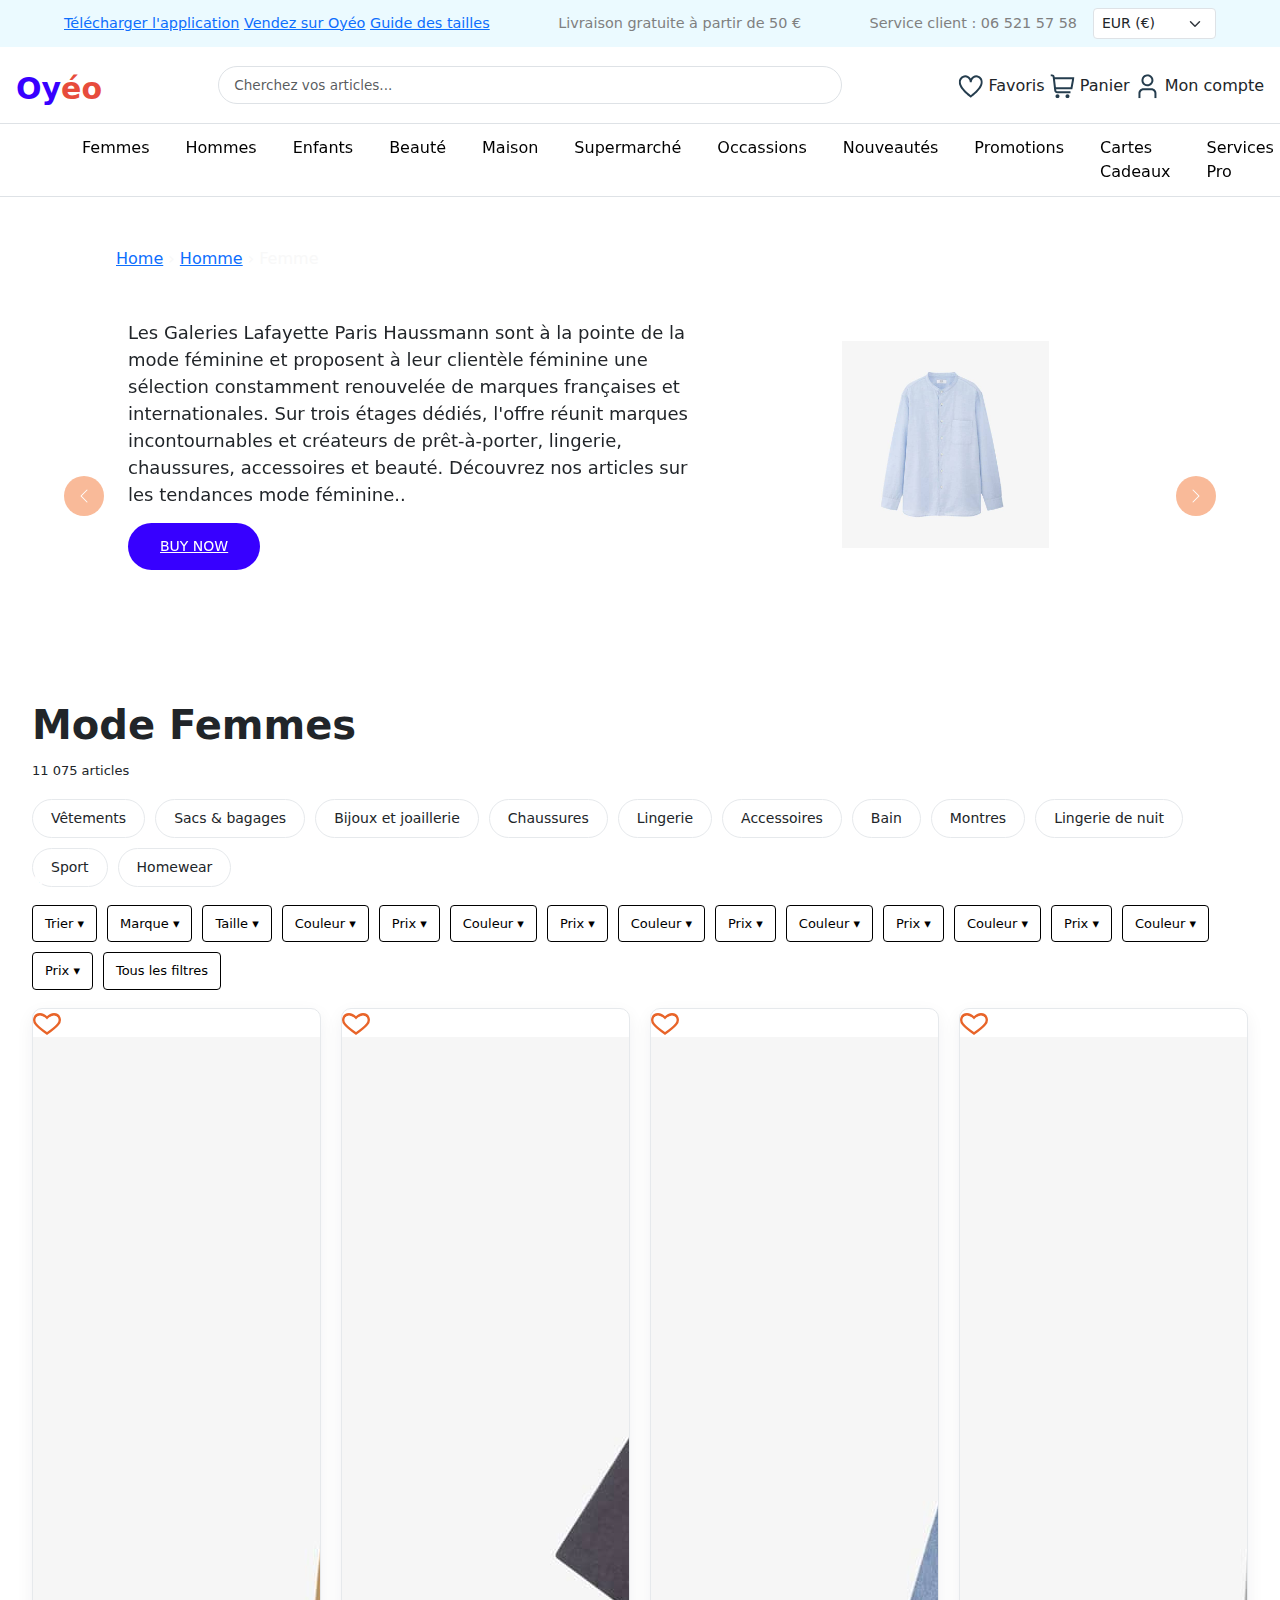
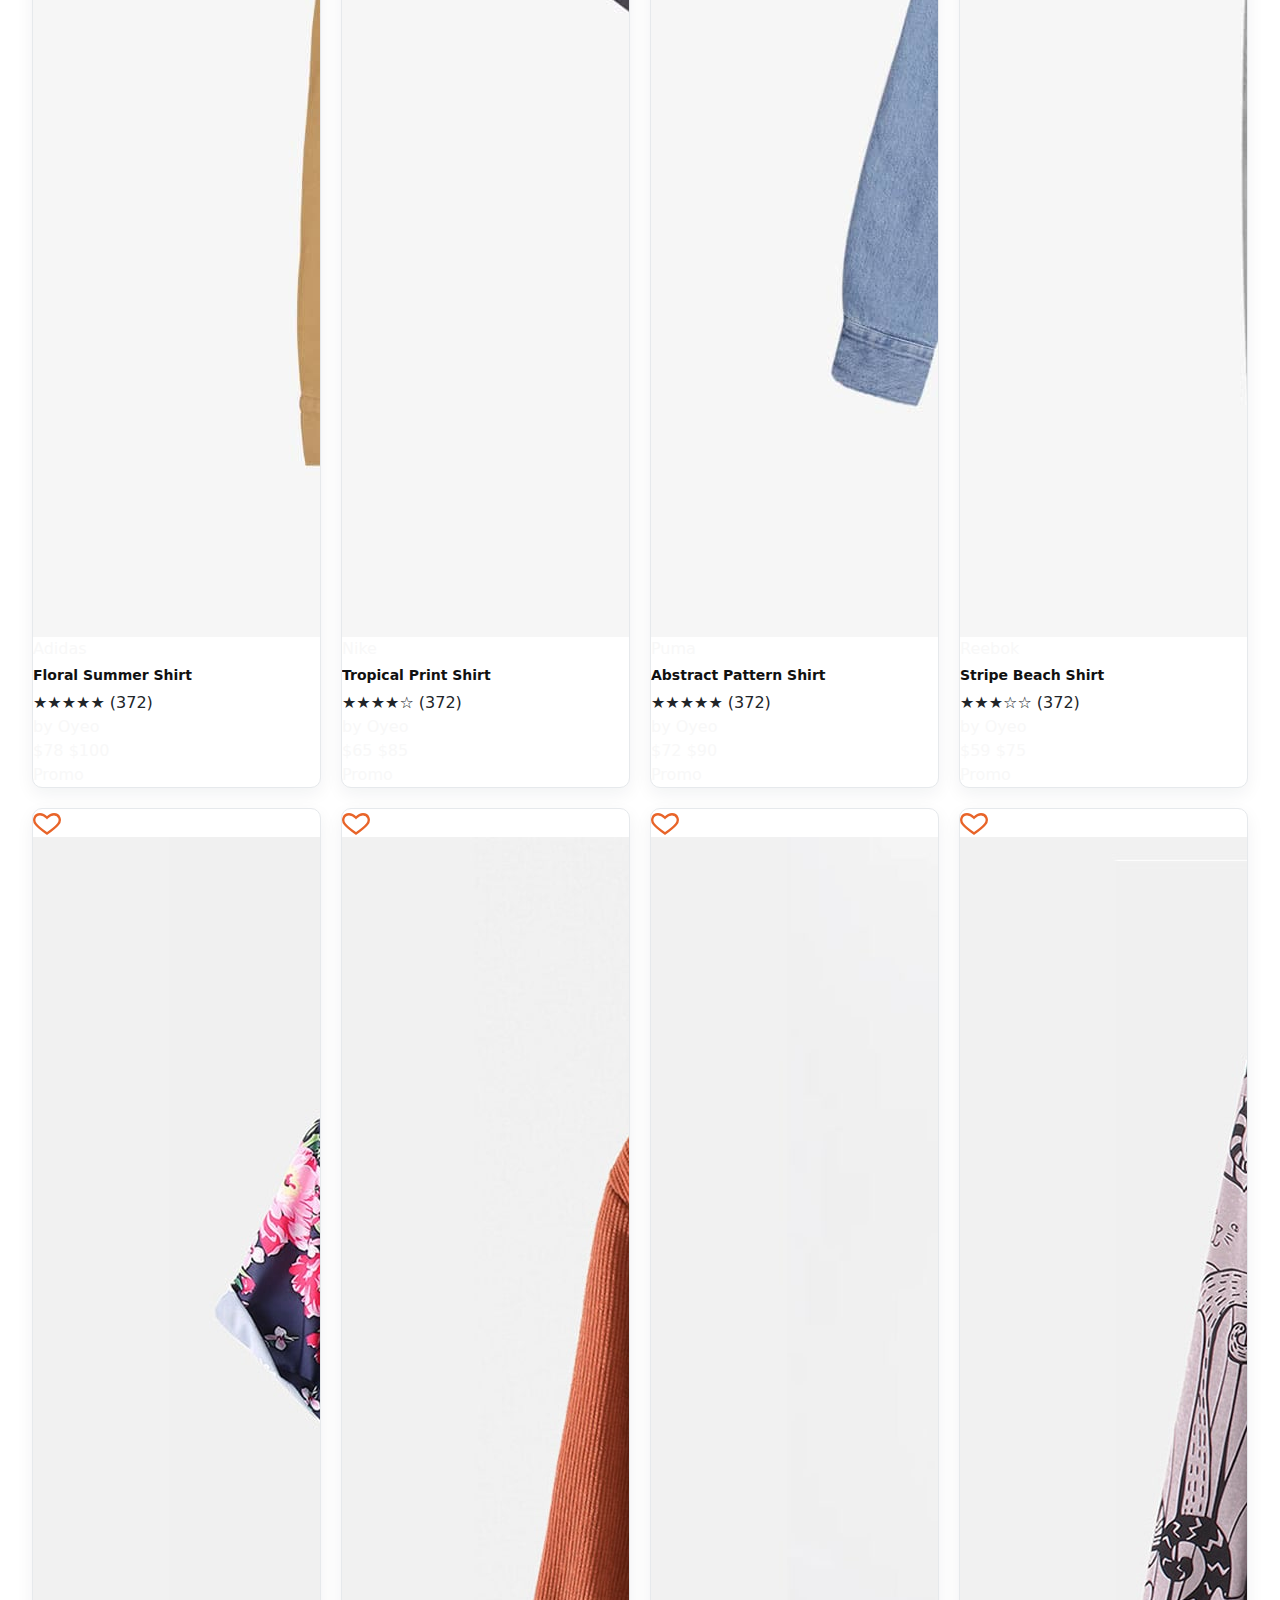
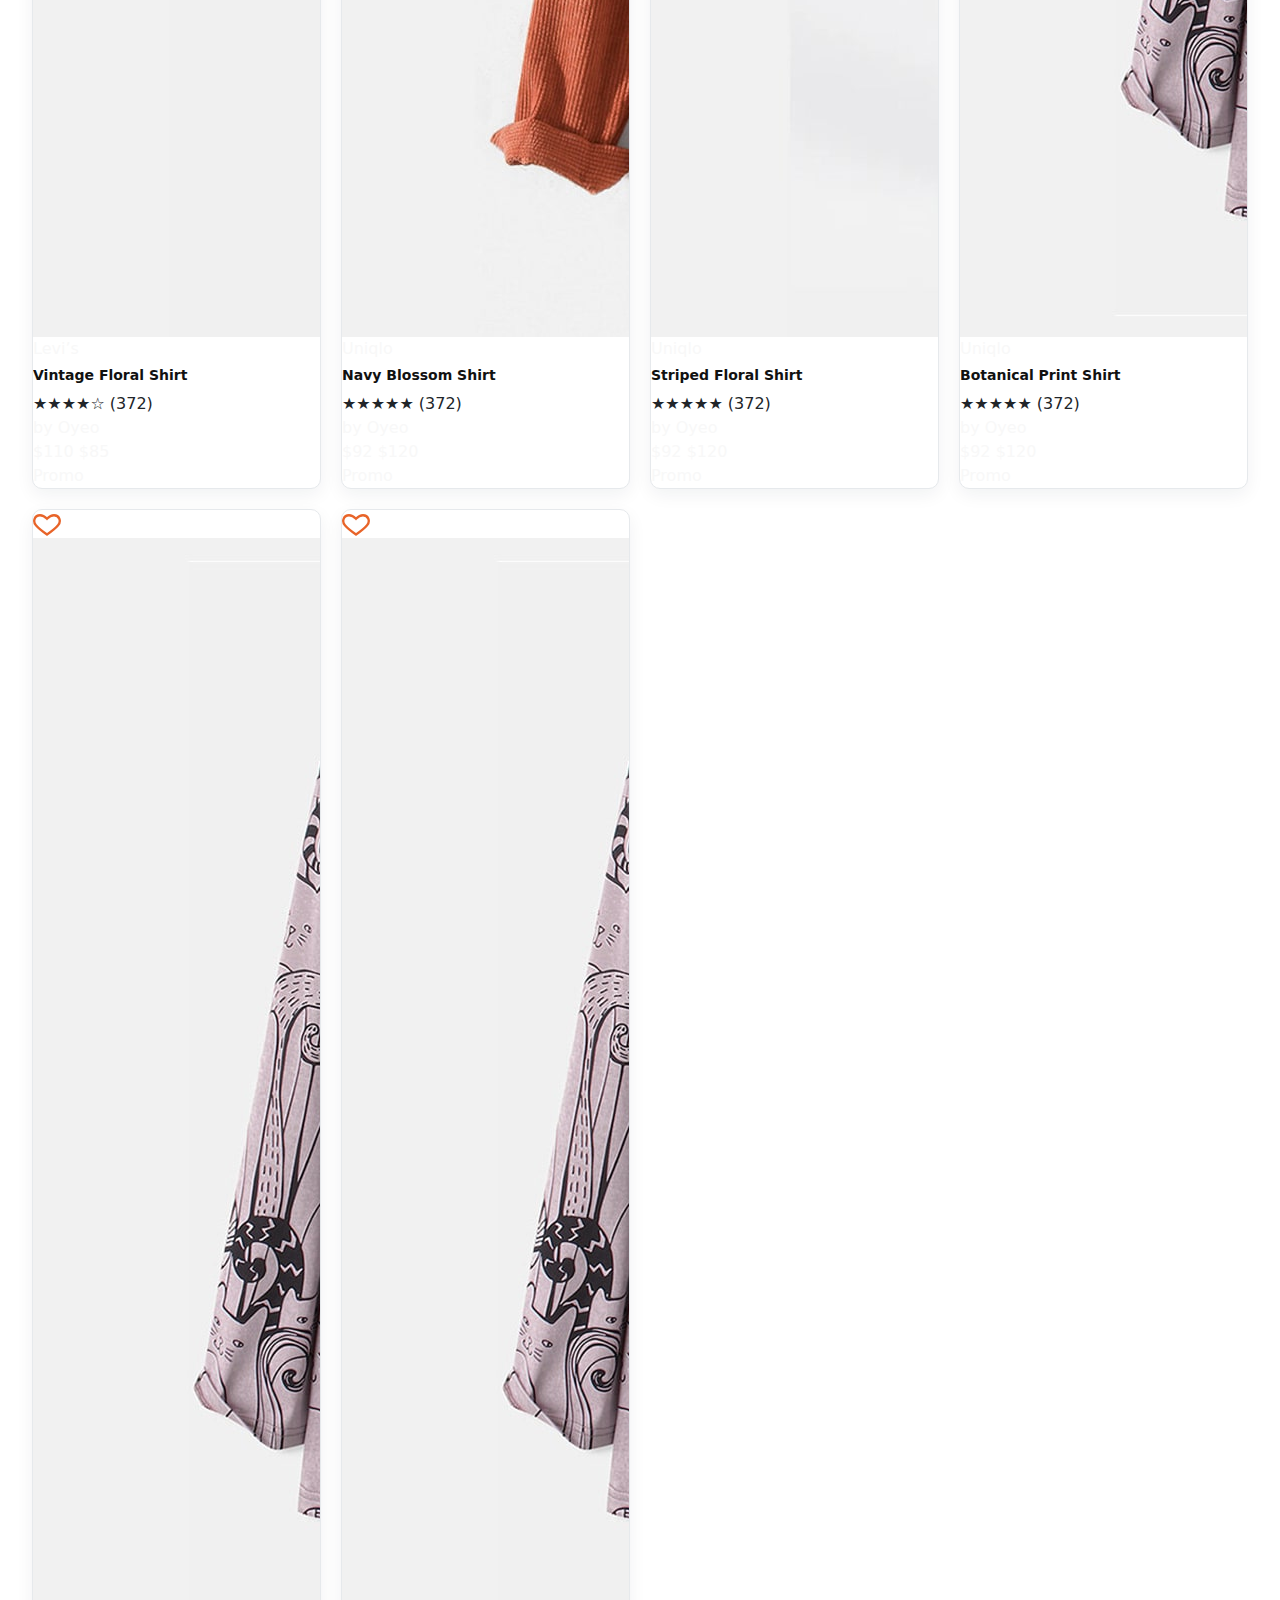
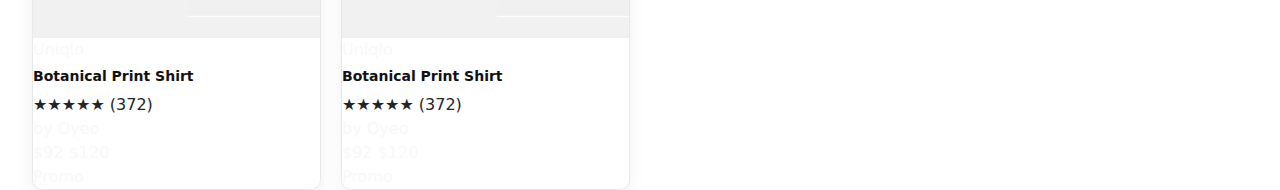
<file: categorie.html>
<!DOCTYPE html>
<html lang="en">

<head>
    <meta charset="UTF-8">
    <meta name="viewport" content="width=device-width, initial-scale=1.0">
    <title>Oyeo - home</title>
    <!-- CDN -->

    <link rel="stylesheet" href="https://cdnjs.cloudflare.com/ajax/libs/font-awesome/6.5.0/css/all.min.css">
    <link href="https://cdn.jsdelivr.net/npm/bootstrap@5.3.3/dist/css/bootstrap.min.css" rel="stylesheet">
    <script src="https://cdn.jsdelivr.net/npm/bootstrap@5.3.3/dist/js/bootstrap.bundle.min.js"></script>
    <script src="//cdnjs.cloudflare.com/ajax/libs/jquery/3.2.1/jquery.min.js"></script>

    <link href="https://raw.githubusercontent.com/daneden/animate.css/master/animate.css" rel="stylesheet">

    <!-- own css -->
     <link rel="stylesheet" href="assets1/dwn/bootstrap/bootstrap.min.css">
    <link rel="stylesheet" href="./assets1/own/custom_color.css">
    <link rel="stylesheet" href="./assets1/own/custom_font.css">
    <link rel="stylesheet" href="./assets1/own/custom_navigation.css">
    <link rel="stylesheet" href="./assets1/own/custom_categorie.css">
    <link rel="stylesheet" href="me.css">
    <link rel="stylesheet" href="style_cat.css">
</head>

<body>
    <!-- Top thin promo bar -->
<div class="topbar">
  <div class="bloc_container_1 d-flex justify-content-between align-items-center py-2">
    <!-- Liens gauche -->
    <div class="lienshaut">
      <a href="#">Télécharger l'application</a>
      <a href="#">Vendez sur Oyéo</a>
      <a href="#">Guide des tailles</a>
    </div>

    <!-- Bloc central : livraison -->
    <div id="livraison-bloc" class="livraison-bloc">
      Livraison gratuite à partir de 50 €</span>
    </div>

    <!-- Bloc droit : service client, langue, devise -->
    <div class="d-flex align-items-center gap-3">
      <div class="service-client">Service client : 06 521 57 58</div>

      <!-- Devise -->
      <div class="devise-choix d-flex align-items-center">
        <select id="select-devise" class="form-select form-select-sm">
          <option value="EUR">EUR (€)</option>
          <option value="USD">USD ($)</option>
          <option value="XAF">XAF (FCFA)</option>
        </select>
      </div>
    </div>
  </div>
</div>


  <!-- ☰ Menu Header with logo, search and actions -->
  <header class="container mainHeader  ">
    <div class="mainHeader-inner d-flex justify-content-between align-items-center py-2">
      <div class="logo " aria-label="logo">
        <span class="dot" style="font-size: 30px;">Oy</span><span style="color: #e74c3c; font-size: 30px;">éo</span>
      </div>

      <div class="blocsearch  ">
        <!-- simple search input -->
        <!-- <i class="fi-rs-search"></i> -->
        <input type="search" class="form-control w-100" placeholder="Cherchez vos articles..." id="searchInput" />

      </div>

      <div class="actions" aria-hidden="false">
        <div class="icon"><span class="icon_file"><img src="./assets/imgs/icons/icon-heart.svg" alt=""></span> Favoris</div>
        <div class="icon"><span class="icon_file"><img src="./assets/imgs/icons/icon-cart.svg" alt=""></span> Panier</div>
        <div class="icon"><span class="icon_file"><img src="./assets/imgs/icons/icon-user.svg" alt=""></span> Mon compte</div>
      </div>
    </div>
  </header>

  <div class="w-100 border-bottom border-top " style="position: sticky; top:0; z-index:16; background-color: white;">
    <div class="maNavigation">
      <div class="menu-bar">
        <ul>
          <li>
            <a href="./categorie.html">Femmes</a>
            <div class="sub-menu-1">
              <ul>
                <li>
                  <a href="">Vêtements </a>
                  <div class="sub-menu-2">
                    <div class="row">
                      <div class="col-sm-3">
                        <h6 class="enGras py-2">Tout voir</h6>
                        <a href="#">Robes</a>
                        <a href="#">Pantalons</a>
                        <a href="#">Jupes</a>
                        <a href="#">Chemisiers</a>
                        <a href="#">Blazers</a>
                        <a href="#">T-shirts</a>
                        <a href="#">Jeans</a>
                        <a href="#">Combinaisons</a>
                        <a href="#">Manteaux</a>
                        <a href="#">Vestes</a>

                      </div>
                      <div class="col-sm-3">
                        <h6 class="enGras py-2">Inspections</h6>
                        <a href="#">Nouveautés</a>
                        <a href="#">Tops & Chemisiers</a>
                        <a href="#">Combinaisons</a>
                        <a href="#">Tailleurs & Ensembles</a>
                        <a href="#">Pulls & Gilets</a>
                        <a href="#">Tenues de soirée</a>
                        <a href="#">Tenues décontractées</a>
                        <a href="#">Sacs & Accessoires</a>
                        <a href="#">Sport & Fitness</a>
                        <a href="#">Mode musulmane</a>
                        <a href="#">Grande taille</a>
                        <a href="#">Promotions</a>

                      </div>
                      <div class="col-sm-3">
                        <h6 class="enGras py-2">Marques a l'honneur</h6>
                        <a href="#">Zara</a>
                        <a href="#">H&M</a>
                        <a href="#">Mango</a>
                        <a href="#">Shein</a>
                        <a href="#">PrettyLittleThing</a>
                        <a href="#">Boohoo</a>
                        <a href="#">Dior</a>
                        <a href="#">Chanel</a>
                        <a href="#">Gucci</a>
                        <a href="#">Balmain</a>

                      </div>
                      <div class="col-sm-3">
                        <h6 class="enGras py-2">A la une</h6>
                        <div class=" row d-flex justify-content-between">
                          <div class="col-5">
                            <div class="image_navbar shadow-sm"
                              style="background-image: url('assets/img/articles/card-large-item7.jpg');">

                            </div>

                            <a href="#" class="enGras mt-2">Balmain sur mesure</a>

                          </div>
                          <div class="col-5">
                            <div class="image_navbar shadow-sm "
                              style="background-image: url('assets/img/articles/m1\ \(1\).jpg');">

                            </div>

                            <a href="#" class="enGras mt-2">Crème anti-soleil</a>

                          </div>
                          <div class="col-5">
                            <div class="image_navbar shadow-sm"
                              style="background-image: url('assets/img/articles/card-large-item2.jpg');">

                            </div>

                            <a href="#" class="enGras mt-2">Jupe veste</a>

                          </div>
                          <div class="col-5">
                            <div class="image_navbar shadow-sm"
                              style="background-image: url('assets/img/articles/card-image3.jpg');">

                            </div>

                            <a href="#" class="enGras mt-2">balerien de taille</a>

                          </div>
                        </div>
                      </div>
                    </div>
                  </div>
                </li>

                <li>
                  <a href="">Chaussures</a>
                  <div class="sub-menu-2">
                    <div class="row">
                      <div class="col-sm-3">
                        <h6 class="enGras py-2">Prêt à porter</h6>
                        <a href="#">Escarpins</a>
                        <a href="#">Sandales</a>
                        <a href="#">Bottes</a>
                        <a href="#">Bottines</a>
                        <a href="#">Mocassins</a>
                        <a href="#">Ballerines</a>
                        <a href="#">Sneakers</a>
                        <a href="#">Compensées</a>
                        <a href="#">Tongs</a>
                        <a href="#">Chaussures à talons</a>


                      </div>
                      <div class="col-sm-3">
                        <h6 class="enGras py-2">Inspections</h6>
                        <a href="#">Nouveautés</a>
                        <a href="#">Tops & Chemisiers</a>
                        <a href="#">Combinaisons</a>
                        <a href="#">Tailleurs & Ensembles</a>
                        <a href="#">Pulls & Gilets</a>
                        <a href="#">Tenues de soirée</a>
                        <a href="#">Tenues décontractées</a>
                        <a href="#">Sacs & Accessoires</a>
                        <a href="#">Sport & Fitness</a>
                        <a href="#">Mode musulmane</a>
                        <a href="#">Grande taille</a>
                        <a href="#">Promotions</a>

                      </div>
                      <div class="col-sm-3">
                        <h6 class="enGras py-2">Marques a l'honneur</h6>
                        <a href="#">Zara</a>
                        <a href="#">H&M</a>
                        <a href="#">Mango</a>
                        <a href="#">Shein</a>
                        <a href="#">PrettyLittleThing</a>
                        <a href="#">Boohoo</a>
                        <a href="#">Dior</a>
                        <a href="#">Chanel</a>
                        <a href="#">Gucci</a>
                        <a href="#">Balmain</a>

                      </div>
                      <div class="col-sm-3">
                        <h6 class="enGras py-2">A la une</h6>
                        <div class=" row d-flex justify-content-between">
                          <div class="col-5">
                            <div class="image_navbar shadow-sm"
                              style="background-image: url('assets/img/articles/card-large-item7.jpg');">

                            </div>

                            <a href="#" class="enGras mt-2">Balmain sur mesure</a>

                          </div>
                          <div class="col-5">
                            <div class="image_navbar shadow-sm "
                              style="background-image: url('assets/img/articles/m1\ \(1\).jpg');">

                            </div>

                            <a href="#" class="enGras mt-2">Crème anti-soleil</a>

                          </div>
                          <div class="col-5">
                            <div class="image_navbar shadow-sm"
                              style="background-image: url('assets/img/articles/card-large-item2.jpg');">

                            </div>

                            <a href="#" class="enGras mt-2">Jupe veste</a>

                          </div>
                          <div class="col-5">
                            <div class="image_navbar shadow-sm"
                              style="background-image: url('assets/img/articles/card-image3.jpg');">

                            </div>

                            <a href="#" class="enGras mt-2">balerien de taille</a>

                          </div>
                        </div>
                      </div>
                    </div>
                  </div>
                </li>
                <li>
                  <a href="">Sacs</a>
                  <div class="sub-menu-2">
                    <div class="row">
                      <div class="col-sm-3">
                        <h6 class="enGras py-2">Prêt à porter</h6>
                        <a href="#">Escarpins</a>
                        <a href="#">Sandales</a>
                        <a href="#">Tongs</a>
                        <a href="#">Chaussures à talons</a>


                      </div>
                      <div class="col-sm-3">
                        <h6 class="enGras py-2">Inspections</h6>
                        <a href="#">Nouveautés</a>
                        <a href="#">Tops & Chemisiers</a>
                        <a href="#">Combinaisons</a>
                        <a href="#">Tailleurs & Ensembles</a>
                        <a href="#">Grande taille</a>
                        <a href="#">Promotions</a>

                      </div>
                      <div class="col-sm-3">
                        <h6 class="enGras py-2">Marques a l'honneur</h6>
                        <a href="#">Zara</a>
                        <a href="#">H&M</a>
                        <a href="#">Mango</a>
                        <a href="#">Shein</a>
                        <a href="#">PrettyLittleThing</a>
                        <a href="#">Boohoo</a>
                        <a href="#">Dior</a>
                        <a href="#">Chanel</a>
                        <a href="#">Gucci</a>
                        <a href="#">Balmain</a>

                      </div>
                      <div class="col-sm-3">
                        <h6 class="enGras py-2">A la une</h6>
                        <div class=" row d-flex justify-content-between">
                          <div class="col-5">
                            <div class="image_navbar shadow-sm"
                              style="background-image: url('assets/img/articles/n4.jpg');">

                            </div>

                            <a href="#" class="enGras mt-2">Balmain sur mesure</a>

                          </div>
                          <div class="col-5">
                            <div class="image_navbar shadow-sm "
                              style="background-image: url('assets/img/articles/about-8.png');">

                            </div>

                            <a href="#" class="enGras mt-2">Crème anti-soleil</a>

                          </div>
                          <div class="col-5">
                            <div class="image_navbar shadow-sm"
                              style="background-image: url('assets/img/articles/card-large-item2.jpg');">

                            </div>

                            <a href="#" class="enGras mt-2">Jupe veste</a>

                          </div>
                          <div class="col-5">
                            <div class="image_navbar shadow-sm"
                              style="background-image: url('assets/img/articles/card-image3.jpg');">

                            </div>

                            <a href="#" class="enGras mt-2">balerien de taille</a>

                          </div>
                        </div>
                      </div>
                    </div>
                  </div>
                </li>
                <li>
                  <a href="">lingerie</a>
                  <div class="sub-menu-2">
                    <div class="row">
                      <div class="col-sm-3">
                        <h6 class="enGras py-2">Prêt à porter</h6>
                        <a href="#">Soutiens-gorge</a>
                        <a href="#">Culottes</a>
                        <a href="#">Shortys</a>
                        <a href="#">Strings</a>
                        <a href="#">Bodies</a>
                        <a href="#">Nuisettes</a>
                        <a href="#">Guêpières</a>
                        <a href="#">Bustiers</a>
                        <a href="#">Bas et collants</a>
                        <a href="#">Lingerie de nuit</a>



                      </div>
                      <div class="col-sm-3">
                        <h6 class="enGras py-2">Inspections</h6>
                        <a href="#">Nouveautés</a>
                        <a href="#">Tops & Chemisiers</a>
                        <a href="#">Combinaisons</a>
                        <a href="#">Mode musulmane</a>
                        <a href="#">Grande taille</a>
                        <a href="#">Promotions</a>

                      </div>
                      <div class="col-sm-3">
                        <h6 class="enGras py-2">Marques a l'honneur</h6>
                        <a href="#">Victoria's Secret</a>
                        <a href="#">Calvin Klein</a>
                        <a href="#">La Perla</a>
                        <a href="#">Intimissimi</a>
                        <a href="#">Etam</a>
                        <a href="#">Triumph</a>
                        <a href="#">Hunkemöller</a>
                        <a href="#">Aubade</a>
                        <a href="#">Simone Pérèle</a>
                        <a href="#">Agent Provocateur</a>


                      </div>
                      <div class="col-sm-3">
                        <h6 class="enGras py-2">A la une</h6>
                        <div class=" row d-flex justify-content-between">
                          <div class="col-5">
                            <div class="image_navbar shadow-sm"
                              style="background-image: url('assets/img/articles/card-image6.jpg');">

                            </div>

                            <a href="#" class="enGras mt-2">Balmain sur mesure</a>

                          </div>
                          <div class="col-5">
                            <div class="image_navbar shadow-sm "
                              style="background-image: url('assets/img/articles/m1\ \(1\).jpg');">

                            </div>

                            <a href="#" class="enGras mt-2">Crème anti-soleil</a>

                          </div>
                          <div class="col-5">
                            <div class="image_navbar shadow-sm"
                              style="background-image: url('assets/img/articles/card-item5.jpg');">

                            </div>

                            <a href="#" class="enGras mt-2">Jupe veste</a>

                          </div>
                          <div class="col-5">
                            <div class="image_navbar shadow-sm"
                              style="background-image: url('assets/img/articles/card-item3.jpg');">

                            </div>

                            <a href="#" class="enGras mt-2">balerien de taille</a>

                          </div>
                        </div>
                      </div>
                    </div>
                  </div>
                </li>
                <li><a href="">accessoire</a></li>
                <li><a href="">bijoux et joullerie</a></li>
                <li><a href="">idées cadeux</a></li>
                <li><a href="">tout l'univers femme</a></li>
              </ul>
            </div>
          </li>

          <li>
            <a href="">Hommes</a>
            <div class="sub-menu-1">
              <ul>
                <li>
                  <a href="">Vêtements </a>
                  <div class="sub-menu-2">
                    <div class="row">
                      <div class="col-sm-3">
                        <h6 class="enGras py-2">Prêt à porter</h6>
                        <a href="#">Chemises</a>
                        <a href="#">T-shirts</a>
                        <a href="#">Pantalons</a>
                        <a href="#">Jeans</a>
                        <a href="#">Costumes</a>
                        <a href="#">Blazers</a>
                        <a href="#">Pulls</a>
                        <a href="#">Shorts</a>
                        <a href="#">Vestes</a>
                        <a href="#">Polos</a>


                      </div>
                      <div class="col-sm-3">
                        <h6 class="enGras py-2">Inspections</h6>
                        <a href="#">Nouveautés</a>
                        <a href="#">Chemises</a>
                        <a href="#">T-shirts</a>
                        <a href="#">Pantalons</a>
                        <a href="#">Jeans</a>
                        <a href="#">Costumes & Blazers</a>
                        <a href="#">Pulls & Gilets</a>
                        <a href="#">Shorts</a>
                        <a href="#">Manteaux & Vestes</a>
                        <a href="#">Chaussures & Accessoires</a>


                      </div>
                      <div class="col-sm-3">
                        <h6 class="enGras py-2">Marques a l'honneur</h6>
                        <a href="#">Zara Man</a>
                        <a href="#">H&M</a>
                        <a href="#">Uniqlo</a>
                        <a href="#">Levi's</a>
                        <a href="#">Tommy Hilfiger</a>
                        <a href="#">Ralph Lauren</a>
                        <a href="#">Nike</a>
                        <a href="#">Adidas</a>
                        <a href="#">Polo</a>
                        <a href="#">Gucci</a>


                      </div>
                      <div class="col-sm-3">
                        <h6 class="enGras py-2">A la une</h6>
                        <div class=" row d-flex justify-content-between">
                          <div class="col-5">
                            <div class="image_navbar shadow-sm"
                              style="background-image: url('assets/img/articles/f8.jpg');">

                            </div>

                            <a href="#" class="enGras mt-2">nappe</a>

                          </div>
                          <div class="col-5">
                            <div class="image_navbar shadow-sm "
                              style="background-image: url('assets/img/articles/f7.jpg');">

                            </div>

                            <a href="#" class="enGras mt-2">Askitt</a>

                          </div>
                          <div class="col-5">
                            <div class="image_navbar shadow-sm"
                              style="background-image: url('assets/img/articles/b2.jpg');">

                            </div>

                            <a href="#" class="enGras mt-2">Jupe veste</a>

                          </div>
                          <div class="col-5">
                            <div class="image_navbar shadow-sm"
                              style="background-image: url('assets/img/articles/card-image3.jpg');">

                            </div>

                            <a href="#" class="enGras mt-2">balerien de taille</a>

                          </div>
                        </div>
                      </div>
                    </div>
                  </div>
                </li>

                <li>
                  <a href="">Chaussures</a>
                  <div class="sub-menu-2">
                    <div class="row">
                      <div class="col-sm-3">
                        <h6 class="enGras py-2">Prêt à porter</h6>
                        <a href="#">Escarpins</a>
                        <a href="#">Sandales</a>
                        <a href="#">Bottes</a>
                        <a href="#">Bottines</a>
                        <a href="#">Mocassins</a>
                        <a href="#">Ballerines</a>
                        <a href="#">Sneakers</a>
                        <a href="#">Compensées</a>
                        <a href="#">Tongs</a>
                        <a href="#">Chaussures à talons</a>


                      </div>
                      <div class="col-sm-3">
                        <h6 class="enGras py-2">Inspections</h6>
                        <a href="#">Nouveautés</a>
                        <a href="#">Tops & Chemisiers</a>
                        <a href="#">Combinaisons</a>
                        <a href="#">Tailleurs & Ensembles</a>
                        <a href="#">Pulls & Gilets</a>
                        <a href="#">Tenues de soirée</a>
                        <a href="#">Tenues décontractées</a>
                        <a href="#">Sacs & Accessoires</a>
                        <a href="#">Sport & Fitness</a>
                        <a href="#">Mode musulmane</a>
                        <a href="#">Grande taille</a>
                        <a href="#">Promotions</a>

                      </div>
                      <div class="col-sm-3">
                        <h6 class="enGras py-2">Marques a l'honneur</h6>
                        <a href="#">Zara</a>
                        <a href="#">H&M</a>
                        <a href="#">Mango</a>
                        <a href="#">Shein</a>
                        <a href="#">PrettyLittleThing</a>
                        <a href="#">Boohoo</a>
                        <a href="#">Dior</a>
                        <a href="#">Chanel</a>
                        <a href="#">Gucci</a>
                        <a href="#">Balmain</a>

                      </div>
                      <div class="col-sm-3">
                        <h6 class="enGras py-2">A la une</h6>
                        <div class=" row d-flex justify-content-between">
                          <div class="col-5">
                            <div class="image_navbar shadow-sm"
                              style="background-image: url('assets/img/articles/card-large-item7.jpg');">

                            </div>

                            <a href="#" class="enGras mt-2">Balmain sur mesure</a>

                          </div>
                          <div class="col-5">
                            <div class="image_navbar shadow-sm "
                              style="background-image: url('assets/img/articles/m1\ \(1\).jpg');">

                            </div>

                            <a href="#" class="enGras mt-2">Crème anti-soleil</a>

                          </div>
                          <div class="col-5">
                            <div class="image_navbar shadow-sm"
                              style="background-image: url('assets/img/articles/card-large-item2.jpg');">

                            </div>

                            <a href="#" class="enGras mt-2">Jupe veste</a>

                          </div>
                          <div class="col-5">
                            <div class="image_navbar shadow-sm"
                              style="background-image: url('assets/img/articles/card-image3.jpg');">

                            </div>

                            <a href="#" class="enGras mt-2">balerien de taille</a>

                          </div>
                        </div>
                      </div>
                    </div>
                  </div>
                </li>
                <li>
                  <a href="">Sacs</a>
                  <div class="sub-menu-2">
                    <div class="row">
                      <div class="col-sm-3">
                        <h6 class="enGras py-2">Prêt à porter</h6>
                        <a href="#">Escarpins</a>
                        <a href="#">Sandales</a>
                        <a href="#">Tongs</a>
                        <a href="#">Chaussures à talons</a>


                      </div>
                      <div class="col-sm-3">
                        <h6 class="enGras py-2">Inspections</h6>
                        <a href="#">Nouveautés</a>
                        <a href="#">Tops & Chemisiers</a>
                        <a href="#">Combinaisons</a>
                        <a href="#">Tailleurs & Ensembles</a>
                        <a href="#">Grande taille</a>
                        <a href="#">Promotions</a>

                      </div>
                      <div class="col-sm-3">
                        <h6 class="enGras py-2">Marques a l'honneur</h6>
                        <a href="#">Zara</a>
                        <a href="#">H&M</a>
                        <a href="#">Mango</a>
                        <a href="#">Shein</a>
                        <a href="#">PrettyLittleThing</a>
                        <a href="#">Boohoo</a>
                        <a href="#">Dior</a>
                        <a href="#">Chanel</a>
                        <a href="#">Gucci</a>
                        <a href="#">Balmain</a>

                      </div>
                      <div class="col-sm-3">
                        <h6 class="enGras py-2">A la une</h6>
                        <div class=" row d-flex justify-content-between">
                          <div class="col-5">
                            <div class="image_navbar shadow-sm"
                              style="background-image: url('assets/img/articles/n4.jpg');">

                            </div>

                            <a href="#" class="enGras mt-2">Balmain sur mesure</a>

                          </div>
                          <div class="col-5">
                            <div class="image_navbar shadow-sm "
                              style="background-image: url('assets/img/articles/about-8.png');">

                            </div>

                            <a href="#" class="enGras mt-2">Crème anti-soleil</a>

                          </div>
                          <div class="col-5">
                            <div class="image_navbar shadow-sm"
                              style="background-image: url('assets/img/articles/card-large-item2.jpg');">

                            </div>

                            <a href="#" class="enGras mt-2">Jupe veste</a>

                          </div>
                          <div class="col-5">
                            <div class="image_navbar shadow-sm"
                              style="background-image: url('assets/img/articles/card-image3.jpg');">

                            </div>

                            <a href="#" class="enGras mt-2">balerien de taille</a>

                          </div>
                        </div>
                      </div>
                    </div>
                  </div>
                </li>
                <li>
                  <a href="">lingerie</a>
                  <div class="sub-menu-2">
                    <div class="row">
                      <div class="col-sm-3">
                        <h6 class="enGras py-2">Prêt à porter</h6>
                        <a href="#">Soutiens-gorge</a>
                        <a href="#">Culottes</a>
                        <a href="#">Shortys</a>
                        <a href="#">Strings</a>
                        <a href="#">Bodies</a>
                        <a href="#">Nuisettes</a>
                        <a href="#">Guêpières</a>
                        <a href="#">Bustiers</a>
                        <a href="#">Bas et collants</a>
                        <a href="#">Lingerie de nuit</a>



                      </div>
                      <div class="col-sm-3">
                        <h6 class="enGras py-2">Inspections</h6>
                        <a href="#">Nouveautés</a>
                        <a href="#">Tops & Chemisiers</a>
                        <a href="#">Combinaisons</a>
                        <a href="#">Mode musulmane</a>
                        <a href="#">Grande taille</a>
                        <a href="#">Promotions</a>

                      </div>
                      <div class="col-sm-3">
                        <h6 class="enGras py-2">Marques a l'honneur</h6>
                        <a href="#">Victoria's Secret</a>
                        <a href="#">Calvin Klein</a>
                        <a href="#">La Perla</a>
                        <a href="#">Intimissimi</a>
                        <a href="#">Etam</a>
                        <a href="#">Triumph</a>
                        <a href="#">Hunkemöller</a>
                        <a href="#">Aubade</a>
                        <a href="#">Simone Pérèle</a>
                        <a href="#">Agent Provocateur</a>


                      </div>
                      <div class="col-sm-3">
                        <h6 class="enGras py-2">A la une</h6>
                        <div class=" row d-flex justify-content-between">
                          <div class="col-5">
                            <div class="image_navbar shadow-sm"
                              style="background-image: url('assets/img/articles/card-image6.jpg');">

                            </div>

                            <a href="#" class="enGras mt-2">Balmain sur mesure</a>

                          </div>
                          <div class="col-5">
                            <div class="image_navbar shadow-sm "
                              style="background-image: url('assets/img/articles/m1\ \(1\).jpg');">

                            </div>

                            <a href="#" class="enGras mt-2">Crème anti-soleil</a>

                          </div>
                          <div class="col-5">
                            <div class="image_navbar shadow-sm"
                              style="background-image: url('assets/img/articles/card-item5.jpg');">

                            </div>

                            <a href="#" class="enGras mt-2">Jupe veste</a>

                          </div>
                          <div class="col-5">
                            <div class="image_navbar shadow-sm"
                              style="background-image: url('assets/img/articles/card-item3.jpg');">

                            </div>

                            <a href="#" class="enGras mt-2">balerien de taille</a>

                          </div>
                        </div>
                      </div>
                    </div>
                  </div>
                </li>
                <li><a href="">accessoire</a></li>
                <li><a href="">bijoux et joullerie</a></li>
                <li><a href="">idées cadeux</a></li>
                <li><a href="">tout l'univers femme</a></li>
              </ul>
            </div>
          </li>

          <li><a href="">Enfants</a></li>
          <li><a href="">Beauté</a></li>
          <li><a href="">maison</a></li>
          <li><a href="">supermarché</a></li>
          <li><a href="">occassions</a></li>
          <li><a href="">nouveautés</a></li>
          <li><a href="">promotions</a></li>
          <li><a href="">cartes cadeaux</a></li>
          <li><a href="">services pro</a></li>
          <li><a href="">Diaspora</a></li>
          <!-- <li><a href="">Bonne année</a></li> -->

        </ul>
      </div>
    </div>

  </div>


<section class="breadcrumb-option" style="margin-left: 100px; margin-top: 50px;">
    <div class="container">
        <div class="row">
            <div class="col-lg-12">
                <div class="breadcrumb__text">
                    <div class="breadcrumb__links styled-breadcrumb">
                        <a href="index.html">Home</a>
                        <span class="separator">›</span>
                        <a href="categorie.html">Homme</a>
                        <span class="separator">›</span>
                        <span class="current">Femme</span>
                    </div>
                </div>
            </div>
        </div>
    </div>
</section>

    <!-- --------- barre de publicite  data-bs-ride="false"---------- -->

    <div class="bloc_container_1">
        <div id="myCarousel" class=" carousel slide carousel-fade p-5" data-bs-ride="carousel">
            <div class="carousel-inner">

                <div class="carousel-item active">
                    <div class="mask flex-center">
                        <div class="container">
                            <div class="row align-items-center">
                                <div class="col-md-7 col-12 order-md-1 order-2">
                                  
                                    <p> Les Galeries Lafayette Paris Haussmann sont à la pointe de la mode féminine et
                                        proposent à leur clientèle féminine une sélection constamment renouvelée de
                                        marques françaises et internationales. Sur trois étages dédiés, l'offre réunit
                                        marques incontournables et créateurs de prêt-à-porter,
                                        lingerie, chaussures, accessoires et beauté. Découvrez nos articles sur les
                                        tendances mode féminine..</p>
                                    <a href="#">BUY NOW</a>
                                </div>
                                <div class="col-md-5 col-12 order-md-2 order-1">
                                    <img src="./assets1/img/articles/n1.jpg" class="mx-auto d-block w-50" alt="slide">
                                </div>
                            </div>
                        </div>
                    </div>
                </div>

                <div class="carousel-item">
                    <div class="mask flex-center">
                        <div class="container">
                            <div class="row align-items-center">
                                <div class="col-md-7 col-12 order-md-1 order-2">
                                    
                                    <p> Les Galeries Lafayette Paris Haussmann sont à la pointe de la mode féminine et
                                        proposent à leur clientèle féminine une sélection constamment renouvelée de
                                        marques françaises et internationales. Sur trois étages dédiés, l'offre réunit
                                        marques incontournables et créateurs de prêt-à-porter,
                                        lingerie, chaussures, accessoires et beauté. Découvrez nos articles sur les
                                        tendances mode féminine..</p>
                                    <a href="#">BUY NOW</a>
                                </div>
                                <div class="col-md-5 col-12 order-md-2 order-1">
                                    <img src="./assets/imgs/articles/n2.jpg" class="mx-auto d-block w-50" alt="slide">
                                </div>
                            </div>
                        </div>
                    </div>
                </div>

                <div class="carousel-item">
                    <div class="mask flex-center">
                        <div class="container">
                            <div class="row align-items-center">
                                <div class="col-md-7 col-12 order-md-1 order-2">
                                    
                                    <p> Les Galeries Lafayette Paris Haussmann sont à la pointe de la mode féminine et
                                        proposent à leur clientèle féminine une sélection constamment renouvelée de
                                        marques françaises et internationales. Sur trois étages dédiés, l'offre réunit
                                        marques incontournables et créateurs de prêt-à-porter,
                                        lingerie, chaussures, accessoires et beauté. Découvrez nos articles sur les
                                        tendances mode féminine..</p>
                                    <a href="#">BUY NOW</a>
                                </div>
                                <div class="col-md-5 col-12 order-md-2 order-1">
                                    <img src="./assets/imgs/articles/n5.jpg" class="mx-auto d-block w-50" alt="slide">
                                </div>
                            </div>
                        </div>
                    </div>
                </div>

            </div>


            <button class="carousel-control-prev" type="button" data-bs-target="#myCarousel" data-bs-slide="prev">
                <span class="carousel-control-prev-icon" aria-hidden="true"></span>
                <span class="visually-hidden">Previous</span>
            </button>

            <button class="carousel-control-next" type="button" data-bs-target="#myCarousel" data-bs-slide="next">
                <span class="carousel-control-next-icon" aria-hidden="true"></span>
                <span class="visually-hidden">Next</span>
            </button>
        </div>
    </div>

    </div>

<!-- SECTION DES PRODUITS -->
    <section class="content" style="margin-top: -20px;">
       <h1 class="page-title" style="font-size: 40px; font-weight: bold;">Mode Femmes</h1>
             <div style="color:var(--muted-text); font-size:13px; margin-bottom:8px">11 075 articles</div>
      <!-- Barre de pastilles (catégories rapides) -->
      <div class="category-pills" aria-label="Catégories rapides">
        <button class="pill">Vêtements</button>
        <button class="pill">Sacs & bagages</button>
        <button class="pill">Bijoux et joaillerie</button>
        <button class="pill">Chaussures</button>
        <button class="pill">Lingerie</button>
        <button class="pill">Accessoires</button>
        <button class="pill">Bain</button>
        <button class="pill">Montres</button>
        <button class="pill">Lingerie de nuit</button>
        <button class="pill">Sport</button>
        <button class="pill">Homewear</button>
      </div>

      <!-- En-tête contenu: titre + filtres -->
      <div class="content-header">

        <div class="filters" role="toolbar" aria-label="Filtres">
          <button class="filter-btn">Trier ▾</button>
          <button class="filter-btn">Marque ▾</button>
          <button class="filter-btn">Taille ▾</button>
          <button class="filter-btn">Couleur ▾</button>
          <button class="filter-btn">Prix ▾</button>
          <button class="filter-btn">Couleur ▾</button>
          <button class="filter-btn">Prix ▾</button>
          <button class="filter-btn">Couleur ▾</button>
          <button class="filter-btn">Prix ▾</button>
          <button class="filter-btn">Couleur ▾</button>
          <button class="filter-btn">Prix ▾</button>
          <button class="filter-btn">Couleur ▾</button>
          <button class="filter-btn">Prix ▾</button>
          <button class="filter-btn">Couleur ▾</button>
          <button class="filter-btn">Prix ▾</button>
          <button class="filter-btn">Tous les filtres</button>
        </div>
      </div>
      <div class="product-carousel-wrapper" style="margin-top: 10px;">
        <!-- Flèche gauche -->

        <!-- Conteneur scrollable des cartes -->
        <div class="product-grid scroll-container">
          <!-- Carte produit 1 -->
          <div class="product-card">
            <span class="badge">Vegetable</span>
            <svg class="fav-icon" viewBox="0 0 24 24" width="28" height="28">
              <path
                d="M12 21s-6.5-4.35-9.5-7.88C-0.5 9.5 1.5 4.5 6 4.5c2 0 4 1 6 3 2-2 4-3 6-3 4.5 0 6.5 5 3.5 8.62C18.5 16.65 12 21 12 21z"
                stroke="#e86429" fill="transparent" stroke-width="2" />
            </svg>
            <div class="img-wrap">
              <img src="assets/imgs/habit/n7.jpg" alt="Floral Summer Shirt">
            </div>
            <div class="card-body">
              <span class="brand">Adidas</span>
              <h3 class="product-title">Floral Summer Shirt</h3>
              <div class="rating">★★★★★ (372)</div>
              <div class="by-text">
                <span class="by">by</span>
                <span class="oye">Oyeo</span>
              </div>
              <div class="product-footer">
                <div class="price-group">
                  <span class="price">$78</span>
                  <span class="original-price">$100</span>
                </div>
                <span class="promo-label">Promo</span>
              </div>
            </div>
          </div>

          <!-- Carte produit 2 -->
          <div class="product-card">
            <span class="badge">Vegetable</span>
            <svg class="fav-icon" viewBox="0 0 24 24" width="28" height="28">
              <path
                d="M12 21s-6.5-4.35-9.5-7.88C-0.5 9.5 1.5 4.5 6 4.5c2 0 4 1 6 3 2-2 4-3 6-3 4.5 0 6.5 5 3.5 8.62C18.5 16.65 12 21 12 21z"
                stroke="#e86429" fill="transparent" stroke-width="2" />
            </svg>
            <div class="img-wrap">
              <img src="assets/imgs/habit/n8.jpg" alt="Tropical Print Shirt">
            </div>
            <div class="card-body">
              <span class="brand">Nike</span>
              <h3 class="product-title">Tropical Print Shirt</h3>
              <div class="rating">★★★★☆ (372)</div>
              <div class="by-text">
                <span class="by">by</span>
                <span class="oye">Oyeo</span>
              </div>
              <div class="product-footer">
                <div class="price-group">
                  <span class="price">$65</span>
                  <span class="original-price">$85</span>
                </div>
                <span class="promo-label">Promo</span>
              </div>
            </div>
          </div>

          <!-- Carte produit 3 -->
          <div class="product-card">
            <span class="badge">Vegetable</span>
            <svg class="fav-icon" viewBox="0 0 24 24" width="28" height="28">
              <path
                d="M12 21s-6.5-4.35-9.5-7.88C-0.5 9.5 1.5 4.5 6 4.5c2 0 4 1 6 3 2-2 4-3 6-3 4.5 0 6.5 5 3.5 8.62C18.5 16.65 12 21 12 21z"
                stroke="#e86429" fill="transparent" stroke-width="2" />
            </svg>
            <div class="img-wrap">
              <img src="assets/imgs/habit/n5.jpg" alt="Abstract Pattern Shirt">
            </div>
            <div class="card-body">
              <span class="brand">Puma</span>
              <h3 class="product-title">Abstract Pattern Shirt</h3>
              <div class="rating">★★★★★ (372)</div>
              <div class="by-text">
                <span class="by">by</span>
                <span class="oye">Oyeo</span>
              </div>
              <div class="product-footer">
                <div class="price-group">
                  <span class="price">$72</span>
                  <span class="original-price">$90</span>
                </div>
                <span class="promo-label">Promo</span>
              </div>
            </div>
          </div>

          <!-- Carte produit 4 -->
          <div class="product-card">
            <span class="badge">Vegetable</span>
            <svg class="fav-icon" viewBox="0 0 24 24" width="28" height="28">
              <path
                d="M12 21s-6.5-4.35-9.5-7.88C-0.5 9.5 1.5 4.5 6 4.5c2 0 4 1 6 3 2-2 4-3 6-3 4.5 0 6.5 5 3.5 8.62C18.5 16.65 12 21 12 21z"
                stroke="#e86429" fill="transparent" stroke-width="2" />
            </svg>
            <div class="img-wrap">
              <img src="assets/imgs/habit/n6.jpg" alt="Stripe Beach Shirt">
            </div>
            <div class="card-body">
              <span class="brand">Reebok</span>
              <h3 class="product-title">Stripe Beach Shirt</h3>
              <div class="rating">★★★☆☆ (372)</div>
              <div class="by-text">
                <span class="by">by</span>
                <span class="oye">Oyeo</span>
              </div>
              <div class="product-footer">
                <div class="price-group">
                  <span class="price">$59</span>
                  <span class="original-price">$75</span>
                </div>
                <span class="promo-label">Promo</span>
              </div>
            </div>
          </div>

          <!-- Carte produit 5 -->
          <div class="product-card">
            <span class="badge">Vegetable</span>
            <svg class="fav-icon" viewBox="0 0 24 24" width="28" height="28">
              <path
                d="M12 21s-6.5-4.35-9.5-7.88C-0.5 9.5 1.5 4.5 6 4.5c2 0 4 1 6 3 2-2 4-3 6-3 4.5 0 6.5 5 3.5 8.62C18.5 16.65 12 21 12 21z"
                stroke="#e86429" fill="transparent" stroke-width="2" />
            </svg>
            <div class="img-wrap">
              <img src="assets/imgs/habit/f5.jpg" alt="Vintage Floral Shirt">
            </div>
            <div class="card-body">
              <span class="brand">Levi’s</span>
              <h3 class="product-title">Vintage Floral Shirt</h3>
              <div class="rating">★★★★☆ (372)</div>
              <div class="by-text">
                <span class="by">by</span>
                <span class="oye">Oyeo</span>
              </div>
              <div class="product-footer">
                <div class="price-group">
                  <span class="price">$110</span>
                  <span class="original-price">$85</span>
                </div>
                <span class="promo-label">Promo</span>
              </div>
            </div>
          </div>

          <!-- Carte produit 6 -->
          <div class="product-card">
            <span class="badge">Vegetable</span>
            <svg class="fav-icon" viewBox="0 0 24 24" width="28" height="28">
              <path
                d="M12 21s-6.5-4.35-9.5-7.88C-0.5 9.5 1.5 4.5 6 4.5c2 0 4 1 6 3 2-2 4-3 6-3 4.5 0 6.5 5 3.5 8.62C18.5 16.65 12 21 12 21z"
                stroke="#e86429" fill="transparent" stroke-width="2" />
            </svg>
            <div class="img-wrap">
              <img src="assets/imgs/habit/f6.jpg" alt="Navy Blossom Shirt">
            </div>
            <div class="card-body">
              <span class="brand">Uniqlo</span>
              <h3 class="product-title">Navy Blossom Shirt</h3>
              <div class="rating">★★★★★ (372)</div>
              <div class="by-text">
                <span class="by">by</span>
                <span class="oye">Oyeo</span>
              </div>
              <div class="product-footer">
                <div class="price-group">
                  <span class="price">$92</span>
                  <span class="original-price">$120</span>
                </div>
                <span class="promo-label">Promo</span>
              </div>
            </div>
          </div>

          <!-- Carte produit 7 -->
          <div class="product-card">
            <span class="badge">Vegetable</span>
            <svg class="fav-icon" viewBox="0 0 24 24" width="28" height="28">
              <path
                d="M12 21s-6.5-4.35-9.5-7.88C-0.5 9.5 1.5 4.5 6 4.5c2 0 4 1 6 3 2-2 4-3 6-3 4.5 0 6.5 5 3.5 8.62C18.5 16.65 12 21 12 21z"
                stroke="#e86429" fill="transparent" stroke-width="2" />
            </svg>
            <div class="img-wrap">
              <img src="assets/imgs/habit/f7.jpg" alt="Striped Floral Shirt">
            </div>
            <div class="card-body">
              <span class="brand">Uniqlo</span>
              <h3 class="product-title">Striped Floral Shirt</h3>
              <div class="rating">★★★★★ (372)</div>
              <div class="by-text">
                <span class="by">by</span>
                <span class="oye">Oyeo</span>
              </div>
              <div class="product-footer">
                <div class="price-group">
                  <span class="price">$92</span>
                  <span class="original-price">$120</span>
                </div>
                <span class="promo-label">Promo</span>
              </div>
            </div>
          </div>

          <!-- Carte produit 8 -->
          <div class="product-card">
            <span class="badge">Vegetable</span>
            <svg class="fav-icon" viewBox="0 0 24 24" width="28" height="28">
              <path
                d="M12 21s-6.5-4.35-9.5-7.88C-0.5 9.5 1.5 4.5 6 4.5c2 0 4 1 6 3 2-2 4-3 6-3 4.5 0 6.5 5 3.5 8.62C18.5 16.65 12 21 12 21z"
                stroke="#e86429" fill="transparent" stroke-width="2" />
            </svg>
            <div class="img-wrap">
              <img src="assets/imgs/habit/f8.jpg" alt="Botanical Print Shirt">
            </div>
            <div class="card-body">
              <span class="brand">Uniqlo</span>
              <h3 class="product-title">Botanical Print Shirt</h3>
              <div class="rating">★★★★★ (372)</div>
              <div class="by-text">
                <span class="by">by</span>
                <span class="oye">Oyeo</span>
              </div>
              <div class="product-footer">
                <div class="price-group">
                  <span class="price">$92</span>
                  <span class="original-price">$120</span>
                </div>
                <span class="promo-label">Promo</span>
              </div>
            </div>
          </div>
          <div class="product-card">
            <span class="badge">Vegetable</span>
            <svg class="fav-icon" viewBox="0 0 24 24" width="28" height="28">
              <path
                d="M12 21s-6.5-4.35-9.5-7.88C-0.5 9.5 1.5 4.5 6 4.5c2 0 4 1 6 3 2-2 4-3 6-3 4.5 0 6.5 5 3.5 8.62C18.5 16.65 12 21 12 21z"
                stroke="#e86429" fill="transparent" stroke-width="2" />
            </svg>
            <div class="img-wrap">
              <img src="assets/imgs/habit/f8.jpg" alt="Botanical Print Shirt">
            </div>
            <div class="card-body">
              <span class="brand">Uniqlo</span>
              <h3 class="product-title">Botanical Print Shirt</h3>
              <div class="rating">★★★★★ (372)</div>
              <div class="by-text">
                <span class="by">by</span>
                <span class="oye">Oyeo</span>
              </div>
              <div class="product-footer">
                <div class="price-group">
                  <span class="price">$92</span>
                  <span class="original-price">$120</span>
                </div>
                <span class="promo-label">Promo</span>
              </div>
            </div>
          </div>
          <div class="product-card">
            <span class="badge">Vegetable</span>
            <svg class="fav-icon" viewBox="0 0 24 24" width="28" height="28">
              <path
                d="M12 21s-6.5-4.35-9.5-7.88C-0.5 9.5 1.5 4.5 6 4.5c2 0 4 1 6 3 2-2 4-3 6-3 4.5 0 6.5 5 3.5 8.62C18.5 16.65 12 21 12 21z"
                stroke="#e86429" fill="transparent" stroke-width="2" />
            </svg>
            <div class="img-wrap">
              <img src="assets/imgs/habit/f8.jpg" alt="Botanical Print Shirt">
            </div>
            <div class="card-body">
              <span class="brand">Uniqlo</span>
              <h3 class="product-title">Botanical Print Shirt</h3>
              <div class="rating">★★★★★ (372)</div>
              <div class="by-text">
                <span class="by">by</span>
                <span class="oye">Oyeo</span>
              </div>
              <div class="product-footer">
                <div class="price-group">
                  <span class="price">$92</span>
                  <span class="original-price">$120</span>
                </div>
                <span class="promo-label">Promo</span>
              </div>
            </div>
          </div>
        </div>

        <!-- Flèche droite -->
      </div>

    </section>



    <script>
        const myCarousel = document.querySelector('#myCarousel');
        const carousel = new bootstrap.Carousel(myCarousel, {
            interval: 3000, // 3 secondes
            ride: 'carousel'
        });
    </script>

    <!--  <script src="../_assets/___dwn/bootstrap/bootstrap.bundle.min.js"></script> -->
    <!-- 
        <script src="https://cdn.jsdelivr.net/npm/bootstrap@5.3.3/dist/js/bootstrap.bundle.min.js"></script>
    -->

</body>

</html>
</file>
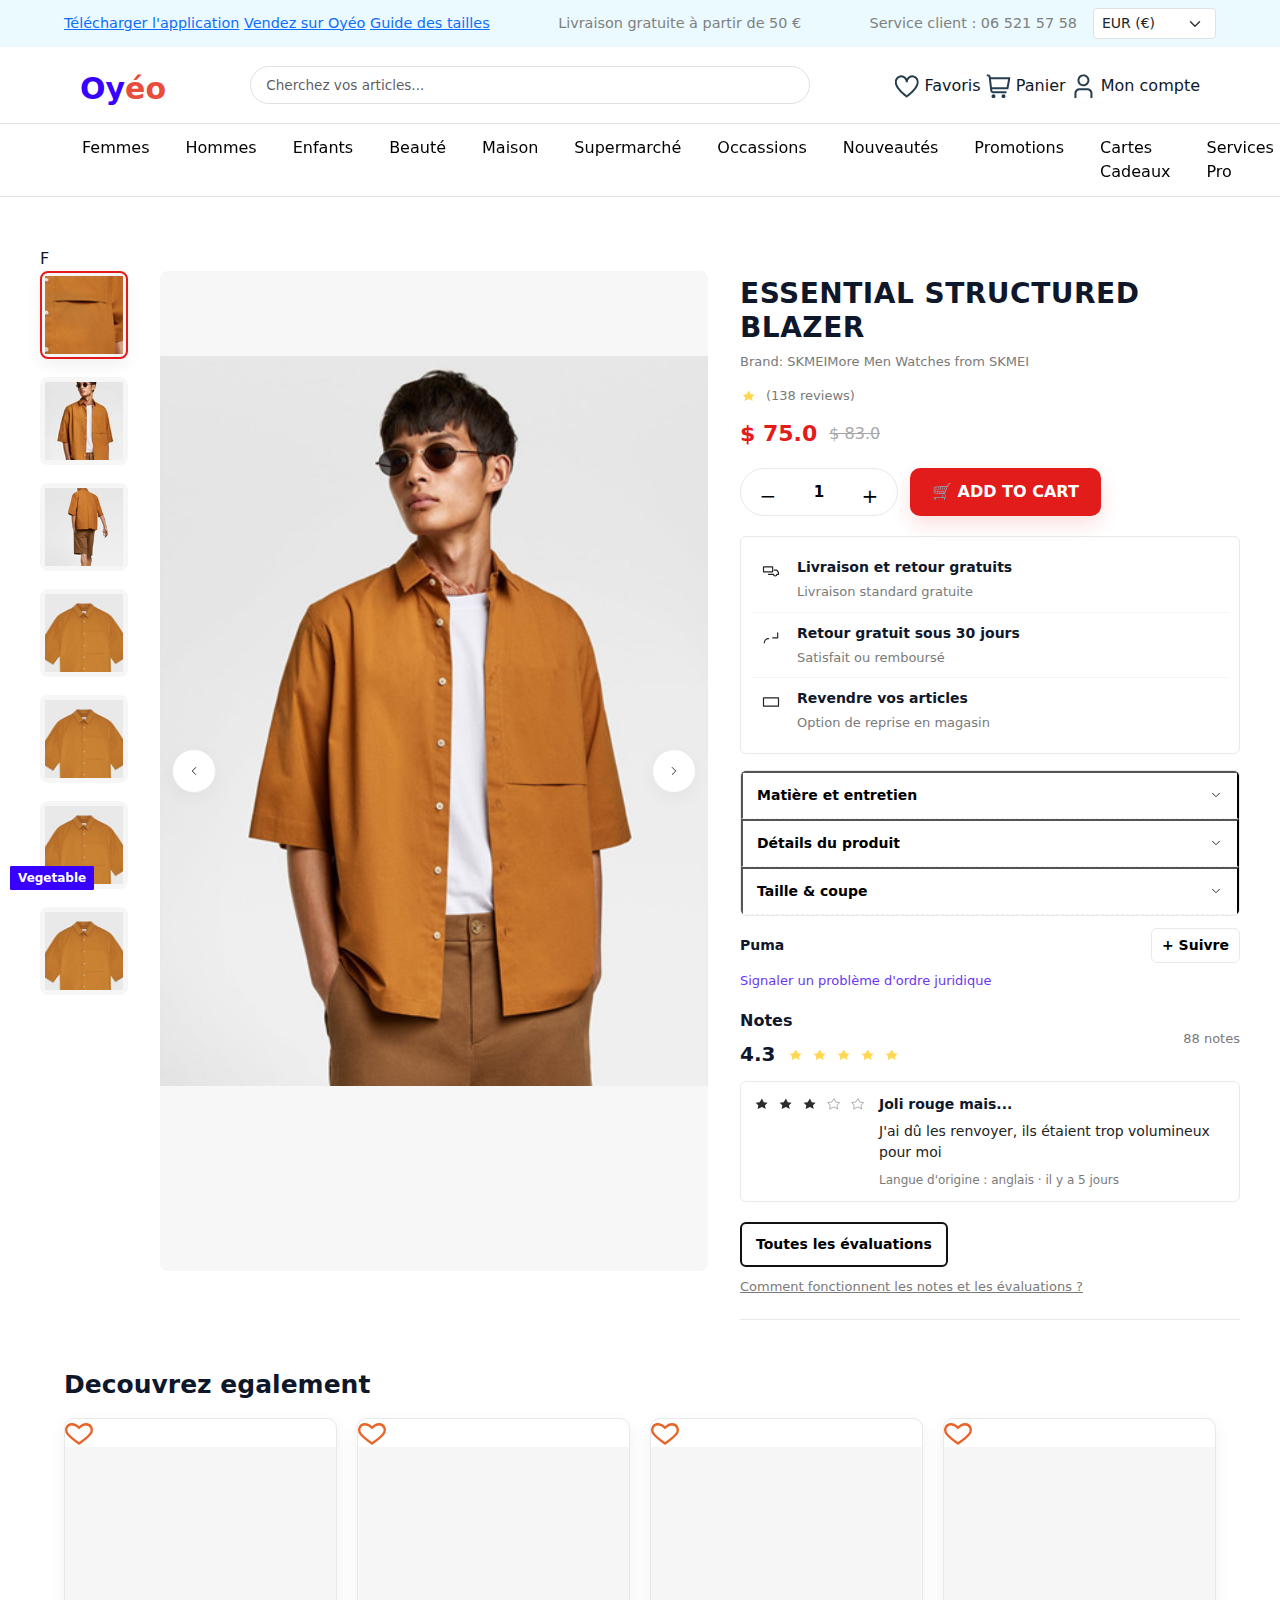
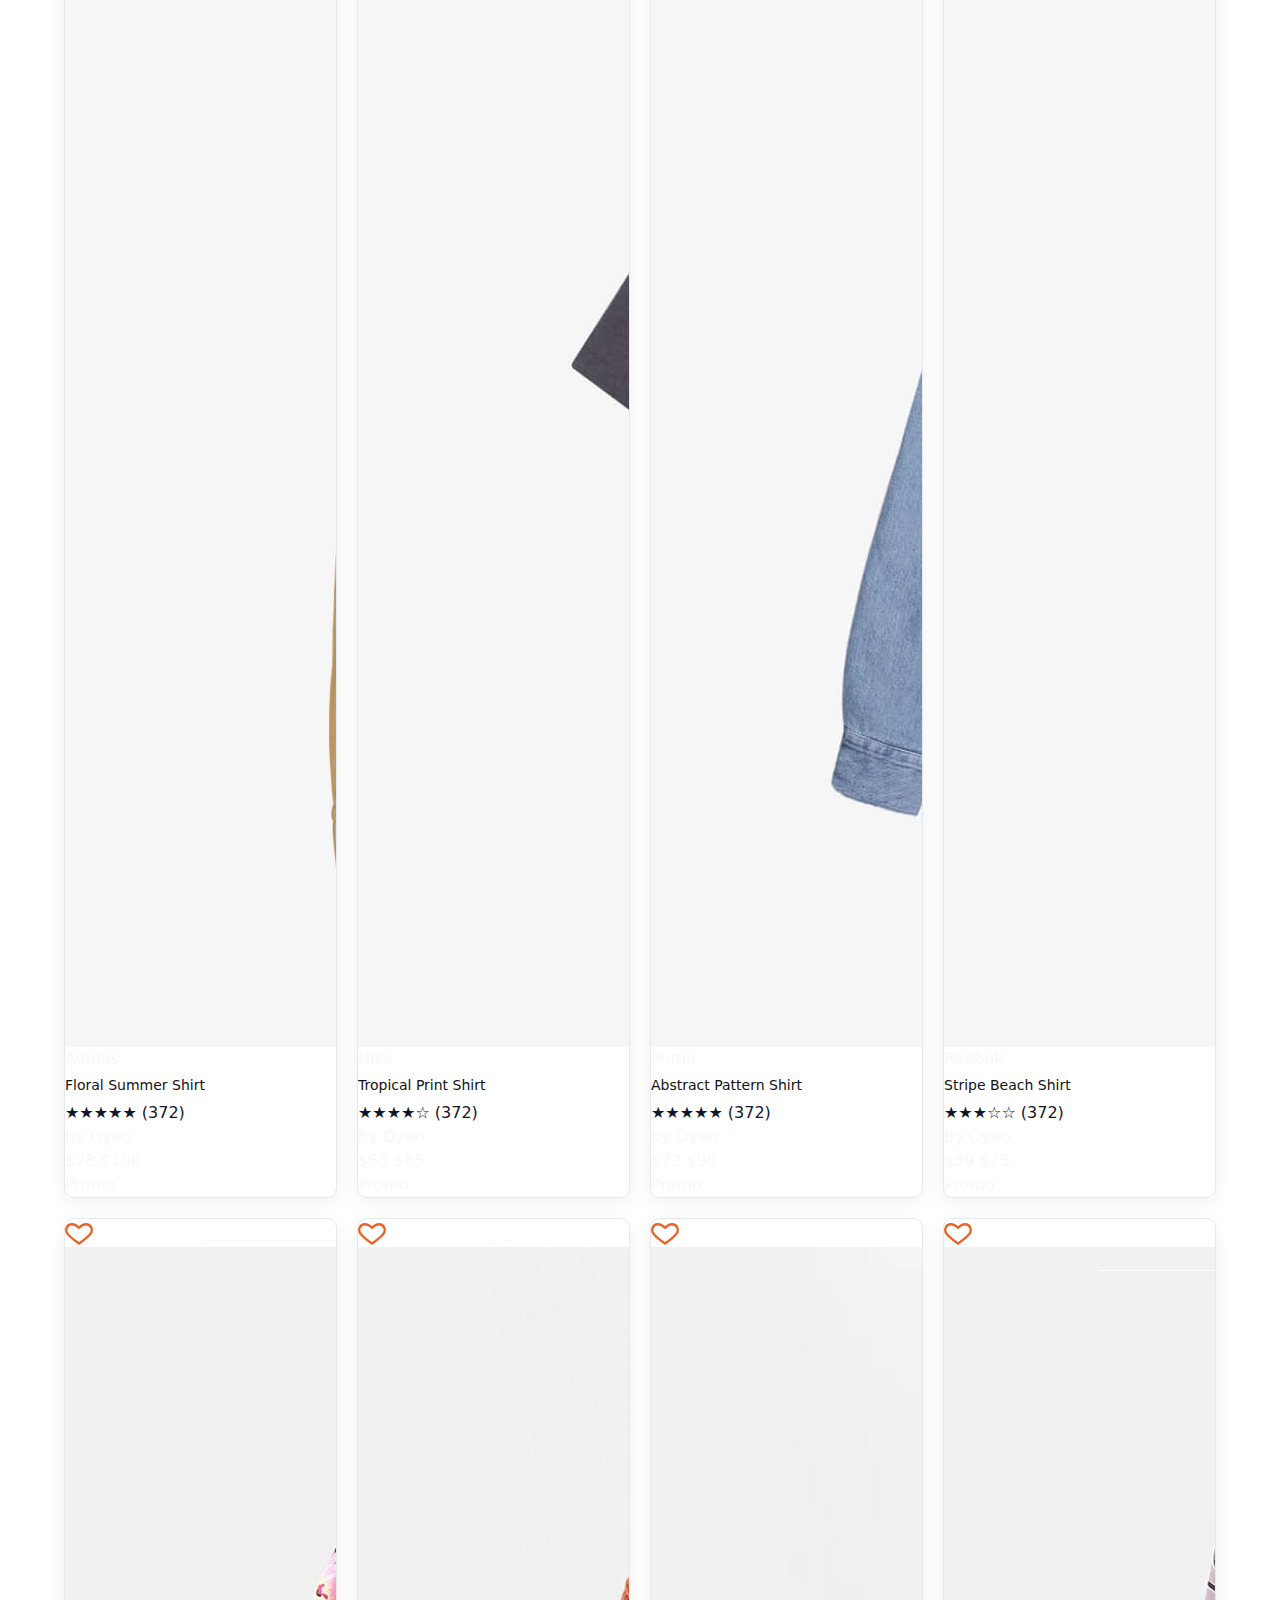
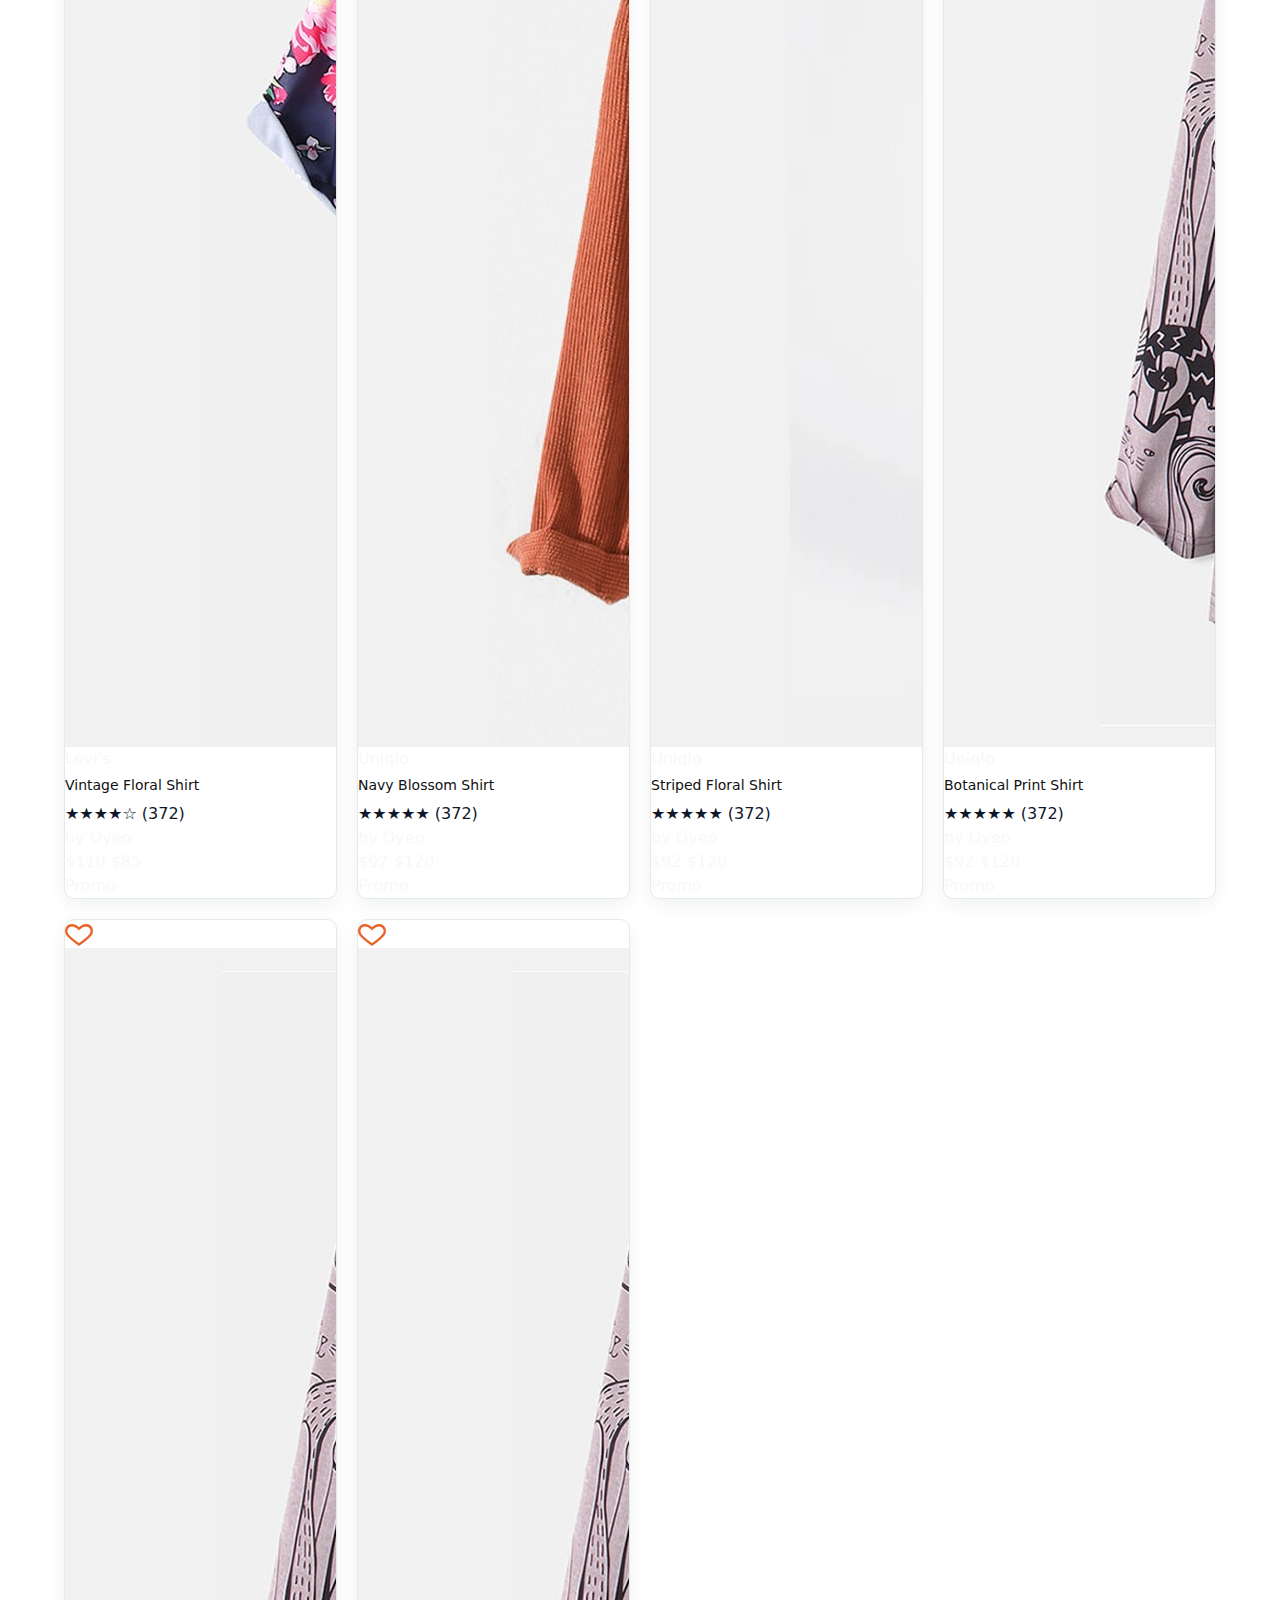
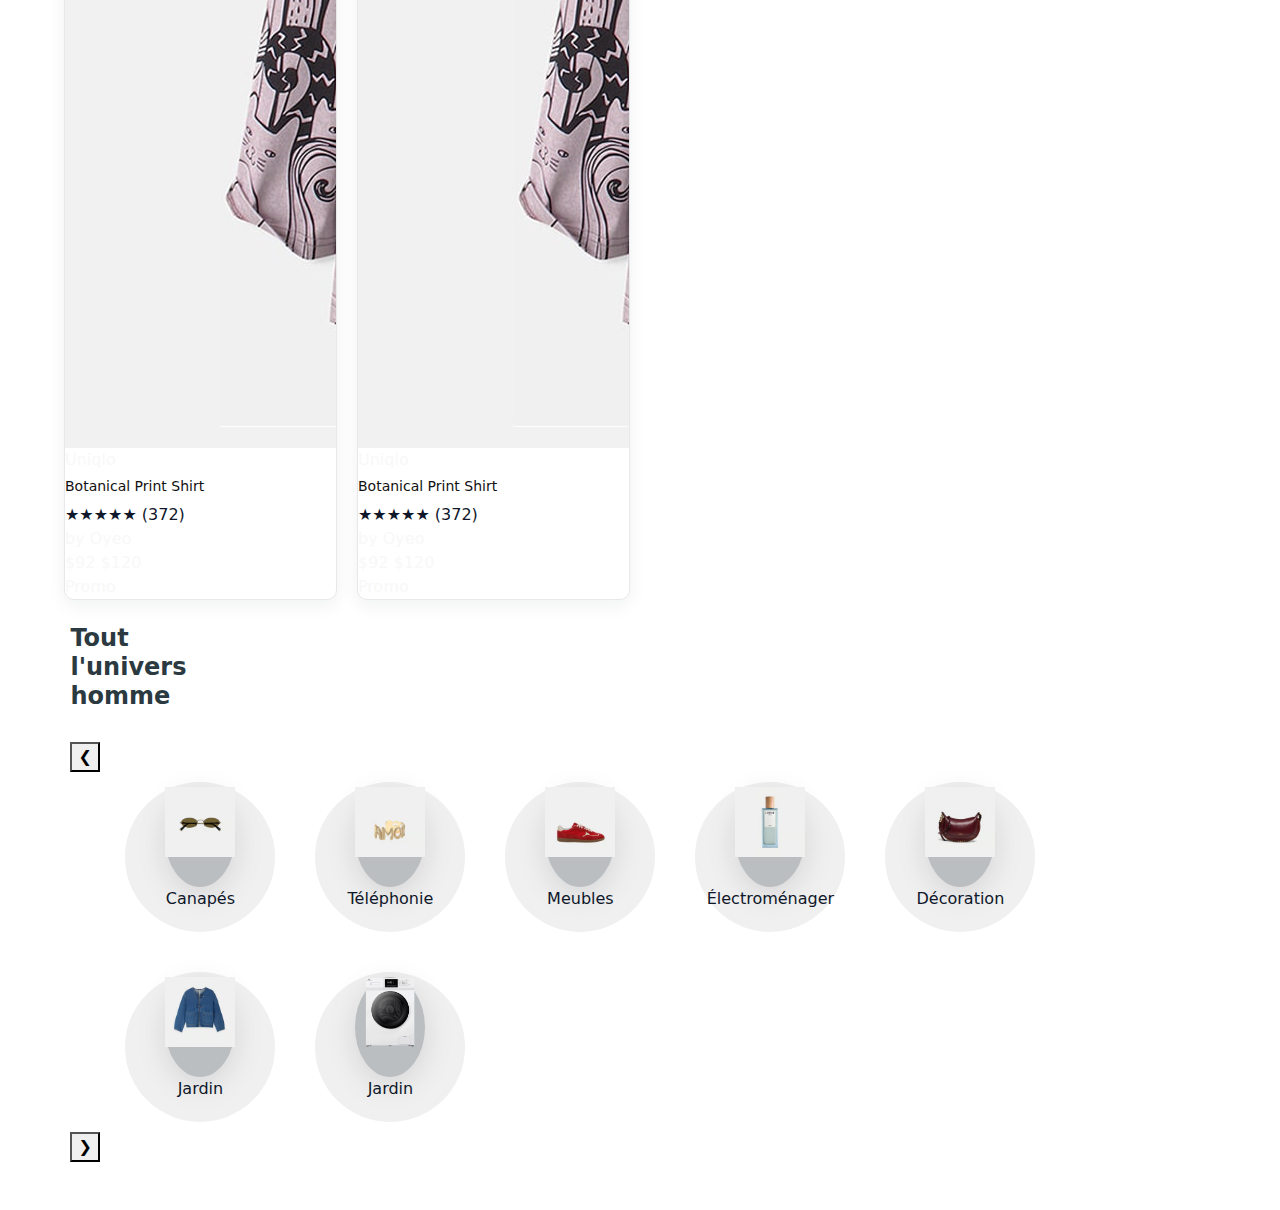
<file: product-details.html>
<!doctype html>
<html lang="fr">
<head>
  <meta charset="utf-8" />
  <meta name="viewport" content="width=device-width,initial-scale=1" />
  <title>Produit - Section (avec tes images)</title>
   <link rel="stylesheet" href="assets1/dwn/bootstrap/bootstrap.min.css">
  <link rel="stylesheet" href="style-product-details.css">
    <link rel="stylesheet" href="assets1/own/custom_color.css">
  <link rel="stylesheet" href="assets1/own/custom_font.css">
  <link rel="stylesheet" href="assets1/own/custom_home.css">
  <link rel="stylesheet" href="me.css">
</head>
<body>

<style>
  /* Sur la section tout sur l'univers d'homme */
  /* SECTION DES CATEGORIES DE DEFILEMENT */

.categorie-defile {
  width: 89%;
  margin: auto;
  position: relative;
}

.titre-categorie-defile {
  font-size: 1.5em;
  font-weight: bold;
  /* text-align: center; */
  color: #2b3940;
  margin-right: 1100px;
}

.defile-wrapper {
  position: relative;
  overflow: hidden;
}

.container-categorie-defile {
  display: flex;
  gap: 40px;
  overflow-x: auto;
  scroll-behavior: smooth;
  padding: 10px 0;
  margin-left: 55px;
}

.container-categorie-defile::-webkit-scrollbar {
  display: none; /* Cache la barre de défilement */
}

.container-img-texte {
  flex: 0 0 auto;
  border-radius: 50%;
  height: 150px;
  width: 150px;
  background-color: #f0f0f0;
  box-shadow: none;
  display: flex;
  flex-direction: column;
  align-items: center;
  justify-content: center;
  cursor: pointer;
  transition: 0.5s;
}

.container-img-texte:hover {
  transform: translateY(-6px);
  /* box-shadow: 0 18px 40px rgba(16, 24, 40, 0.08); */
}

.img-categorie {
  width: 70px;
  height: 70px;
}

</style>

<div class="topbar">
  <div class="bloc_container_1 d-flex justify-content-between align-items-center py-2">
    <!-- Liens gauche -->
    <div class="lienshaut">
      <a href="#">Télécharger l'application</a>
      <a href="#">Vendez sur Oyéo</a>
      <a href="#">Guide des tailles</a>
    </div>

    <!-- Bloc central : livraison -->
    <div id="livraison-bloc" class="livraison-bloc">
      Livraison gratuite à partir de 50 €</span>
    </div>

    <!-- Bloc droit : service client, langue, devise -->
    <div class="d-flex align-items-center gap-3">
      <div class="service-client">Service client : 06 521 57 58</div>

      <!-- Devise -->
      <div class="devise-choix d-flex align-items-center">
        <select id="select-devise" class="form-select form-select-sm">
          <option value="EUR">EUR (€)</option>
          <option value="USD">USD ($)</option>
          <option value="XAF">XAF (FCFA)</option>
        </select>
      </div>
    </div>
  </div>
</div>


  <!-- ☰ Menu Header with logo, search and actions -->
  <header class="container mainHeader  ">
    <div class="mainHeader-inner d-flex justify-content-between align-items-center py-2">
      <div class="logo " aria-label="logo">
        <span class="dot" style="font-size: 30px;">Oy</span><span style="color: #e74c3c; font-size: 30px;">éo</span>
      </div>

      <div class="blocsearch  ">
        <!-- simple search input -->
        <!-- <i class="fi-rs-search"></i> -->
        <input type="search" class="form-control w-100" placeholder="Cherchez vos articles..." id="searchInput" />

      </div>

      <div class="actions" aria-hidden="false">
        <div class="icon"><span class="icon_file"><img src="./assets/imgs/icons/icon-heart.svg" alt=""></span> Favoris</div>
        <div class="icon"><span class="icon_file"><img src="./assets/imgs/icons/icon-cart.svg" alt=""></span> Panier</div>
        <div class="icon"><span class="icon_file"><img src="./assets/imgs/icons/icon-user.svg" alt=""></span> Mon compte</div>
      </div>
    </div>
  </header>

  <div class="w-100 border-bottom border-top " style="position: sticky; top:0; z-index:16; background-color: white;">
    <div class="maNavigation">
      <div class="menu-bar">
        <ul>
          <li>
            <a href="./categorie.html">Femmes</a>
            <div class="sub-menu-1">
              <ul>
                <li>
                  <a href="">Vêtements </a>
                  <div class="sub-menu-2">
                    <div class="row">
                      <div class="col-sm-3">
                        <h6 class="enGras py-2">Tout voir</h6>
                        <a href="#">Robes</a>
                        <a href="#">Pantalons</a>
                        <a href="#">Jupes</a>
                        <a href="#">Chemisiers</a>
                        <a href="#">Blazers</a>
                        <a href="#">T-shirts</a>
                        <a href="#">Jeans</a>
                        <a href="#">Combinaisons</a>
                        <a href="#">Manteaux</a>
                        <a href="#">Vestes</a>

                      </div>
                      <div class="col-sm-3">
                        <h6 class="enGras py-2">Inspections</h6>
                        <a href="#">Nouveautés</a>
                        <a href="#">Tops & Chemisiers</a>
                        <a href="#">Combinaisons</a>
                        <a href="#">Tailleurs & Ensembles</a>
                        <a href="#">Pulls & Gilets</a>
                        <a href="#">Tenues de soirée</a>
                        <a href="#">Tenues décontractées</a>
                        <a href="#">Sacs & Accessoires</a>
                        <a href="#">Sport & Fitness</a>
                        <a href="#">Mode musulmane</a>
                        <a href="#">Grande taille</a>
                        <a href="#">Promotions</a>

                      </div>
                      <div class="col-sm-3">
                        <h6 class="enGras py-2">Marques a l'honneur</h6>
                        <a href="#">Zara</a>
                        <a href="#">H&M</a>
                        <a href="#">Mango</a>
                        <a href="#">Shein</a>
                        <a href="#">PrettyLittleThing</a>
                        <a href="#">Boohoo</a>
                        <a href="#">Dior</a>
                        <a href="#">Chanel</a>
                        <a href="#">Gucci</a>
                        <a href="#">Balmain</a>

                      </div>
                      <div class="col-sm-3">
                        <h6 class="enGras py-2">A la une</h6>
                        <div class=" row d-flex justify-content-between">
                          <div class="col-5">
                            <div class="image_navbar shadow-sm"
                              style="background-image: url('assets/img/articles/card-large-item7.jpg');">

                            </div>

                            <a href="#" class="enGras mt-2">Balmain sur mesure</a>

                          </div>
                          <div class="col-5">
                            <div class="image_navbar shadow-sm "
                              style="background-image: url('assets/img/articles/m1\ \(1\).jpg');">

                            </div>

                            <a href="#" class="enGras mt-2">Crème anti-soleil</a>

                          </div>
                          <div class="col-5">
                            <div class="image_navbar shadow-sm"
                              style="background-image: url('assets/img/articles/card-large-item2.jpg');">

                            </div>

                            <a href="#" class="enGras mt-2">Jupe veste</a>

                          </div>
                          <div class="col-5">
                            <div class="image_navbar shadow-sm"
                              style="background-image: url('assets/img/articles/card-image3.jpg');">

                            </div>

                            <a href="#" class="enGras mt-2">balerien de taille</a>

                          </div>
                        </div>
                      </div>
                    </div>
                  </div>
                </li>

                <li>
                  <a href="">Chaussures</a>
                  <div class="sub-menu-2">
                    <div class="row">
                      <div class="col-sm-3">
                        <h6 class="enGras py-2">Prêt à porter</h6>
                        <a href="#">Escarpins</a>
                        <a href="#">Sandales</a>
                        <a href="#">Bottes</a>
                        <a href="#">Bottines</a>
                        <a href="#">Mocassins</a>
                        <a href="#">Ballerines</a>
                        <a href="#">Sneakers</a>
                        <a href="#">Compensées</a>
                        <a href="#">Tongs</a>
                        <a href="#">Chaussures à talons</a>


                      </div>
                      <div class="col-sm-3">
                        <h6 class="enGras py-2">Inspections</h6>
                        <a href="#">Nouveautés</a>
                        <a href="#">Tops & Chemisiers</a>
                        <a href="#">Combinaisons</a>
                        <a href="#">Tailleurs & Ensembles</a>
                        <a href="#">Pulls & Gilets</a>
                        <a href="#">Tenues de soirée</a>
                        <a href="#">Tenues décontractées</a>
                        <a href="#">Sacs & Accessoires</a>
                        <a href="#">Sport & Fitness</a>
                        <a href="#">Mode musulmane</a>
                        <a href="#">Grande taille</a>
                        <a href="#">Promotions</a>

                      </div>
                      <div class="col-sm-3">
                        <h6 class="enGras py-2">Marques a l'honneur</h6>
                        <a href="#">Zara</a>
                        <a href="#">H&M</a>
                        <a href="#">Mango</a>
                        <a href="#">Shein</a>
                        <a href="#">PrettyLittleThing</a>
                        <a href="#">Boohoo</a>
                        <a href="#">Dior</a>
                        <a href="#">Chanel</a>
                        <a href="#">Gucci</a>
                        <a href="#">Balmain</a>

                      </div>
                      <div class="col-sm-3">
                        <h6 class="enGras py-2">A la une</h6>
                        <div class=" row d-flex justify-content-between">
                          <div class="col-5">
                            <div class="image_navbar shadow-sm"
                              style="background-image: url('assets/img/articles/card-large-item7.jpg');">

                            </div>

                            <a href="#" class="enGras mt-2">Balmain sur mesure</a>

                          </div>
                          <div class="col-5">
                            <div class="image_navbar shadow-sm "
                              style="background-image: url('assets/img/articles/m1\ \(1\).jpg');">

                            </div>

                            <a href="#" class="enGras mt-2">Crème anti-soleil</a>

                          </div>
                          <div class="col-5">
                            <div class="image_navbar shadow-sm"
                              style="background-image: url('assets/img/articles/card-large-item2.jpg');">

                            </div>

                            <a href="#" class="enGras mt-2">Jupe veste</a>

                          </div>
                          <div class="col-5">
                            <div class="image_navbar shadow-sm"
                              style="background-image: url('assets/img/articles/card-image3.jpg');">

                            </div>

                            <a href="#" class="enGras mt-2">balerien de taille</a>

                          </div>
                        </div>
                      </div>
                    </div>
                  </div>
                </li>
                <li>
                  <a href="">Sacs</a>
                  <div class="sub-menu-2">
                    <div class="row">
                      <div class="col-sm-3">
                        <h6 class="enGras py-2">Prêt à porter</h6>
                        <a href="#">Escarpins</a>
                        <a href="#">Sandales</a>
                        <a href="#">Tongs</a>
                        <a href="#">Chaussures à talons</a>


                      </div>
                      <div class="col-sm-3">
                        <h6 class="enGras py-2">Inspections</h6>
                        <a href="#">Nouveautés</a>
                        <a href="#">Tops & Chemisiers</a>
                        <a href="#">Combinaisons</a>
                        <a href="#">Tailleurs & Ensembles</a>
                        <a href="#">Grande taille</a>
                        <a href="#">Promotions</a>

                      </div>
                      <div class="col-sm-3">
                        <h6 class="enGras py-2">Marques a l'honneur</h6>
                        <a href="#">Zara</a>
                        <a href="#">H&M</a>
                        <a href="#">Mango</a>
                        <a href="#">Shein</a>
                        <a href="#">PrettyLittleThing</a>
                        <a href="#">Boohoo</a>
                        <a href="#">Dior</a>
                        <a href="#">Chanel</a>
                        <a href="#">Gucci</a>
                        <a href="#">Balmain</a>

                      </div>
                      <div class="col-sm-3">
                        <h6 class="enGras py-2">A la une</h6>
                        <div class=" row d-flex justify-content-between">
                          <div class="col-5">
                            <div class="image_navbar shadow-sm"
                              style="background-image: url('assets/img/articles/n4.jpg');">

                            </div>

                            <a href="#" class="enGras mt-2">Balmain sur mesure</a>

                          </div>
                          <div class="col-5">
                            <div class="image_navbar shadow-sm "
                              style="background-image: url('assets/img/articles/about-8.png');">

                            </div>

                            <a href="#" class="enGras mt-2">Crème anti-soleil</a>

                          </div>
                          <div class="col-5">
                            <div class="image_navbar shadow-sm"
                              style="background-image: url('assets/img/articles/card-large-item2.jpg');">

                            </div>

                            <a href="#" class="enGras mt-2">Jupe veste</a>

                          </div>
                          <div class="col-5">
                            <div class="image_navbar shadow-sm"
                              style="background-image: url('assets/img/articles/card-image3.jpg');">

                            </div>

                            <a href="#" class="enGras mt-2">balerien de taille</a>

                          </div>
                        </div>
                      </div>
                    </div>
                  </div>
                </li>
                <li>
                  <a href="">lingerie</a>
                  <div class="sub-menu-2">
                    <div class="row">
                      <div class="col-sm-3">
                        <h6 class="enGras py-2">Prêt à porter</h6>
                        <a href="#">Soutiens-gorge</a>
                        <a href="#">Culottes</a>
                        <a href="#">Shortys</a>
                        <a href="#">Strings</a>
                        <a href="#">Bodies</a>
                        <a href="#">Nuisettes</a>
                        <a href="#">Guêpières</a>
                        <a href="#">Bustiers</a>
                        <a href="#">Bas et collants</a>
                        <a href="#">Lingerie de nuit</a>



                      </div>
                      <div class="col-sm-3">
                        <h6 class="enGras py-2">Inspections</h6>
                        <a href="#">Nouveautés</a>
                        <a href="#">Tops & Chemisiers</a>
                        <a href="#">Combinaisons</a>
                        <a href="#">Mode musulmane</a>
                        <a href="#">Grande taille</a>
                        <a href="#">Promotions</a>

                      </div>
                      <div class="col-sm-3">
                        <h6 class="enGras py-2">Marques a l'honneur</h6>
                        <a href="#">Victoria's Secret</a>
                        <a href="#">Calvin Klein</a>
                        <a href="#">La Perla</a>
                        <a href="#">Intimissimi</a>
                        <a href="#">Etam</a>
                        <a href="#">Triumph</a>
                        <a href="#">Hunkemöller</a>
                        <a href="#">Aubade</a>
                        <a href="#">Simone Pérèle</a>
                        <a href="#">Agent Provocateur</a>


                      </div>
                      <div class="col-sm-3">
                        <h6 class="enGras py-2">A la une</h6>
                        <div class=" row d-flex justify-content-between">
                          <div class="col-5">
                            <div class="image_navbar shadow-sm"
                              style="background-image: url('assets/img/articles/card-image6.jpg');">

                            </div>

                            <a href="#" class="enGras mt-2">Balmain sur mesure</a>

                          </div>
                          <div class="col-5">
                            <div class="image_navbar shadow-sm "
                              style="background-image: url('assets/img/articles/m1\ \(1\).jpg');">

                            </div>

                            <a href="#" class="enGras mt-2">Crème anti-soleil</a>

                          </div>
                          <div class="col-5">
                            <div class="image_navbar shadow-sm"
                              style="background-image: url('assets/img/articles/card-item5.jpg');">

                            </div>

                            <a href="#" class="enGras mt-2">Jupe veste</a>

                          </div>
                          <div class="col-5">
                            <div class="image_navbar shadow-sm"
                              style="background-image: url('assets/img/articles/card-item3.jpg');">

                            </div>

                            <a href="#" class="enGras mt-2">balerien de taille</a>

                          </div>
                        </div>
                      </div>
                    </div>
                  </div>
                </li>
                <li><a href="">accessoire</a></li>
                <li><a href="">bijoux et joullerie</a></li>
                <li><a href="">idées cadeux</a></li>
                <li><a href="">tout l'univers femme</a></li>
              </ul>
            </div>
          </li>

          <li>
            <a href="">Hommes</a>
            <div class="sub-menu-1">
              <ul>
                <li>
                  <a href="">Vêtements </a>
                  <div class="sub-menu-2">
                    <div class="row">
                      <div class="col-sm-3">
                        <h6 class="enGras py-2">Prêt à porter</h6>
                        <a href="#">Chemises</a>
                        <a href="#">T-shirts</a>
                        <a href="#">Pantalons</a>
                        <a href="#">Jeans</a>
                        <a href="#">Costumes</a>
                        <a href="#">Blazers</a>
                        <a href="#">Pulls</a>
                        <a href="#">Shorts</a>
                        <a href="#">Vestes</a>
                        <a href="#">Polos</a>


                      </div>
                      <div class="col-sm-3">
                        <h6 class="enGras py-2">Inspections</h6>
                        <a href="#">Nouveautés</a>
                        <a href="#">Chemises</a>
                        <a href="#">T-shirts</a>
                        <a href="#">Pantalons</a>
                        <a href="#">Jeans</a>
                        <a href="#">Costumes & Blazers</a>
                        <a href="#">Pulls & Gilets</a>
                        <a href="#">Shorts</a>
                        <a href="#">Manteaux & Vestes</a>
                        <a href="#">Chaussures & Accessoires</a>


                      </div>
                      <div class="col-sm-3">
                        <h6 class="enGras py-2">Marques a l'honneur</h6>
                        <a href="#">Zara Man</a>
                        <a href="#">H&M</a>
                        <a href="#">Uniqlo</a>
                        <a href="#">Levi's</a>
                        <a href="#">Tommy Hilfiger</a>
                        <a href="#">Ralph Lauren</a>
                        <a href="#">Nike</a>
                        <a href="#">Adidas</a>
                        <a href="#">Polo</a>
                        <a href="#">Gucci</a>


                      </div>
                      <div class="col-sm-3">
                        <h6 class="enGras py-2">A la une</h6>
                        <div class=" row d-flex justify-content-between">
                          <div class="col-5">
                            <div class="image_navbar shadow-sm"
                              style="background-image: url('assets/img/articles/f8.jpg');">

                            </div>

                            <a href="#" class="enGras mt-2">nappe</a>

                          </div>
                          <div class="col-5">
                            <div class="image_navbar shadow-sm "
                              style="background-image: url('assets/img/articles/f7.jpg');">

                            </div>

                            <a href="#" class="enGras mt-2">Askitt</a>

                          </div>
                          <div class="col-5">
                            <div class="image_navbar shadow-sm"
                              style="background-image: url('assets/img/articles/b2.jpg');">

                            </div>

                            <a href="#" class="enGras mt-2">Jupe veste</a>

                          </div>
                          <div class="col-5">
                            <div class="image_navbar shadow-sm"
                              style="background-image: url('assets/img/articles/card-image3.jpg');">

                            </div>

                            <a href="#" class="enGras mt-2">balerien de taille</a>

                          </div>
                        </div>
                      </div>
                    </div>
                  </div>
                </li>

                <li>
                  <a href="">Chaussures</a>
                  <div class="sub-menu-2">
                    <div class="row">
                      <div class="col-sm-3">
                        <h6 class="enGras py-2">Prêt à porter</h6>
                        <a href="#">Escarpins</a>
                        <a href="#">Sandales</a>
                        <a href="#">Bottes</a>
                        <a href="#">Bottines</a>
                        <a href="#">Mocassins</a>
                        <a href="#">Ballerines</a>
                        <a href="#">Sneakers</a>
                        <a href="#">Compensées</a>
                        <a href="#">Tongs</a>
                        <a href="#">Chaussures à talons</a>


                      </div>
                      <div class="col-sm-3">
                        <h6 class="enGras py-2">Inspections</h6>
                        <a href="#">Nouveautés</a>
                        <a href="#">Tops & Chemisiers</a>
                        <a href="#">Combinaisons</a>
                        <a href="#">Tailleurs & Ensembles</a>
                        <a href="#">Pulls & Gilets</a>
                        <a href="#">Tenues de soirée</a>
                        <a href="#">Tenues décontractées</a>
                        <a href="#">Sacs & Accessoires</a>
                        <a href="#">Sport & Fitness</a>
                        <a href="#">Mode musulmane</a>
                        <a href="#">Grande taille</a>
                        <a href="#">Promotions</a>

                      </div>
                      <div class="col-sm-3">
                        <h6 class="enGras py-2">Marques a l'honneur</h6>
                        <a href="#">Zara</a>
                        <a href="#">H&M</a>
                        <a href="#">Mango</a>
                        <a href="#">Shein</a>
                        <a href="#">PrettyLittleThing</a>
                        <a href="#">Boohoo</a>
                        <a href="#">Dior</a>
                        <a href="#">Chanel</a>
                        <a href="#">Gucci</a>
                        <a href="#">Balmain</a>

                      </div>
                      <div class="col-sm-3">
                        <h6 class="enGras py-2">A la une</h6>
                        <div class=" row d-flex justify-content-between">
                          <div class="col-5">
                            <div class="image_navbar shadow-sm"
                              style="background-image: url('assets/img/articles/card-large-item7.jpg');">

                            </div>

                            <a href="#" class="enGras mt-2">Balmain sur mesure</a>

                          </div>
                          <div class="col-5">
                            <div class="image_navbar shadow-sm "
                              style="background-image: url('assets/img/articles/m1\ \(1\).jpg');">

                            </div>

                            <a href="#" class="enGras mt-2">Crème anti-soleil</a>

                          </div>
                          <div class="col-5">
                            <div class="image_navbar shadow-sm"
                              style="background-image: url('assets/img/articles/card-large-item2.jpg');">

                            </div>

                            <a href="#" class="enGras mt-2">Jupe veste</a>

                          </div>
                          <div class="col-5">
                            <div class="image_navbar shadow-sm"
                              style="background-image: url('assets/img/articles/card-image3.jpg');">

                            </div>

                            <a href="#" class="enGras mt-2">balerien de taille</a>

                          </div>
                        </div>
                      </div>
                    </div>
                  </div>
                </li>
                <li>
                  <a href="">Sacs</a>
                  <div class="sub-menu-2">
                    <div class="row">
                      <div class="col-sm-3">
                        <h6 class="enGras py-2">Prêt à porter</h6>
                        <a href="#">Escarpins</a>
                        <a href="#">Sandales</a>
                        <a href="#">Tongs</a>
                        <a href="#">Chaussures à talons</a>


                      </div>
                      <div class="col-sm-3">
                        <h6 class="enGras py-2">Inspections</h6>
                        <a href="#">Nouveautés</a>
                        <a href="#">Tops & Chemisiers</a>
                        <a href="#">Combinaisons</a>
                        <a href="#">Tailleurs & Ensembles</a>
                        <a href="#">Grande taille</a>
                        <a href="#">Promotions</a>

                      </div>
                      <div class="col-sm-3">
                        <h6 class="enGras py-2">Marques a l'honneur</h6>
                        <a href="#">Zara</a>
                        <a href="#">H&M</a>
                        <a href="#">Mango</a>
                        <a href="#">Shein</a>
                        <a href="#">PrettyLittleThing</a>
                        <a href="#">Boohoo</a>
                        <a href="#">Dior</a>
                        <a href="#">Chanel</a>
                        <a href="#">Gucci</a>
                        <a href="#">Balmain</a>

                      </div>
                      <div class="col-sm-3">
                        <h6 class="enGras py-2">A la une</h6>
                        <div class=" row d-flex justify-content-between">
                          <div class="col-5">
                            <div class="image_navbar shadow-sm"
                              style="background-image: url('assets/img/articles/n4.jpg');">

                            </div>

                            <a href="#" class="enGras mt-2">Balmain sur mesure</a>

                          </div>
                          <div class="col-5">
                            <div class="image_navbar shadow-sm "
                              style="background-image: url('assets/img/articles/about-8.png');">

                            </div>

                            <a href="#" class="enGras mt-2">Crème anti-soleil</a>

                          </div>
                          <div class="col-5">
                            <div class="image_navbar shadow-sm"
                              style="background-image: url('assets/img/articles/card-large-item2.jpg');">

                            </div>

                            <a href="#" class="enGras mt-2">Jupe veste</a>

                          </div>
                          <div class="col-5">
                            <div class="image_navbar shadow-sm"
                              style="background-image: url('assets/img/articles/card-image3.jpg');">

                            </div>

                            <a href="#" class="enGras mt-2">balerien de taille</a>

                          </div>
                        </div>
                      </div>
                    </div>
                  </div>
                </li>
                <li>
                  <a href="">lingerie</a>
                  <div class="sub-menu-2">
                    <div class="row">
                      <div class="col-sm-3">
                        <h6 class="enGras py-2">Prêt à porter</h6>
                        <a href="#">Soutiens-gorge</a>
                        <a href="#">Culottes</a>
                        <a href="#">Shortys</a>
                        <a href="#">Strings</a>
                        <a href="#">Bodies</a>
                        <a href="#">Nuisettes</a>
                        <a href="#">Guêpières</a>
                        <a href="#">Bustiers</a>
                        <a href="#">Bas et collants</a>
                        <a href="#">Lingerie de nuit</a>



                      </div>
                      <div class="col-sm-3">
                        <h6 class="enGras py-2">Inspections</h6>
                        <a href="#">Nouveautés</a>
                        <a href="#">Tops & Chemisiers</a>
                        <a href="#">Combinaisons</a>
                        <a href="#">Mode musulmane</a>
                        <a href="#">Grande taille</a>
                        <a href="#">Promotions</a>

                      </div>
                      <div class="col-sm-3">
                        <h6 class="enGras py-2">Marques a l'honneur</h6>
                        <a href="#">Victoria's Secret</a>
                        <a href="#">Calvin Klein</a>
                        <a href="#">La Perla</a>
                        <a href="#">Intimissimi</a>
                        <a href="#">Etam</a>
                        <a href="#">Triumph</a>
                        <a href="#">Hunkemöller</a>
                        <a href="#">Aubade</a>
                        <a href="#">Simone Pérèle</a>
                        <a href="#">Agent Provocateur</a>


                      </div>
                      <div class="col-sm-3">
                        <h6 class="enGras py-2">A la une</h6>
                        <div class=" row d-flex justify-content-between">
                          <div class="col-5">
                            <div class="image_navbar shadow-sm"
                              style="background-image: url('assets/img/articles/card-image6.jpg');">

                            </div>

                            <a href="#" class="enGras mt-2">Balmain sur mesure</a>

                          </div>
                          <div class="col-5">
                            <div class="image_navbar shadow-sm "
                              style="background-image: url('assets/img/articles/m1\ \(1\).jpg');">

                            </div>

                            <a href="#" class="enGras mt-2">Crème anti-soleil</a>

                          </div>
                          <div class="col-5">
                            <div class="image_navbar shadow-sm"
                              style="background-image: url('assets/img/articles/card-item5.jpg');">

                            </div>

                            <a href="#" class="enGras mt-2">Jupe veste</a>

                          </div>
                          <div class="col-5">
                            <div class="image_navbar shadow-sm"
                              style="background-image: url('assets/img/articles/card-item3.jpg');">

                            </div>

                            <a href="#" class="enGras mt-2">balerien de taille</a>

                          </div>
                        </div>
                      </div>
                    </div>
                  </div>
                </li>
                <li><a href="">accessoire</a></li>
                <li><a href="">bijoux et joullerie</a></li>
                <li><a href="">idées cadeux</a></li>
                <li><a href="">tout l'univers femme</a></li>
              </ul>
            </div>
          </li>

          <li><a href="">Enfants</a></li>
          <li><a href="">Beauté</a></li>
          <li><a href="">maison</a></li>
          <li><a href="">supermarché</a></li>
          <li><a href="">occassions</a></li>
          <li><a href="">nouveautés</a></li>
          <li><a href="">promotions</a></li>
          <li><a href="">cartes cadeaux</a></li>
          <li><a href="">services pro</a></li>
          <li><a href="">Diaspora</a></li>
          <!-- <li><a href="">Bonne année</a></li> -->

        </ul>
      </div>
    </div>

  </div>

<div class="psb-wrap" style="margin-top: 50px;">
  F<div class="psb-grid">

    <!-- THUMBNAILS -->
    <ul class="psb-thumbs" id="psb-thumbs">
      <!-- Liens fournis par toi -->
      <li class="psb-thumb psb-thumb--active" data-index="0"><img src="./assets1/single-page/img/product/details/thumb-1.jpg" alt="thumb 1"></li>
      <li class="psb-thumb" data-index="1"><img src="./assets1/single-page/img/product/details/thumb-2.jpg" alt="thumb 2"></li>
      <li class="psb-thumb" data-index="2"><img src="./assets1/single-page/img/product/details/thumb-3.jpg" alt="thumb 3"></li>
      <li class="psb-thumb" data-index="3"><img src="./assets1/single-page/img/product/details/thumb-4.jpg" alt="thumb 4"></li>
      <li class="psb-thumb" data-index="3"><img src="./assets1/single-page/img/product/details/thumb-4.jpg" alt="thumb 4"></li>
      <li class="psb-thumb" data-index="3"><img src="./assets1/single-page/img/product/details/thumb-4.jpg" alt="thumb 4"></li>
      <li class="psb-thumb" data-index="3"><img src="./assets1/single-page/img/product/details/thumb-4.jpg" alt="thumb 4"></li>
    </ul>

    <!-- MAIN IMAGE -->
    <div class="psb-main" id="psb-main">
      <button class="psb-arrow psb-arrow--left" id="psb-prev" title="Précédent" aria-label="Précédent">
        <!-- chevron left -->
        <svg width="14" height="14" viewBox="0 0 24 24" fill="none" aria-hidden>
          <path d="M15 18l-6-6 6-6" stroke="#222" stroke-width="1.6" stroke-linecap="round" stroke-linejoin="round"/>
        </svg>
      </button>

      <!-- Ordre des images principales tel que tu l'as donné -->
      <img id="psb-main-img" src="./assets1/single-page/img/product/details/product-1.jpg" alt="Produit principal">

      <button class="psb-arrow psb-arrow--right" id="psb-next" title="Suivant" aria-label="Suivant">
        <!-- chevron right -->
        <svg width="14" height="14" viewBox="0 0 24 24" fill="none" aria-hidden>
          <path d="M9 6l6 6-6 6" stroke="#222" stroke-width="1.6" stroke-linecap="round" stroke-linejoin="round"/>
        </svg>
      </button>
    </div>

    <!-- PRODUCT INFO -->
    <div class="psb-info">
      <h1 class="psb-title">ESSENTIAL STRUCTURED BLAZER</h1>
      <div class="psb-brand">Brand: SKMEIMore Men Watches from SKMEI</div>

      <div class="psb-stars" title="4.7/5">
        <!-- simple 5 stars -->
        <svg class="psb-star" viewBox="0 0 24 24" fill="#FFD54A" aria-hidden><path d="M12 17.3 6.2 20l.8-5.1L3.5 11.6l5.2-.7L12 6l2.3 4.9 5.2.7-3.5 3.3.8 5.1z"/></svg>
        <span class="psb-muted">(138 reviews)</span>
      </div>

      <div class="psb-price">
        <div class="psb-price-new">$ 75.0</div>
        <div class="psb-price-old">$ 83.0</div>
      </div>
<!-- 
      <p class="psb-desc">
        Nemo enim ipsam voluptatem quia aspernatur aut odit aut ioreti fugit, sed quia consequuntur magni lores eos qui ratione voluptatem sequi nesciunt.
      </p> -->

      <div class="psb-actions">
        <div class="psb-qty" aria-label="Quantité">
          <button type="button" id="psb-qty-dec" aria-label="Réduire">−</button>
          <input id="psb-qty-input" type="text" inputmode="numeric" value="1" aria-live="polite" />
          <button type="button" id="psb-qty-inc" aria-label="Augmenter">+</button>
        </div>

        <button class="psb-add" id="psb-add-to-cart">🛒 ADD TO CART</button>
      </div>
      <!-- --------- DÉBUT : section livraison / accordéons / notes --------- -->
<div class="psb-extra">

  <!-- Delivery boxes -->
  <div class="psb-delivery">
    <div class="psb-delivery-row">
      <div class="psb-delivery-ico" aria-hidden>
        <!-- truck icon -->
        <svg width="20" height="20" viewBox="0 0 24 24" fill="none"><path d="M3 7h11v6H3zM16 11h3l2 3v2h-2a2 2 0 1 1-4 0H9" stroke="#222" stroke-width="1.4" stroke-linecap="round" stroke-linejoin="round"/></svg>
      </div>
      <div class="psb-delivery-text">
        <strong>Livraison et retour gratuits</strong>
        <div class="psb-muted">Livraison standard gratuite</div>
      </div>
    </div>

    <div class="psb-delivery-row">
      <div class="psb-delivery-ico" aria-hidden>
        <!-- undo icon -->
        <svg width="20" height="20" viewBox="0 0 24 24" fill="none"><path d="M9 14c-2.8 0-5 2.2-5 5" stroke="#222" stroke-width="1.4" stroke-linecap="round" stroke-linejoin="round"/><path d="M20 7v6h-6" stroke="#222" stroke-width="1.4" stroke-linecap="round" stroke-linejoin="round"/></svg>
      </div>
      <div class="psb-delivery-text">
        <strong>Retour gratuit sous 30 jours</strong>
        <div class="psb-muted">Satisfait ou remboursé</div>
      </div>
    </div>

    <div class="psb-delivery-row">
      <div class="psb-delivery-ico" aria-hidden>
        <!-- wallet icon -->
        <svg width="20" height="20" viewBox="0 0 24 24" fill="none"><path d="M3 7h18v10H3z" stroke="#222" stroke-width="1.4" stroke-linecap="round" stroke-linejoin="round"/></svg>
      </div>
      <div class="psb-delivery-text">
        <strong>Revendre vos articles</strong>
        <div class="psb-muted">Option de reprise en magasin</div>
      </div>
    </div>
  </div>

  <!-- Accordions -->
  <div class="psb-accordion">
    <button class="psb-accordion-item" aria-expanded="false">
      <span style="color: black;">Matière et entretien</span>
      <svg class="psb-accordion-chevron" width="14" height="14" viewBox="0 0 24 24" fill="none"><path d="M6 9l6 6 6-6" stroke="#222" stroke-width="1.6" stroke-linecap="round" stroke-linejoin="round"/></svg>
    </button>
    <div class="psb-accordion-panel">
      <p class="psb-muted">100% coton. Lavage à 30°C. Ne pas repasser sur impression.</p>
    </div>

    <button class="psb-accordion-item" aria-expanded="false">
      <span style="color: black;">Détails du produit</span>
      <svg class="psb-accordion-chevron" width="14" height="14" viewBox="0 0 24 24" fill="none"><path d="M6 9l6 6 6-6" stroke="#222" stroke-width="1.6" stroke-linecap="round" stroke-linejoin="round"/></svg>
    </button>
    <div class="psb-accordion-panel">
      <p class="psb-muted">Coupe droite, doublure partielle, poches latérales.</p>
    </div>

    <button class="psb-accordion-item" aria-expanded="false">
      <span style="color: black;">Taille & coupe</span>
      <svg class="psb-accordion-chevron" width="14" height="14" viewBox="0 0 24 24" fill="none"><path d="M6 9l6 6 6-6" stroke="#222" stroke-width="1.6" stroke-linecap="round" stroke-linejoin="round"/></svg>
    </button>
    <div class="psb-accordion-panel">
      <p class="psb-muted">Le mannequin mesure 1m86 et porte une taille L.</p>
    </div>
  </div>

  <!-- Brand + follow -->
  <div class="psb-brand-row">
    <div>Puma</div>
    <button type="button" class="psb-follow" id="psb-follow-btn" aria-pressed="false">+ Suivre</button>
  </div>

  <a href="#" class="psb-legal-link">Signaler un problème d'ordre juridique</a>

  <!-- Reviews -->
  <div class="psb-reviews">
    <div class="psb-reviews-header">
      <div>
        <div class="psb-reviews-title">Notes</div>
        <div class="psb-rating">
          <div class="psb-rating-number">4.3</div>
          <div class="psb-rating-stars" aria-hidden>
            <!-- 5 stars (partial filled handled by CSS) -->
            <svg class="star" viewBox="0 0 24 24"><path d="M12 17.3 6.2 20l.8-5.1L3.5 11.6l5.2-.7L12 6l2.3 4.9 5.2.7-3.5 3.3.8 5.1z"/></svg>
            <svg class="star" viewBox="0 0 24 24"><path d="M12 17.3 6.2 20l.8-5.1L3.5 11.6l5.2-.7L12 6l2.3 4.9 5.2.7-3.5 3.3.8 5.1z"/></svg>
            <svg class="star" viewBox="0 0 24 24"><path d="M12 17.3 6.2 20l.8-5.1L3.5 11.6l5.2-.7L12 6l2.3 4.9 5.2.7-3.5 3.3.8 5.1z"/></svg>
            <svg class="star" viewBox="0 0 24 24"><path d="M12 17.3 6.2 20l.8-5.1L3.5 11.6l5.2-.7L12 6l2.3 4.9 5.2.7-3.5 3.3.8 5.1z"/></svg>
            <svg class="star" viewBox="0 0 24 24"><path d="M12 17.3 6.2 20l.8-5.1L3.5 11.6l5.2-.7L12 6l2.3 4.9 5.2.7-3.5 3.3.8 5.1z"/></svg>
          </div>
        </div>
      </div>
      <div class="psb-muted psb-reviews-count">88 notes</div>
    </div>

    <!-- one review card -->
    <article class="psb-review-card" aria-label="Avis client">
      <div class="psb-review-stars" aria-hidden>
        <!-- 3 filled + 2 outline -->
        <svg class="filled" viewBox="0 0 24 24"><path d="M12 17.3 6.2 20l.8-5.1L3.5 11.6l5.2-.7L12 6l2.3 4.9 5.2.7-3.5 3.3.8 5.1z"/></svg>
        <svg class="filled" viewBox="0 0 24 24"><path d="M12 17.3 6.2 20l.8-5.1L3.5 11.6l5.2-.7L12 6l2.3 4.9 5.2.7-3.5 3.3.8 5.1z"/></svg>
        <svg class="filled" viewBox="0 0 24 24"><path d="M12 17.3 6.2 20l.8-5.1L3.5 11.6l5.2-.7L12 6l2.3 4.9 5.2.7-3.5 3.3.8 5.1z"/></svg>
        <svg class="outline" viewBox="0 0 24 24"><path d="M12 17.3 6.2 20l.8-5.1L3.5 11.6l5.2-.7L12 6l2.3 4.9 5.2.7-3.5 3.3.8 5.1z"/></svg>
        <svg class="outline" viewBox="0 0 24 24"><path d="M12 17.3 6.2 20l.8-5.1L3.5 11.6l5.2-.7L12 6l2.3 4.9 5.2.7-3.5 3.3.8 5.1z"/></svg>
      </div>

      <div class="psb-review-body">
        <div class="psb-review-title">Joli rouge mais...</div>
        <div class="psb-review-text">J'ai dû les renvoyer, ils étaient trop volumineux pour moi</div>
        <div class="psb-review-meta psb-muted">Langue d'origine : anglais · il y a 5 jours</div>
      </div>
    </article>

    <div style="margin-top:12px;">
      <button class="psb-btn-all">Toutes les évaluations</button>
    </div>

    <a href="#" class="psb-muted psb-help-link">Comment fonctionnent les notes et les évaluations ?</a>
  </div>

</div>
<!-- --------- FIN : section livraison / accordéons / notes --------- -->


      <div class="psb-divider"></div>
      
    </div>
    <!-- end product info -->

  </div>

</div>
<br>
<br>

    <section class="content" style="margin-top: -20px;">
       <h1 class="page-title" style="font-size: 25px; font-weight: bold;">Decouvrez egalement</h1>
      <div class="product-carousel-wrapper" style="margin-top: 10px;">
        <!-- Flèche gauche -->

        <!-- Conteneur scrollable des cartes -->
        <div class="product-grid scroll-container">
          <!-- Carte produit 1 -->
          <div class="product-card">
            <span class="badge">Vegetable</span>
            <svg class="fav-icon" viewBox="0 0 24 24" width="28" height="28">
              <path
                d="M12 21s-6.5-4.35-9.5-7.88C-0.5 9.5 1.5 4.5 6 4.5c2 0 4 1 6 3 2-2 4-3 6-3 4.5 0 6.5 5 3.5 8.62C18.5 16.65 12 21 12 21z"
                stroke="#e86429" fill="transparent" stroke-width="2" />
            </svg>
            <div class="img-wrap">
              <img src="assets/imgs/habit/n7.jpg" alt="Floral Summer Shirt">
            </div>
            <div class="card-body">
              <span class="brand">Adidas</span>
              <h3 class="product-title">Floral Summer Shirt</h3>
              <div class="rating">★★★★★ (372)</div>
              <div class="by-text">
                <span class="by">by</span>
                <span class="oye">Oyeo</span>
              </div>
              <div class="product-footer">
                <div class="price-group">
                  <span class="price">$78</span>
                  <span class="original-price">$100</span>
                </div>
                <span class="promo-label">Promo</span>
              </div>
            </div>
          </div>

          <!-- Carte produit 2 -->
          <div class="product-card">
            <span class="badge">Vegetable</span>
            <svg class="fav-icon" viewBox="0 0 24 24" width="28" height="28">
              <path
                d="M12 21s-6.5-4.35-9.5-7.88C-0.5 9.5 1.5 4.5 6 4.5c2 0 4 1 6 3 2-2 4-3 6-3 4.5 0 6.5 5 3.5 8.62C18.5 16.65 12 21 12 21z"
                stroke="#e86429" fill="transparent" stroke-width="2" />
            </svg>
            <div class="img-wrap">
              <img src="assets/imgs/habit/n8.jpg" alt="Tropical Print Shirt">
            </div>
            <div class="card-body">
              <span class="brand">Nike</span>
              <h3 class="product-title">Tropical Print Shirt</h3>
              <div class="rating">★★★★☆ (372)</div>
              <div class="by-text">
                <span class="by">by</span>
                <span class="oye">Oyeo</span>
              </div>
              <div class="product-footer">
                <div class="price-group">
                  <span class="price">$65</span>
                  <span class="original-price">$85</span>
                </div>
                <span class="promo-label">Promo</span>
              </div>
            </div>
          </div>

          <!-- Carte produit 3 -->
          <div class="product-card">
            <span class="badge">Vegetable</span>
            <svg class="fav-icon" viewBox="0 0 24 24" width="28" height="28">
              <path
                d="M12 21s-6.5-4.35-9.5-7.88C-0.5 9.5 1.5 4.5 6 4.5c2 0 4 1 6 3 2-2 4-3 6-3 4.5 0 6.5 5 3.5 8.62C18.5 16.65 12 21 12 21z"
                stroke="#e86429" fill="transparent" stroke-width="2" />
            </svg>
            <div class="img-wrap">
              <img src="assets/imgs/habit/n5.jpg" alt="Abstract Pattern Shirt">
            </div>
            <div class="card-body">
              <span class="brand">Puma</span>
              <h3 class="product-title">Abstract Pattern Shirt</h3>
              <div class="rating">★★★★★ (372)</div>
              <div class="by-text">
                <span class="by">by</span>
                <span class="oye">Oyeo</span>
              </div>
              <div class="product-footer">
                <div class="price-group">
                  <span class="price">$72</span>
                  <span class="original-price">$90</span>
                </div>
                <span class="promo-label">Promo</span>
              </div>
            </div>
          </div>

          <!-- Carte produit 4 -->
          <div class="product-card">
            <span class="badge">Vegetable</span>
            <svg class="fav-icon" viewBox="0 0 24 24" width="28" height="28">
              <path
                d="M12 21s-6.5-4.35-9.5-7.88C-0.5 9.5 1.5 4.5 6 4.5c2 0 4 1 6 3 2-2 4-3 6-3 4.5 0 6.5 5 3.5 8.62C18.5 16.65 12 21 12 21z"
                stroke="#e86429" fill="transparent" stroke-width="2" />
            </svg>
            <div class="img-wrap">
              <img src="assets/imgs/habit/n6.jpg" alt="Stripe Beach Shirt">
            </div>
            <div class="card-body">
              <span class="brand">Reebok</span>
              <h3 class="product-title">Stripe Beach Shirt</h3>
              <div class="rating">★★★☆☆ (372)</div>
              <div class="by-text">
                <span class="by">by</span>
                <span class="oye">Oyeo</span>
              </div>
              <div class="product-footer">
                <div class="price-group">
                  <span class="price">$59</span>
                  <span class="original-price">$75</span>
                </div>
                <span class="promo-label">Promo</span>
              </div>
            </div>
          </div>

          <!-- Carte produit 5 -->
          <div class="product-card">
            <span class="badge">Vegetable</span>
            <svg class="fav-icon" viewBox="0 0 24 24" width="28" height="28">
              <path
                d="M12 21s-6.5-4.35-9.5-7.88C-0.5 9.5 1.5 4.5 6 4.5c2 0 4 1 6 3 2-2 4-3 6-3 4.5 0 6.5 5 3.5 8.62C18.5 16.65 12 21 12 21z"
                stroke="#e86429" fill="transparent" stroke-width="2" />
            </svg>
            <div class="img-wrap">
              <img src="assets/imgs/habit/f5.jpg" alt="Vintage Floral Shirt">
            </div>
            <div class="card-body">
              <span class="brand">Levi’s</span>
              <h3 class="product-title">Vintage Floral Shirt</h3>
              <div class="rating">★★★★☆ (372)</div>
              <div class="by-text">
                <span class="by">by</span>
                <span class="oye">Oyeo</span>
              </div>
              <div class="product-footer">
                <div class="price-group">
                  <span class="price">$110</span>
                  <span class="original-price">$85</span>
                </div>
                <span class="promo-label">Promo</span>
              </div>
            </div>
          </div>

          <!-- Carte produit 6 -->
          <div class="product-card">
            <span class="badge">Vegetable</span>
            <svg class="fav-icon" viewBox="0 0 24 24" width="28" height="28">
              <path
                d="M12 21s-6.5-4.35-9.5-7.88C-0.5 9.5 1.5 4.5 6 4.5c2 0 4 1 6 3 2-2 4-3 6-3 4.5 0 6.5 5 3.5 8.62C18.5 16.65 12 21 12 21z"
                stroke="#e86429" fill="transparent" stroke-width="2" />
            </svg>
            <div class="img-wrap">
              <img src="assets/imgs/habit/f6.jpg" alt="Navy Blossom Shirt">
            </div>
            <div class="card-body">
              <span class="brand">Uniqlo</span>
              <h3 class="product-title">Navy Blossom Shirt</h3>
              <div class="rating">★★★★★ (372)</div>
              <div class="by-text">
                <span class="by">by</span>
                <span class="oye">Oyeo</span>
              </div>
              <div class="product-footer">
                <div class="price-group">
                  <span class="price">$92</span>
                  <span class="original-price">$120</span>
                </div>
                <span class="promo-label">Promo</span>
              </div>
            </div>
          </div>

          <!-- Carte produit 7 -->
          <div class="product-card">
            <span class="badge">Vegetable</span>
            <svg class="fav-icon" viewBox="0 0 24 24" width="28" height="28">
              <path
                d="M12 21s-6.5-4.35-9.5-7.88C-0.5 9.5 1.5 4.5 6 4.5c2 0 4 1 6 3 2-2 4-3 6-3 4.5 0 6.5 5 3.5 8.62C18.5 16.65 12 21 12 21z"
                stroke="#e86429" fill="transparent" stroke-width="2" />
            </svg>
            <div class="img-wrap">
              <img src="assets/imgs/habit/f7.jpg" alt="Striped Floral Shirt">
            </div>
            <div class="card-body">
              <span class="brand">Uniqlo</span>
              <h3 class="product-title">Striped Floral Shirt</h3>
              <div class="rating">★★★★★ (372)</div>
              <div class="by-text">
                <span class="by">by</span>
                <span class="oye">Oyeo</span>
              </div>
              <div class="product-footer">
                <div class="price-group">
                  <span class="price">$92</span>
                  <span class="original-price">$120</span>
                </div>
                <span class="promo-label">Promo</span>
              </div>
            </div>
          </div>

          <!-- Carte produit 8 -->
          <div class="product-card">
            <span class="badge">Vegetable</span>
            <svg class="fav-icon" viewBox="0 0 24 24" width="28" height="28">
              <path
                d="M12 21s-6.5-4.35-9.5-7.88C-0.5 9.5 1.5 4.5 6 4.5c2 0 4 1 6 3 2-2 4-3 6-3 4.5 0 6.5 5 3.5 8.62C18.5 16.65 12 21 12 21z"
                stroke="#e86429" fill="transparent" stroke-width="2" />
            </svg>
            <div class="img-wrap">
              <img src="assets/imgs/habit/f8.jpg" alt="Botanical Print Shirt">
            </div>
            <div class="card-body">
              <span class="brand">Uniqlo</span>
              <h3 class="product-title">Botanical Print Shirt</h3>
              <div class="rating">★★★★★ (372)</div>
              <div class="by-text">
                <span class="by">by</span>
                <span class="oye">Oyeo</span>
              </div>
              <div class="product-footer">
                <div class="price-group">
                  <span class="price">$92</span>
                  <span class="original-price">$120</span>
                </div>
                <span class="promo-label">Promo</span>
              </div>
            </div>
          </div>
          <div class="product-card">
            <span class="badge">Vegetable</span>
            <svg class="fav-icon" viewBox="0 0 24 24" width="28" height="28">
              <path
                d="M12 21s-6.5-4.35-9.5-7.88C-0.5 9.5 1.5 4.5 6 4.5c2 0 4 1 6 3 2-2 4-3 6-3 4.5 0 6.5 5 3.5 8.62C18.5 16.65 12 21 12 21z"
                stroke="#e86429" fill="transparent" stroke-width="2" />
            </svg>
            <div class="img-wrap">
              <img src="assets/imgs/habit/f8.jpg" alt="Botanical Print Shirt">
            </div>
            <div class="card-body">
              <span class="brand">Uniqlo</span>
              <h3 class="product-title">Botanical Print Shirt</h3>
              <div class="rating">★★★★★ (372)</div>
              <div class="by-text">
                <span class="by">by</span>
                <span class="oye">Oyeo</span>
              </div>
              <div class="product-footer">
                <div class="price-group">
                  <span class="price">$92</span>
                  <span class="original-price">$120</span>
                </div>
                <span class="promo-label">Promo</span>
              </div>
            </div>
          </div>
          <div class="product-card">
            <span class="badge">Vegetable</span>
            <svg class="fav-icon" viewBox="0 0 24 24" width="28" height="28">
              <path
                d="M12 21s-6.5-4.35-9.5-7.88C-0.5 9.5 1.5 4.5 6 4.5c2 0 4 1 6 3 2-2 4-3 6-3 4.5 0 6.5 5 3.5 8.62C18.5 16.65 12 21 12 21z"
                stroke="#e86429" fill="transparent" stroke-width="2" />
            </svg>
            <div class="img-wrap">
              <img src="assets/imgs/habit/f8.jpg" alt="Botanical Print Shirt">
            </div>
            <div class="card-body">
              <span class="brand">Uniqlo</span>
              <h3 class="product-title">Botanical Print Shirt</h3>
              <div class="rating">★★★★★ (372)</div>
              <div class="by-text">
                <span class="by">by</span>
                <span class="oye">Oyeo</span>
              </div>
              <div class="product-footer">
                <div class="price-group">
                  <span class="price">$92</span>
                  <span class="original-price">$120</span>
                </div>
                <span class="promo-label">Promo</span>
              </div>
            </div>
          </div>
        </div>

        <!-- Flèche droite -->
      </div>

    </section>
<br>

    <section class="categorie-defile">
  <h1 class="titre-categorie-defile">Tout l'univers homme</h1>
  <br>

  <div class="defile-wrapper">
    <button class="arrows left">&#10094;</button>

    <div class="container-categorie-defile">
      <div class="container-img-texte">
        <div class="image-categorie">
          <a href=""><img src="./assets1/single-page/img/product/ancrefaccessoires.avif" alt="Canapés" class="img-categorie"></a>
        </div>
        <p class="libele-categorie">Canapés</p>
      </div>

      <div class="container-img-texte">
        <div class="image-categorie">
          <a href=""><img src="./assets1/single-page/img/product/ancrefbijoux.avif" alt="Téléphonie" class="img-categorie"></a>
        </div>
        <p class="libele-categorie">Téléphonie</p>
      </div>

      <div class="container-img-texte">
        <div class="image-categorie">
          <a href=""><img src="./assets1/single-page/img/product/ancrefchaussures.avif" alt="Meubles" class="img-categorie"></a>
        </div>
        <p class="libele-categorie">Meubles</p>
      </div>

      <div class="container-img-texte">
        <div class="image-categorie">
          <a href=""><img src="./assets1/single-page/img/product/ancrefparfums.avif" alt="Électroménager" class="img-categorie"></a>
        </div>
        <p class="libele-categorie">Électroménager</p>
      </div>

      <div class="container-img-texte">
        <div class="image-categorie">
          <a href=""><img src="./assets1/single-page/img/product/ancrefsacs.avif" alt="Décoration" class="img-categorie"></a>
        </div>
        <p class="libele-categorie">Décoration</p>
      </div>

      <div class="container-img-texte">
        <div class="image-categorie">
          <a href=""><img src="./assets1/single-page/img/product/ancrefvetements.avif" alt="Jardin" class="img-categorie"></a>
        </div>
        <p class="libele-categorie">Jardin</p>
      </div>
      <div class="container-img-texte">
        <div class="image-categorie">
          <a href=""><img src="./assets/img-categorie/cat (10).webp" alt="Jardin" class="img-categorie"></a>
        </div>
        <p class="libele-categorie">Jardin</p>
      </div>

    </div>

    <button class="arrows right">&#10095;</button>
  </div>
</section>
<br>
<br>
<script>
/* ============================
   JS - Module for the product
   ============================ */

(function(){
  // IMAGE SOURCES: map thumbs -> main images in the order you provided
  const thumbEls = Array.from(document.querySelectorAll('.psb-thumb'));
  const mainImg = document.getElementById('psb-main-img');
  let currentIndex = 0;

  // Define the main images in the desired order (from your list)
  const mainSources = [
    "./assets1/single-page/img/product/details/product-1.jpg",
    "./assets1/single-page/img/product/details/product-3.jpg",
    "./assets1/single-page/img/product/details/product-2.jpg",
    "./assets1/single-page/img/product/details/product-4.jpg"
  ];

  // Ensure thumbs click set corresponding main image (index-based)
  function setActiveThumb(index){
    if(index < 0) index = 0;
    if(index >= thumbEls.length) index = thumbEls.length - 1;
    thumbEls.forEach(t => t.classList.remove('psb-thumb--active'));
    const t = thumbEls[index];
    if(t){
      t.classList.add('psb-thumb--active');
      // if thumb image exists use it, else fall back to mainSources
      const img = t.querySelector('img');
      if(img && img.src && img.src.trim() !== ''){
        // if you want the big image to be the same as thumb, use img.src
        // but we respect the mainSources order specified by the user:
        mainImg.src = mainSources[index] || img.src;
      } else {
        mainImg.src = mainSources[index] || '';
      }
      mainImg.alt = img ? (img.alt || 'Produit') : 'Produit';
      currentIndex = index;
    }
  }

  thumbEls.forEach((t, i) => {
    t.addEventListener('click', () => setActiveThumb(i));
    t.addEventListener('keydown', (e) => {
      if(e.key === 'Enter' || e.key === ' ') { e.preventDefault(); setActiveThumb(i); }
    });
  });

  document.getElementById('psb-prev').addEventListener('click', () => {
    const idx = (currentIndex - 1 + thumbEls.length) % thumbEls.length;
    setActiveThumb(idx);
  });
  document.getElementById('psb-next').addEventListener('click', () => {
    const idx = (currentIndex + 1) % thumbEls.length;
    setActiveThumb(idx);
  });

  // QUANTITY CONTROLS
  const qtyInput = document.getElementById('psb-qty-input');
  const btnDec = document.getElementById('psb-qty-dec');
  const btnInc = document.getElementById('psb-qty-inc');

  function sanitizeQty(val){
    let n = parseInt(String(val).replace(/\D/g,''), 10);
    if (!Number.isFinite(n) || isNaN(n)) n = 1;
    if(n < 1) n = 1;
    return n;
  }
  btnDec.addEventListener('click', () => {
    const current = sanitizeQty(qtyInput.value);
    const next = Math.max(1, current - 1);
    qtyInput.value = next;
  });
  btnInc.addEventListener('click', () => {
    const current = sanitizeQty(qtyInput.value);
    qtyInput.value = current + 1;
  });
  qtyInput.addEventListener('input', () => {
    qtyInput.value = sanitizeQty(qtyInput.value);
  });

  // COLOR SELECT
  const swatches = Array.from(document.querySelectorAll('.psb-swatch'));
  swatches.forEach(s => {
    s.addEventListener('click', () => {
      swatches.forEach(x => x.classList.remove('psb-swatch--selected'));
      s.classList.add('psb-swatch--selected');
    });
    s.addEventListener('keydown', (e) => {
      if(e.key === 'Enter' || e.key === ' ') { e.preventDefault(); s.click(); }
    });
  });

  // SIZE SELECT
  const sizes = Array.from(document.querySelectorAll('.psb-size'));
  sizes.forEach(sz => {
    sz.addEventListener('click', () => {
      sizes.forEach(x => x.classList.remove('psb-size--selected'));
      sz.classList.add('psb-size--selected');
    });
  });

  // ADD TO CART (simple demo)
  document.getElementById('psb-add-to-cart').addEventListener('click', () => {
    const qty = sanitizeQty(qtyInput.value);
    const colorEl = document.querySelector('.psb-swatch--selected');
    const sizeEl = document.querySelector('.psb-size--selected');
    const color = colorEl ? colorEl.getAttribute('data-color') : null;
    const size = sizeEl ? sizeEl.textContent.trim() : null;
    alert(`Ajouté au panier:\nQuantité: ${qty}\nCouleur: ${color || '—'}\nTaille: ${size || '—'}`);
  });

  // WISHLIST toggle (visual)
  const wishBtn = document.getElementById('psb-wishlist');
  wishBtn.addEventListener('click', () => {
    const pressed = wishBtn.getAttribute('aria-pressed') === 'true';
    wishBtn.setAttribute('aria-pressed', String(!pressed));
    wishBtn.style.background = !pressed ? '#fff0f0' : '#fff';
  });

  // keyboard arrows for gallery
  window.addEventListener('keydown', (e) => {
    if(e.key === 'ArrowLeft'){ document.getElementById('psb-prev').click(); }
    if(e.key === 'ArrowRight'){ document.getElementById('psb-next').click(); }
  });

  // init
  setActiveThumb(0);

})();
</script>

<!-- LA PARTIE DE LA LIVRAISON ET TOUT -->

<script>
  // Accordions
  document.querySelectorAll('.psb-accordion-item').forEach(btn=>{
    btn.addEventListener('click', ()=>{
      const expanded = btn.getAttribute('aria-expanded') === 'true';
      btn.setAttribute('aria-expanded', String(!expanded));
      const panel = btn.nextElementSibling;
      if(!expanded){
        panel.style.display = 'block';
      } else {
        panel.style.display = 'none';
      }
    });
  });

  // Follow button toggle
  const followBtn = document.getElementById('psb-follow-btn');
  if (followBtn){
    followBtn.addEventListener('click', ()=>{
      const pressed = followBtn.getAttribute('aria-pressed') === 'true';
      followBtn.setAttribute('aria-pressed', String(!pressed));
      followBtn.textContent = pressed ? '+ Suivre' : '✓ Suivi';
    });
  }

  // (Optionnel) small accessibility: allow Enter/Space on accordion buttons
  document.querySelectorAll('.psb-accordion-item').forEach(btn=>{
    btn.addEventListener('keydown', (e)=>{
      if(e.key === 'Enter' || e.key === ' '){
        e.preventDefault();
        btn.click();
      }
    });
  });
</script>


</body>
</html>
</file>
<file: assets1/own/custom_color.css>
:root {
    --primary: rgb(55, 0, 255);
    --primary_hover: rgb(119, 0, 255);
    --muted : rgb(238, 238, 238);
    --white : white;
}


/***********  redefinition ************/
.btn-primary {
    background-color: var(--primary);
    border: 1px solid var(--primary);
}
.text-primary{
    color :  var(--primary)!important;
}
.bg-blanc{
    background-color: var(--white);
}
.btn-primary:hover,
.btn-primary:active {
    background-color: var(--primary_hover) !important;
    border: 1px solid var(--primary_hover);
}




.bloc_container_1 {
    width: 90%;
    margin: auto;
}

.enGras {
    font-weight: bold;
}

.image_navbar {
    background-size: cover;
    height: 120px;
    background-position: center;
    transition: .3s;
}

.image_navbar:hover {
    transform: scale(.95);
}

.titren3 {
    color: var(--primary);
      text-shadow: 0 1px 1px rgba(134, 133, 133, 0.6);
    text-transform: uppercase;
    font-family: 'Lucida Sans', 'Lucida Sans Regular', 'Lucida Grande', 'Lucida Sans Unicode', Geneva, Verdana, sans-serif;
}

.espace_grand_bloc{
    margin: 5rem 0px;
}
</file>
<file: assets1/own/custom_font.css>
@font-face {
  font-family: 'MaPolicePerso';
  src: url('/_assets/___dwn/font/uicons/uicons-regular-straight.woff2') format('woff2'),
      url('/_assets/___dwn/font/uicons/uicons-regular-straight.woff') format('woff');
  font-weight: normal;
  font-style: normal;
}
</file>
<file: assets1/own/custom_navigation.css>
.maNavigation * {
  margin: 0;
  padding: 0;
}

.maNavigation {
  z-index: 15 !important;
  width: 90%;
  margin: auto;
  position: relative;
}

.menu-bar a {
  text-decoration: none;
  color: black;
  font-weight: 520;
  transition: .3s;

}

.menu-bar {

  text-transform: capitalize;
  position: sticky;
  top: 0;
  left: 0;
  width: 100%;
  /* Pour s’étendre sur tout le parent */
  z-index: 1000;
  /* Toujours au-dessus des sous-menus */
  background-color: white;

}

.menu-bar ul {
  display: inline-flex;
  list-style: none;
}

.menu-bar ul li {
  padding: 12px 18px;
  transition: .3s ease-in-out;
}

.menu-bar ul li:hover a {
  color: var(--primary);
}

.menu-bar ul li:hover .sub-menu-1 a {
  color: #ffffff;
}

.menu-bar ul li .sub-menu-1 ul li:hover .sub-menu-2 div div a {
  color: black !important;
}

.menu-bar ul li .sub-menu-1 ul li .sub-menu-2 div div a {
  color: black !important;
  padding: 3px 0px;
}

.menu-bar ul li .sub-menu-1 ul li .sub-menu-2 div div a:hover {
  color: var(--primary) !important;
  /* letter-spacing: 1px; */

}

.menu-bar ul li ul li:hover a {
  color: var(--primary) !important;
}


.sub-menu-1 {
  display: none;
}

.menu-bar ul li:hover .sub-menu-1 {

  background-color: #000000be;
  display: block;
  position: absolute;
  left: 0;
  right: 0;
  width: 100%;
  margin-top: 12px;
  /*  margin-left: -13px; */
}

.menu-bar ul li .sub-menu-1 ul {
  display: inline-flex;
  text-align: left;
  list-style: none;
  list-style-type: 0;

}


.sub-menu-2 {
  display: none;
}

.menu-bar ul li .sub-menu-1 ul li:hover .sub-menu-2 {
  background-color: #ffffff;
  border-bottom: 5px solid rgb(3, 3, 3);
  padding: 15px;
  display: block;
  position: absolute;
  left: 0;
  right: 0;
  width: 100%;
  margin-top: 12px;
  max-height: 60vh;
  overflow-y: auto;

  /*  margin-left: -13px; */
}

.menu-bar ul li .sub-menu-1 ul li .sub-menu-2 ul {
  display: block;
  text-align: left;
  list-style: none;
  list-style-type: 0;

}

.menu-bar ul li .sub-menu-1 a {
  display: block;
  list-style: none;
  list-style-type: 0;

}





/* topbar  */

.topbar {
  background-color: rgba(13, 195, 250, 0.082);
  color: gray;
  font-size: 0.90rem;
}



/****** mainHeader icones****/


.mainHeader .icon {
  display: inline-block;

}

.mainHeader .icon .icon_file {
  font-size: 18px;
  color: orange;
}

#searchInput {
  border-radius: 50px;
  padding: 8px 15px !important;
  font-size: 0.85rem;
}

#searchInput:focus {
  box-shadow: none !important;
  border-color: #ced4da !important;
  /* garde la bordure grise normale */
}

.blocsearch {
  width: 50%;
  margin: 0px 12px;
}

.logo {
  font-size: 2.5rem;
  font-weight: bold;
}

.logo .dot {
  color: var(--primary)!important;
}
</file>
<file: assets1/own/custom_categorie.css>
/*****************************************************/
 /* barre de pastilles (categories rapides) */
    .category-pills {
      display: flex;
      flex-wrap: wrap;
      gap: 10px;
      align-items: center;
      padding: 10px 0 18px;
      overflow-x: auto;
      white-space: nowrap;
      -webkit-overflow-scrolling: touch;
    }
    .category-pills .pill {
      display: inline-block;
      padding: 8px 18px;
      border-radius: 999px;
      border: 1px solid var(--border);
      background: #fff;
      color: var(--text);
      font-size: 14px;
      cursor: pointer;
      flex: 0 0 auto;
    }

    .content-header { margin-bottom: 16px; }
    .page-title { font-size: 28px; margin: 0 0 12px 0 }
    .filters { display:flex; width: 100%; flex-wrap:wrap; gap:10px; align-items:center; }
    .filter-btn {
      border: 1px solid var(--border);
      padding: 8px 12px;
      border-radius: 4px;
      background: #fff;
      cursor: pointer;
      font-size: 13px;
      border-color: var(--accent);
    }

    /* grille des produits */
    .content{
      width: 100%;
    }
    .product-grid {
      display: grid;
      grid-template-columns: repeat(4, 1fr);
      gap: 24px 18px;
      margin-top: 18px;
    }

    .product-card {
      background: var(--card);
      border: 1px solid var(--border);
      border-radius: 8px;
      overflow: hidden;
      display: flex;
      flex-direction: column;
      min-height: 360px;
      transition: transform .16s ease, box-shadow .16s ease;
      box-shadow: var(--shadow);
    }
    .product-card:hover { transform: translateY(-6px); box-shadow: 0 18px 40px rgba(21,30,45,0.12); }

    .product-media {
      background: var(--muted);
      height: 260px;
      display: flex;
      align-items: center;
      justify-content: center;
      position: relative;
      overflow: hidden;
    }
    .product-media img { width:100%; height:100%; object-fit:cover; display:block; }

    .badge {
      position: absolute;
      left: 10px;
      bottom: 10px;
      background: var(--accent);
      color: #fff;
      padding: 6px 8px;
      font-size: 12px;
      border-radius: 3px;
      font-weight:700;
    }

    .heart {
      position: absolute;
      right: 8px;
      top: 8px;
      width: 34px;
      height: 34px;
      border: 1px solid rgba(0,0,0,0.08);
      border-radius: 50%;
      display: flex;
      align-items: center;
      justify-content: center;
      background: #fff;
      cursor: pointer;
      font-weight:700;
    }

    .product-info { padding: 12px; display:flex; gap:8px; flex-direction:column; flex:1; }
    .product-brand { font-size: 12px; color: var(--muted-text); font-weight:700; }
    .product-title { font-size: 14px; margin: 6px 0 8px; color: #111; font-weight:700; }
    .product-price { font-weight: 800; color: var(--accent); font-size:16px; }
    .product-meta { font-size: 12px; color: var(--muted-text); margin-top:6px; }

    footer { border-top: 1px solid var(--border); padding: 20px 0; margin-top: 40px; }
    .container { max-width: var(--container); margin: 0 auto; padding: 0 16px; }

    /* responsive */
    @media (max-width: 1100px) {
      .product-grid { grid-template-columns: repeat(3, 1fr); }
      .search input { max-width: 420px; }
    }
    @media (max-width: 800px) {
      .product-grid { grid-template-columns: repeat(2, 1fr); }
      .category-pills { gap:8px; }
      .page-title { font-size: 20px; }
      .filters { width:100%; }
    }
    @media (max-width: 480px) {
      .product-grid { grid-template-columns: 1fr; }
      .product-media { height: 220px; }
      .search input { display: none; }
    }


/*****************************************************/
#myCarousel{
  height: 50vh;
  width: 100%;
  margin: auto;
}

#myCarousel .carousel-item .mask {
    position: absolute;
    top: 0;
    left:0;
    height:100%;
    width: 100%;
    background-attachment: fixed;
}
#myCarousel h4{
	font-size:50px;
	margin-bottom:15px;
	/* color:#FFF; */
	line-height:100%;
	letter-spacing:0.5px;
	font-weight:600;
}
#myCarousel p{
	font-size:18px;
	margin-bottom:15px;
	/* color:#d5d5d5; */
}
#myCarousel .carousel-item a{background:var(--primary); font-size:14px; border-radius: 30px; color:#FFF; padding:13px 32px; display:inline-block; }
#myCarousel .carousel-item a:hover{background:var(--primary_hover); text-decoration:none;  }

#myCarousel .carousel-item h4{-webkit-animation-name:fadeInLeft; animation-name:fadeInLeft;} 
#myCarousel .carousel-item p{-webkit-animation-name:slideInRight; animation-name:slideInRight;} 
#myCarousel .carousel-item a{-webkit-animation-name:fadeInUp; animation-name:fadeInUp;}
#myCarousel .carousel-item .mask img{-webkit-animation-name:slideInRight; animation-name:slideInRight; display:block; height:auto; max-width:100%;}
#myCarousel h4, #myCarousel p, #myCarousel a, #myCarousel .carousel-item .mask img{-webkit-animation-duration: 1s;
    animation-duration: 1.2s;
    -webkit-animation-fill-mode: both;
    animation-fill-mode: both;
}
#myCarousel .container {max-width: 1430px;  }
#myCarousel .carousel-item{height:100%; min-height:550px;  }
#myCarousel{position:relative; z-index:1; /* background:url(https://i.imgur.com/6axE29k.jpg) center center no-repeat; background-size:cover;  */}

.carousel-control-next, .carousel-control-prev{ border-radius: 50px;  height:40px; width:40px; padding:12px; top:50%; bottom:auto; transform:translateY(-50%); background-color: #f47735; }


.carousel-item {
    position: relative;
    display: none;
    -webkit-box-align: center;
    -ms-flex-align: center;
    align-items: center;
    width: 100%;
    transition: -webkit-transform .6s ease;
    transition: transform .6s ease;
    transition: transform .6s ease,-webkit-transform .6s ease;
    -webkit-backface-visibility: hidden;
    backface-visibility: hidden;
    -webkit-perspective: 1000px;
    perspective: 1000px;
}
.carousel-fade .carousel-item {
	opacity: 0;
	-webkit-transition-duration: .6s;
	transition-duration: .6s;
	-webkit-transition-property: opacity;
	transition-property: opacity
}
.carousel-fade .carousel-item-next.carousel-item-left, .carousel-fade .carousel-item-prev.carousel-item-right, .carousel-fade .carousel-item.active {
	opacity: 1
}
.carousel-fade .carousel-item-left.active, .carousel-fade .carousel-item-right.active {
	opacity: 0
}
.carousel-fade .carousel-item-left.active, .carousel-fade .carousel-item-next, .carousel-fade .carousel-item-prev, .carousel-fade .carousel-item-prev.active, .carousel-fade .carousel-item.active {
	-webkit-transform: translateX(0);
	-ms-transform: translateX(0);
	transform: translateX(0)
}
@supports (transform-style:preserve-3d) {
	.carousel-fade .carousel-item-left.active, .carousel-fade .carousel-item-next, .carousel-fade .carousel-item-prev, .carousel-fade .carousel-item-prev.active, .carousel-fade .carousel-item.active {
	-webkit-transform:translate3d(0, 0, 0);
	transform:translate3d(0, 0, 0)
	}
}
.carousel-fade .carousel-item-left.active, .carousel-fade .carousel-item-next, .carousel-fade .carousel-item-prev, .carousel-fade .carousel-item-prev.active, .carousel-fade .carousel-item.active {
    -webkit-transform: translate3d(0,0,0);
    transform: translate3d(0,0,0);
}


 
@-webkit-keyframes fadeInLeft {
  from {
    opacity: 0;
    -webkit-transform: translate3d(-100%, 0, 0);
    transform: translate3d(-100%, 0, 0);
  }

  to {
    opacity: 1;
    -webkit-transform: translate3d(0, 0, 0);
    transform: translate3d(0, 0, 0);
  }
}

@keyframes fadeInLeft {
  from {
    opacity: 0;
    -webkit-transform: translate3d(-100%, 0, 0);
    transform: translate3d(-100%, 0, 0);
  }

  to {
    opacity: 1;
    -webkit-transform: translate3d(0, 0, 0);
    transform: translate3d(0, 0, 0);
  }
}

.fadeInLeft {
  -webkit-animation-name: fadeInLeft;
  animation-name: fadeInLeft;
}

@-webkit-keyframes fadeInUp {
  from {
    opacity: 0;
    -webkit-transform: translate3d(0, 100%, 0);
    transform: translate3d(0, 100%, 0);
  }

  to {
    opacity: 1;
    -webkit-transform: translate3d(0, 0, 0);
    transform: translate3d(0, 0, 0);
  }
}

@keyframes fadeInUp {
  from {
    opacity: 0;
    -webkit-transform: translate3d(0, 100%, 0);
    transform: translate3d(0, 100%, 0);
  }

  to {
    opacity: 1;
    -webkit-transform: translate3d(0, 0, 0);
    transform: translate3d(0, 0, 0);
  }
}

.fadeInUp {
  -webkit-animation-name: fadeInUp;
  animation-name: fadeInUp;
}

@-webkit-keyframes slideInRight {
  from {
    -webkit-transform: translate3d(100%, 0, 0);
    transform: translate3d(100%, 0, 0);
    visibility: visible;
  }

  to {
    -webkit-transform: translate3d(0, 0, 0);
    transform: translate3d(0, 0, 0);
  }
}

@keyframes slideInRight {
  from {
    -webkit-transform: translate3d(100%, 0, 0);
    transform: translate3d(100%, 0, 0);
    visibility: visible;
  }

  to {
    -webkit-transform: translate3d(0, 0, 0);
    transform: translate3d(0, 0, 0);
  }
}

.slideInRight {
  -webkit-animation-name: slideInRight;
  animation-name: slideInRight;
}
</file>
<file: me.css>
/* SECTION DES PRODUITS */

/* catalog.css
   Utilise les variables déjà définies dans ton CSS global (:root)
   Styles responsive pour un catalogue propre et simple
*/

:root{
  /* si déjà définies dans ton main.css elles seront réutilisées */
  --card-bg: #ffffff;
  --muted: #9aa0a6;
  --border: #e6e9ec;
  --shadow: 0 6px 18px rgba(21, 30, 45, 0.06);
  --radius: 10px;
  --gap: 20px;
  --max-width-catalog: var(--max-width, 1200px);
}

/* Container catalogue */
.catalog-section {
  max-width: 90%;
  margin: 36px auto;
  padding: 0 16px;
}

/* Titre */
.catalog-title {
  font-size: 20px;
  font-weight: 700;
  margin: 6px 0 18px;
  color: var(--nav-text, #222);
}

/* Grille responsive (4 / 3 / 2 / 1) */
.product-grid {
  display: grid;
  grid-template-columns: repeat(4, 1fr);
  gap: var(--gap);
}

/* Card globale */
.product-card {
  background: var(--card-bg);
  border: 1px solid var(--border);
  border-radius: var(--radius);
  overflow: hidden;
  box-shadow: var(--shadow);
  display: flex;
  flex-direction: column;
  transition: transform .18s ease, box-shadow .18s ease;
}
.product-card:hover {
  transform: translateY(-6px);
  box-shadow: 0 14px 30px rgba(21,30,45,0.12);
}

/* Image (zone fixe) */
.product-image {
  position: relative;
  width: 100%;
  height: 300px;
  background-color: #f5f6f7;
  background-size: cover;
  background-position: center;
}

/* Badge (Promo / Hot) */
.product-badge {
  position: absolute;
  left: 10px;
  top: 10px;
  background: rgb(55, 0, 255);;
  color: #fff;
  padding: 6px 8px;
  font-size: 12px;
  font-weight: 700;
  border-radius: 6px;
  box-shadow: 0 2px 6px rgba(0,0,0,0.12);
}
.product-badge.badge-hot { background: rgb(55, 0, 255); }
.product-badge.badge-promo { background: rgb(55, 0, 255); }

/* Favoris coeur top-right */
.product-fav {
  position: absolute;
  right: 10px;
  top: 10px;
  width: 34px;
  height: 34px;
  border-radius: 50%;
  background: rgba(255,255,255,0.95);
  display: flex;
  align-items: center;
  justify-content: center;
  cursor: pointer;
  border: 1px solid rgba(0,0,0,0.06);
  transition: transform .12s ease, background .12s ease;
  font-weight:700;
}
.product-fav:active { transform: scale(.96); }
.product-fav.active {
  background: var(--accent);
  color: white;
  border-color: rgba(0,0,0,0.06);
}

/* Contenu texte */
.product-body {
  padding: 14px;
  display: flex;
  flex-direction: column;
  gap: 8px;
  flex: 1;
}
.product-brand {
  color: var(--muted);
  font-size: 13px;
  font-weight: 600;
}
.product-name {
  font-size: 15px;
  font-weight: 700;
  color: var(--nav-text, #222);
  line-height: 1.15;
}

/* Prix / ancien prix */
.price-row {
  display:flex;
  align-items:center;
  gap:12px;
  margin-top:6px;
}
.product-price {
  font-size: 16px;
  font-weight: 800;
  color: rgb(55, 0, 255);;
}
.product-old-price {
  font-size: 13px;
  color: var(--muted);
  text-decoration: line-through;
  opacity: 0.85;
}

/* Meta (livraison, description courte) */
.product-meta {
  margin-top: 8px;
  color: var(--muted);
  font-size: 13px;
}

/* SECTION DES CATEGORIES DE DEFILEMENT */

.categorie-defile{
    width: 89%;
  margin: auto;
}

.container-categorie-defile{
  display: flex;
  flex-wrap: wrap;
  gap: 40px;
}

.titre-categorie-defile{
  font-size: 1.5em;
  font-weight: bold;
}

.img-categorie{
  width: 100px;
}

.image-categorie{
  border-radius: 50%;
  height: 100px;
  background-color: #9aa0a6a2;
  box-shadow: rgba(100, 100, 111, 0.2) 0px 7px 29px 0px;
}

.py-5{
  width: 90%;
  margin: auto;
}

.container-occasion{
  display: flex;
  align-items: center;
}

.img-object-occasion{
  margin-left: 500px;

}

/* PARTIE SUPERMARCHE */

.supermarche-container{
  display: flex;
  justify-content: center;
}

.img-supermarche img{
  height: 400px;
  width: 350px;
}

.prestation-container{
  display: flex;
  gap: 10px;
justify-content: center;
}

/* --------------------------------
   Section sponsored (variables nommées)
   -------------------------------- */
.sponsored {
  --sponsored-bg: #f2f2f2; /* couleur de la bande (locale) */
  background: var(--sponsored-bg);
  width: 89%;
  padding-block: 48px;
  margin: auto;

  display: flex;
  align-items: center;
}

/* Conteneur centré */
.sponsored-inner {
  max-width: var(--container-max);
  width: 100%;
  margin: 0 auto;
  padding-inline: var(--gutter);
  display: grid;
  grid-template-columns: 1fr 1fr;
  gap: var(--gap);
  align-items: center;
  box-sizing: border-box;
}

/* Colonne texte */
.sponsored-left { max-width: 520px; }
.sponsored-label { font-size: 12px; color: var(--muted); margin-bottom: 8px; }
.sponsored-title{
  margin: 0 0 12px 0;
  font-family: Georgia, "Times New Roman", serif;
  font-size: 44px;
  line-height: 1.02;
  font-weight: 700;
  color: var(--title-color);
}
.sponsored-subtitle{
  display:block;
  font-size:34px;
  font-weight:400;
  color:var(--title-color);
  margin-top:6px;
}
.sponsored-cta{
  display:inline-block;
  margin-top:18px;
  font-weight:600;
  text-decoration:none;
  color:var(--title-color);
  padding:6px 0;
}

/* Colonne image */
.sponsored-right { display:flex; justify-content:flex-end; }
.hero-img{
  display:block;
  width:500px;
  max-width:800px;
  height: 200px;
  object-fit:cover;
  border-radius:4px;
  box-shadow: 0 6px 18px rgba(0,0,0,0.06);
}

/* Responsive sponsored */
@media (max-width: 880px) {
  .sponsored-inner {
    grid-template-columns: 1fr;
    gap: 18px;
    padding-inline: calc(var(--gutter) * 0.6);
  }
  .sponsored-right { justify-content: center; }
  .hero-img { width:100%; height:260px; max-width:none; }
  .sponsored-title { font-size:28px; }
  .sponsored-subtitle { font-size:20px; }
}


/* SECTION DECOUVERTE */
.decouverte{
  display: flex;
  justify-content: center;
  gap: 30px;
  width: 89%;
  margin: auto;
}
.decouverte .contenu-section{
  height: 300px;
  min-width: 450px;
  display: flex;
  flex-direction: column ;
  justify-content: center;
  border-radius: 10px;
}

.decouverte .contenu-section h1{
  font-weight: 400;
  font-size: 22px;
  width: 60%;
  margin-left: 20px;
}

.decouverte .contenu-section a{
  text-decoration: none;
  color: #fdfcfc;
  background-color: #3e09fca2;
  width: 200px;
  padding: 15px;
  margin-left: 20px;
  display: flex;
  justify-content: center;
  border-radius: 10px;
  margin-top: 50px;
}

/* section decouvrir nos univers */

.collection5-section {
  width: 95%;
  padding: 10px 20px;
  background-color: #fff;
  box-sizing: border-box;
  overflow-x: hidden;
  margin: auto;
}

.collection5-section h2 {
  text-align: center;
  margin-bottom: 40px;
  color: #2b3940;
  font-weight: 700;
  font-size: 2rem;
}

.collection5-wrapper {
  position: relative;
  width: 100%;
}

.collection5-container {
  display: grid;
  grid-template-columns: repeat(5, 1fr);
  grid-template-rows: repeat(2, 220px);
  gap: 16px;
  width: 100%;
}

@media (max-width: 1024px) {
  .collection5-container {
    grid-template-columns: repeat(3, 1fr);
    grid-template-rows: auto;
  }
}

@media (max-width: 768px) {
  .collection5-container {
    grid-template-columns: repeat(2, 1fr);
    grid-template-rows: auto;
  }
  .collection5-card {
    height: 180px;
  }
}

.collection5-card {
  position: relative;
  height: 220px;
  border-radius: 16px;
  overflow: hidden;
  box-shadow: 0 4px 8px rgba(0,0,0,0.1);
  cursor: pointer;
  display: flex;
  align-items: flex-end;
  color: #fff;
}

.collection5-image {
  position: absolute;
  top: 0; left: 0;
  width: 100%; height: 100%;
  object-fit: cover;
  filter: brightness(0.75);
  z-index: 1;
  transition: transform 0.3s ease;
}

.collection5-card:hover .collection5-image {
  transform: scale(1.05);
}

.collection5-overlay-bg {
  position: absolute;
  top: 0; left: 0;
  width: 100%; height: 100%;
  backdrop-filter: blur(15px);
  opacity: 0.35;
  z-index: 2;
  transition: opacity 0.3s ease;
}

.collection5-card:hover .collection5-overlay-bg {
  opacity: 0.5;
}

.collection5-overlay-content {
  position: relative;
  padding: 20px;
  z-index: 3;
  text-shadow: 0 0 6px rgba(0,0,0,0.85);
}

.collection5-overlay-content h4,
.collection5-overlay-content p,
.collection5-overlay-content a {
  margin: 0 0 6px;
  color: #fff;
}

.collection5-overlay-content a {
  text-decoration: underline;
  font-size: 0.85rem;
  cursor: pointer;
}

/* La partie marque pour tous */

.promo-banner {
  display: flex;
  align-items: stretch;
  justify-content: space-between;
  background: linear-gradient(135deg, #880699 0%, #85048a 100%);
  border-radius: 8px;
  overflow: hidden;
  max-width: 1390px;
  margin: 20px auto;
  padding: 20px 60px;
  color: #fff;
  font-family: sans-serif;
  height: 375px;
}

.promo-content {
  max-width: 58%;
}
.promo-tag {
  display: inline-block;
  background: #FFEA00;
  color: #333;
  font-size: 0.75rem;
  padding: 3px 6px;
  border-radius: 4px;
  text-transform: uppercase;
}
.promo-title {
  margin: 6px 0 2px;
  font-size: 1.8rem;
}
.promo-dates {
  font-size: 0.85rem;
  opacity: 0.8;
}
.promo-subtitle {
  margin: 10px 0 6px;
  font-size: 1.3rem;
}
.promo-details {
  list-style: none;
  padding: 0;
  margin: 0 0 8px;
  font-size: 0.88rem;
  line-height: 1.4;
}
.promo-details li {
  margin-bottom: 3px;
}

.promo-visual {
  position: relative;
  width: 32%;
  display: flex;
  flex-direction: column;
  align-items: flex-end;
  justify-content: space-between;
}

.price-badge {
  position: absolute;
  top: 8px;
  right: 8px;
  background: #FFB300;
  color: #fff;
  font-size: 0.85rem;
  font-weight: bold;
  width: 48px;
  height: 48px;
  line-height: 48px;
  text-align: center;
  border-radius: 50%;
  box-shadow: 0 2px 4px rgba(0,0,0,0.2);
  z-index: 2;
}

.promo-image {
  width: 50%;
  height: 100%;
  overflow: hidden;
  position: relative;
  border-radius: 4px;
  background: #fafafa;
}
.promo-image img {
  width: 100%;
  height: 100%;
  object-fit: cover;
}

.promo-btn {
  position: relative;
  background: #FFD700;
  color: #333;
  text-decoration: none;
  font-weight: bold;
  padding: 8px 12px;
  border-radius: 30px;
  transition: background 0.3s;
  bottom: -10px;
}
.promo-btn:hover {
  background: #ffcd00;
}

@media (max-width: 768px) {
  .promo-banner {
    flex-direction: column;
    text-align: center;
    padding: 10px;
  }
  .promo-content,
  .promo-visual {
    width: 100%;
    max-width: 100%;
  }
  .promo-visual {
    margin-top: 16px;
  }
  .promo-image {
    height: 140px;
  }
  .price-badge {
    top: 6px;
    right: 6px;
    width: 40px;
    height: 40px;
    line-height: 40px;
    font-size: 0.8rem;
  }
}


   #occasion-banner {
  background-image: url('./assets/imgs/banner/banner-12.png');
  background-size: cover;
  height: 30vh;
  max-width: 1400px;
  margin: 0 auto;
  padding: 0 20px;
  display: flex;
  align-items: center;
  justify-content: center;
  flex-direction: column;
  border-radius: 10px;
}

#occasion-banner h4,
#occasion-banner h2,
#occasion-banner p {
  max-width: 800px;
  text-align: center;
  margin: 0 auto;
}

#occasion-banner h4 {
  color: #040718;
  font-size: 1rem;
}

#occasion-banner h2 {
  color: #040718;
  padding: 10px 0;
  font-size: 1.5rem;
}

#occasion-banner .occasion-btn-group {
  margin-top: 15px;
}

#occasion-banner .occasion-btn-group .occasion-btn {
  margin: 0 8px;
}

#occasion-banner .occasion-btn-group .occasion-btn {
  background-color: #ff6600; /* Couleur de fond */
  color: white; /* Couleur du texte */
  padding: 10px 20px; /* Taille intérieure */
  font-size: 1rem; /* Taille du texte */
  font-weight: bold; /* Texte en gras */
  border: none; /* Pas de bordure */
  border-radius: 30px; /* Coins arrondis */
  cursor: pointer; /* Curseur main */
  transition: all 0.3s ease; /* Effet de transition */
}

#occasion-banner .occasion-btn-group .occasion-btn:hover {
  background-color: #e65c00; /* Couleur au survol */
  transform: translateY(-2px); /* Petit effet de levée */
  box-shadow: 0 4px 8px rgba(0, 0, 0, 0.2); /* Ombre */
}

/* BARNER PRESTATION DE SERVICE */


#banners {
  margin: 0 60px;
}
#banners h2,
h4,
span {
  color: rgb(248, 248, 248);
}
#banners .big-banners {
  display: flex;
  align-items: center;
  justify-content: center;
}
#banners .big-banners div {
  min-width: 580px;
  margin: 15px;
  height: 300px;
  display: flex;
  flex-direction: column;
  align-items: flex-start;
  justify-content: center;
  padding: 25px;
  background-size: cover;
  backdrop-filter: blur(8%);
}
#banners .big-banners button {
  margin-top: 20px;
  padding: 12px 20px;
  font-size: 16px;
  font-weight: 500;
  background-color: transparent;
  color: rgb(248, 248, 248);
  border: 1px solid rgb(248, 248, 248);
  cursor: pointer;
  transition: 0.3s ease;
}
#banners .big-banners div:hover button {
  background-color: #088178;
  border: 1px solid #088178;
}
#banners .big-banners-1 {
  background-image: url('./assets/imgs/banner/b17.jpg');
}
#banners .big-banners-2 {
  background-image: url('./assets/imgs/banner/b10.jpg');
}
#banners .small-banners-1 {
  background-image: url(./imgs/banner/b7.jpg);
}
#banners .small-banners-2 {
  background-image: url(./imgs/banner/b4.jpg);
}
#banners .small-banners-3 {
  background-image: url(./imgs/banner/b18.jpg);
}
#banners .small-banners {
  display: flex;
  align-items: center;
  justify-content: center;
}
#banners .small-banners div {
  min-width: 370px;
  height: 200px;
  margin: 15px;
  display: flex;
  flex-direction: column;
  align-items: flex-start;
  justify-content: center;
  padding: 25px;
  background-size: cover;
}
#banners .small-banners h2 {
  font-size: 25px;
}
#banners .small-banners h5 {
  color: #771818;
}

.ps-service{
  width: 50%;
  margin: auto;
}

.ps-service .ps-titre{
  font-weight: bold;
  color: #040718;
}
</file>
<file: style_cat.css>
.content{
    width: 95%;
    margin: auto;
}
</file>
<file: style-product-details.css>
/* ======================
     CSS - préfixe : psb-
     ====================== */

:root {
    --psb-accent: #e21b1b;
    /* bouton add */
    --psb-text: #222;
    --psb-muted: #7a7a7a;
    --psb-border: #e9e9e9;
    --psb-radius: 28px;
    --psb-font-sans: "Helvetica Neue", Arial, sans-serif;
}

* {
    box-sizing: border-box
}

body {
    font-family: var(--psb-font-sans);
    margin: 0;
    color: var(--psb-text);
    background: #fff;
    padding: 36px;
}

.psb-wrap {
    max-width: 1200px;
    margin: 0 auto;
}

/* layout: thumbnails | main image | product info */
.psb-grid {
    display: grid;
    grid-template-columns: 88px 1fr 500px;
    gap: 32px;
    align-items: start;
}

/* thumbnails column */
.psb-thumbs {
    list-style: none;
    padding: 0;
    margin: 0;
    display: flex;
    flex-direction: column;
    gap: 18px;
}

.psb-thumb {
    width: 88px;
    height: 88px;
    border-radius: 8px;
    overflow: hidden;
    border: 2px solid transparent;
    cursor: pointer;
    display: block;
    background: #f6f6f6;
    padding: 3px;
}

.psb-thumb img {
    width: 100%;
    height: 100%;
    object-fit: cover;
    display: block
}

.psb-thumb.psb-thumb--active {
    border-color: var(--psb-accent);
    box-shadow: 0 6px 18px rgba(0, 0, 0, 0.06)
}

/* main image column */
.psb-main {
    position: relative;
    max-height: 1000px;
    border-radius: 8px;
    overflow: hidden;
     background: #f7f7f7; 
    display: flex;
    align-items: center;
    justify-content: center;

}

.psb-main img {
    width: 100%;
    height: 1500px;
    object-fit: contain;
    display: block;
    margin-top: -100px;
}

.psb-arrow {
    position: absolute;
    top: 50%;
    transform: translateY(-50%);
    width: 44px;
    height: 44px;
    border-radius: 50%;
    background: #fff;
    border: 1px solid var(--psb-border);
    display: flex;
    align-items: center;
    justify-content: center;
    cursor: pointer;
    box-shadow: 0 6px 18px rgba(0, 0, 0, 0.04)
}

.psb-arrow:active {
    transform: translateY(-50%) scale(.98)
}

.psb-arrow--left {
    left: 12px
}

.psb-arrow--right {
    right: 12px
}

/* product info column */
.psb-info {
    padding-top: 6px
}

.psb-title {
    font-size: 28px;
    font-weight: 700;
    letter-spacing: 0.5px;
    margin: 0 0 8px;
}

.psb-brand {
    color: var(--psb-muted);
    font-size: 13px;
    margin-bottom: 14px
}

.psb-stars {
    display: flex;
    align-items: center;
    gap: 8px;
    margin-bottom: 10px
}

.psb-stars .psb-star {
    width: 18px;
    height: 18px;
    opacity: 0.95
}

.psb-price {
    display: flex;
    align-items: center;
    gap: 12px;
    margin: 12px 0
}

.psb-price .psb-price-new {
    color: var(--psb-accent);
    font-weight: 700;
    font-size: 22px
}

.psb-price .psb-price-old {
    color: #a7a7a7;
    text-decoration: line-through
}

.psb-desc {
    color: var(--psb-muted);
    line-height: 1.6;
    margin-bottom: 18px
}

/* quantity + add-to-cart row */
.psb-actions {
    display: flex;
    align-items: center;
    gap: 12px;
    margin: 18px 0
}

.psb-qty {
    display: inline-flex;
    align-items: center;
    border: 1px solid var(--psb-border);
    border-radius: 999px;
    padding: 6px 10px;
    gap: 10px;
    min-width: 140px;
    background: #fff;
}

.psb-qty button {
    border: 0;
    background: transparent;
    font-size: 20px;
    cursor: pointer;
    padding: 6px;
    border-radius: 50%;
    width: 34px;
    height: 34px;
}

.psb-qty input {
    width: 48px;
    text-align: center;
    border: 0;
    font-size: 15px;
    font-weight: 600;
    background: transparent;
}

.psb-add {
    background: var(--psb-accent);
    color: #fff;
    border: 0;
    padding: 12px 22px;
    border-radius: 10px;
    font-weight: 700;
    cursor: pointer;
    box-shadow: 0 8px 20px rgba(226, 27, 27, 0.14)
}

.psb-round-actions {
    display: flex;
    gap: 12px;
    margin-left: 6px
}

.psb-round {
    width: 44px;
    height: 44px;
    border-radius: 50%;
    display: inline-flex;
    align-items: center;
    justify-content: center;
    border: 1px solid var(--psb-border);
    background: #fff;
    cursor: pointer
}

.psb-divider {
    height: 1px;
    background: var(--psb-border);
    margin: 22px 0
}

.psb-meta-row {
    display: flex;
    gap: 14px;
    flex-direction: column
}

.psb-meta {
    display: flex;
    align-items: center;
    justify-content: space-between;
    padding: 10px 0;
    border-bottom: 1px dashed #f0f0f0;
}

.psb-meta label {
    color: var(--psb-muted);
    font-size: 14px
}

.psb-meta .psb-val {
    font-weight: 600;
    color: var(--psb-text);
    display: flex;
    align-items: center;
    gap: 10px
}

/* colors */
.psb-colors {
    display: flex;
    gap: 8px;
    align-items: center
}

.psb-swatch {
    width: 22px;
    height: 22px;
    border-radius: 50%;
    border: 2px solid #fff;
    box-shadow: 0 1px 0 rgba(0, 0, 0, 0.08);
    cursor: pointer;
    border: 1px solid var(--psb-border);
    display: inline-block
}

.psb-swatch.psb-swatch--selected {
    outline: 3px solid rgba(226, 27, 27, 0.18);
    transform: scale(1.06)
}

/* sizes */
.psb-sizes {
    display: flex;
    gap: 10px;
    align-items: center
}

.psb-size {
    display: inline-flex;
    align-items: center;
    justify-content: center;
    padding: 6px 12px;
    border-radius: 12px;
    border: 1px solid var(--psb-border);
    min-width: 36px;
    cursor: pointer;
    font-weight: 600;
    color: var(--psb-muted)
}

.psb-size.psb-size--selected {
    background: #fff;
    border-color: var(--psb-accent);
    color: var(--psb-accent)
}

.psb-promos {
    color: var(--psb-muted);
    font-size: 14px;
    padding: 14px 0
}

/* related products */
.psb-related-wrap {
    margin-top: 40px
}

.psb-related-title {
    font-size: 18px;
    margin-bottom: 12px;
    font-weight: 700
}

.psb-related-grid {
    display: grid;
    grid-template-columns: repeat(4, 1fr);
    gap: 16px
}

.psb-related-item {
    border-radius: 8px;
    overflow: hidden;
    position: relative;
    height: 160px;
    background-size: cover;
    background-position: center;
    display: flex;
    align-items: end;
    justify-content: center;
}

.psb-related-item a {
    display: block;
    width: 100%;
    height: 100%
}

.psb-related-item .psb-related-overlay {
    width: 100%;
    background: linear-gradient(180deg, transparent, rgba(0, 0, 0, 0.18));
    padding: 8px;
    color: #fff;
    font-weight: 600;
    text-align: center;
}

/* small screens */
@media (max-width:980px) {
    .psb-grid {
        grid-template-columns: 76px 1fr;
        gap: 18px
    }

    .psb-info {
        grid-column: 1 / -1;
        order: 3;
        margin-top: 18px
    }

    .psb-main {
        min-height: 420px
    }

    .psb-wrap {
        padding: 18px
    }

    .psb-related-grid {
        grid-template-columns: repeat(2, 1fr)
    }
}

@media (max-width:640px) {
    .psb-grid {
        grid-template-columns: 1fr;
        gap: 12px
    }

    .psb-thumbs {
        flex-direction: row;
        overflow: auto
    }

    .psb-thumbs .psb-thumb {
        width: 70px;
        height: 70px;
        flex: 0 0 auto
    }

    .psb-main {
        min-height: 320px
    }

    .psb-info {
        padding: 0
    }

    .psb-related-grid {
        grid-template-columns: repeat(2, 1fr)
    }
}

/* Option de Livraison */


/* tiny helpers */
.psb-muted {
    color: var(--psb-muted);
    font-size: 13px
}

/* ---------- Section extra (delivery / accordions / reviews) ---------- */
.psb-extra { margin-top: 20px; font-size: 14px; }

/* delivery rows */
.psb-delivery { border: 1px solid var(--psb-border); border-radius: 6px; padding: 10px; background: #fff; }
.psb-delivery-row { display:flex; gap:12px; padding:10px 6px; align-items:flex-start; border-bottom:1px solid #f5f5f5; }
.psb-delivery-row:last-child { border-bottom:0 }
.psb-delivery-ico { width:28px; height:28px; display:flex; align-items:center; justify-content:center; color:var(--psb-text); flex-shrink:0; }
.psb-delivery-text strong { display:block; font-weight:700; margin-bottom:4px; }
.psb-delivery-text .psb-muted { font-size:13px }

/* accordions */
.psb-accordion { margin-top:16px; border:1px solid var(--psb-border); border-radius:6px; overflow:hidden; background:#fff; }
.psb-accordion-item {
  width:100%;
  text-align:left;
  padding:12px 14px;
  display:flex;
  justify-content:space-between;
  align-items:center;
  border-bottom:1px dashed #f0f0f0;
  background:transparent;
  cursor:pointer;
  font-weight:600;
  font-size:14px;
}
.psb-accordion-item:focus { outline:2px solid rgba(0,0,0,0.06) }
.psb-accordion-panel { padding:10px 14px 14px; display:none; color:var(--psb-muted); line-height:1.5; font-size:13px; }

/* chevron rotate */
.psb-accordion-item[aria-expanded="true"] .psb-accordion-chevron { transform: rotate(180deg); transition: transform .2s ease; }

/* brand + follow */
.psb-brand-row { display:flex; justify-content:space-between; align-items:center; margin-top:12px; font-weight:700; }
.psb-follow { border:1px solid var(--psb-border); background:#fff; padding:6px 10px; border-radius:6px; cursor:pointer; font-weight:700; }
.psb-follow[aria-pressed="true"] { background:var(--psb-accent); color:#fff; border-color:var(--psb-accent) }

/* legal link (purple like image) */
.psb-legal-link { display:inline-block; margin-top:8px; font-size:13px; color:#6b36f5; text-decoration:none; }

/* reviews */
.psb-reviews { margin-top:18px; }
.psb-reviews-header { display:flex; justify-content:space-between; align-items:center; }
.psb-reviews-title { font-weight:700; font-size:16px; margin-bottom:6px; }
.psb-rating { display:flex; align-items:center; gap:12px; }
.psb-rating-number { font-weight:700; font-size:20px; }
.psb-rating-stars { display:flex; gap:6px; align-items:center; }

/* star style */
.psb-rating-stars svg, .psb-review-stars svg, .psb-rating .star { width:18px; height:18px; fill:#FFD54A; opacity:0.95; }
.psb-review-stars svg.outline { fill:none; stroke:#a7a7a7; stroke-width:1.2; opacity:1; }
.psb-review-stars svg.filled { fill:#222; } /* review small stars solid black to match image */

/* review card */
.psb-review-card { border:1px solid var(--psb-border); border-radius:6px; margin-top:12px; padding:12px; display:flex; gap:12px; align-items:flex-start; background:#fff; }
.psb-review-stars { display:flex; gap:6px; align-items:center; min-width:110px; justify-content:flex-start; }
.psb-review-body { flex:1; }
.psb-review-title { font-weight:700; margin-bottom:6px }
.psb-review-text { margin-bottom:8px; color:var(--psb-text) }
.psb-review-meta { font-size:12px; color:var(--psb-muted) }

/* button toutes les évaluations */
.psb-btn-all { margin-top:8px; padding:10px 14px; border:2px solid #111; background:#fff; font-weight:700; border-radius:6px; cursor:pointer; }

/* help link */
.psb-help-link { display:inline-block; margin-top:10px; font-size:13px; color:var(--psb-muted); }

/* responsive tweaks */
@media (max-width:980px) {
  .psb-extra { margin-top:26px; }
  .psb-delivery-row { padding:8px 6px }
}


/* ##########################################################################################"" */

.content{
    width: 90%;
    margin: auto;
    
}

.category-pills{
    width: 70%;
}
.category-pills .pill{
    border: 2px solid black;
    display: flex;
    flex-wrap: wrap;

}

.product-grid{
    display: flex;
    flex-wrap: wrap;
    
}
</file>
<file: assets1/own/custom_home.css>
body {
  margin: 0;
  overflow: auto;
  font-family: Inter, "Segoe UI", Roboto, system-ui, -apple-system,
    "Helvetica Neue", Arial;

  scroll-behavior: smooth;
}

.maNavigation * {
  margin: 0;
  padding: 0;
}

.maNavigation {
  z-index: 15 !important;
  width: 90%;
  margin: auto;
  position: relative;
}

.menu-bar a {
  text-decoration: none;
  color: black;
  font-weight: 520;
  transition: 0.3s;
}

.menu-bar {
  text-transform: capitalize;
  position: sticky;
  top: 0;
  left: 0;
  width: 100%;
  /* Pour s’étendre sur tout le parent */
  z-index: 1000;
  /* Toujours au-dessus des sous-menus */
  background-color: white;
}

.menu-bar ul {
  display: inline-flex;
  list-style: none;
}

.menu-bar ul li {
  padding: 12px 18px;
  transition: 0.3s ease-in-out;
}

.menu-bar ul li:hover a {
  color: var(--primary);
}

.menu-bar ul li:hover .sub-menu-1 a {
  color: #ffffff;
}

.menu-bar ul li .sub-menu-1 ul li:hover .sub-menu-2 div div a {
  color: black !important;
}

.menu-bar ul li .sub-menu-1 ul li .sub-menu-2 div div a {
  color: black !important;
  padding: 3px 0px;
}

.menu-bar ul li .sub-menu-1 ul li .sub-menu-2 div div a:hover {
  color: var(--primary) !important;
  /* letter-spacing: 1px; */
}

.menu-bar ul li ul li:hover a {
  color: var(--primary) !important;
}

.sub-menu-1 {
  display: none;
}

.menu-bar ul li:hover .sub-menu-1 {
  background-color: #000000be;
  display: block;
  position: absolute;
  left: 0;
  right: 0;
  width: 100%;
  margin-top: 12px;
  /*  margin-left: -13px; */
}

.menu-bar ul li .sub-menu-1 ul {
  display: inline-flex;
  text-align: left;
  list-style: none;
  list-style-type: 0;
}

.sub-menu-2 {
  display: none;
}

.menu-bar ul li .sub-menu-1 ul li:hover .sub-menu-2 {
  background-color: #ffffff;
  border-bottom: 5px solid rgb(3, 3, 3);
  padding: 15px;
  display: block;
  position: absolute;
  left: 0;
  right: 0;
  width: 100%;
  margin-top: 12px;
  max-height: 60vh;
  overflow-y: auto;

  /*  margin-left: -13px; */
}

.menu-bar ul li .sub-menu-1 ul li .sub-menu-2 ul {
  display: block;
  text-align: left;
  list-style: none;
  list-style-type: 0;
}

.menu-bar ul li .sub-menu-1 a {
  display: block;
  list-style: none;
  list-style-type: 0;
}

/* topbar  */

.topbar {
  background-color: rgba(13, 195, 250, 0.082);
  color: gray;
  font-size: 0.9rem;
}

/****** mainHeader icones****/
.mainHeader {
  width: 90% !important;
}

.mainHeader .icon {
  display: inline-block;
}

.mainHeader .icon .icon_file {
  font-size: 18px;
  color: orange;
}

#searchInput {
  border-radius: 50px;
  padding: 8px 15px !important;
  font-size: 0.85rem;
}

#searchInput:focus {
  box-shadow: none !important;
  border-color: #ced4da !important;
  /* garde la bordure grise normale */
}

.blocsearch {
  width: 50%;
  margin: 0px 12px;
}

.logo {
  font-size: 2.5rem;
  font-weight: bold;
}

.logo .dot {
  color: var(--primary);
}

/***** navigation   *****/

/** slider */
.slider {
  position: relative;
  width: 100%;
  height: 70vh;
}

.slide {
  position: absolute;
  top: 0;
  left: 0;
  width: 100%;
  height: 100%;
  background-size: cover;
  background-position: center;
  color: white;
  text-shadow: 0 2px 6px rgba(0, 0, 0, 0.6);
  opacity: 0;
  visibility: hidden;
  transition: opacity 1.2s ease-in-out, visibility 1.2s;
}

.slide.active {
  opacity: 1;
  visibility: visible;
  z-index: 2;
}

.slide-content {
  position: absolute;
  bottom: 20%;
  left: 10%;
  max-width: 500px;
  animation: fadeInUp 1s ease forwards;
}

.slide-content h1 {
  font-size: 3rem;
  font-weight: bold;
}

.slide-content p {
  font-size: 1.2rem;
}

.slide-content .cta {
  margin-top: 1.5rem;
}

.arrow {
  position: absolute;
  top: 50%;
  transform: translateY(-50%);
  font-size: 2rem;
  background: rgba(0, 0, 0, 0.4);
  color: white;
  border: none;
  padding: 0.5rem 1.3rem;
  cursor: pointer;
  z-index: 5;
  transition: background 0.3s;
  border-radius: 100px;
}

.arrow:hover {
  background: var(--primary);
}

.arrow.prev {
  left: 20px;
}

.arrow.next {
  right: 20px;
}

.dots {
  /* position: absolute;
      bottom: 20px;
      left: 50%;
      transform: translateX(-50%); */

  position: absolute;
  bottom: 20px;
  left: 50%;
  transform: translateX(-50%);
  z-index: 10;
  /* background: rgba(0, 0, 0, 0.2); */
  padding: 6px 12px;
  border-radius: 20px;
}

.dot-btn {
  height: 12px;
  width: 12px;
  border-radius: 50%;
  position: relative;
  z-index: 15;
  border: none;
  background-color: rgb(255, 255, 255);
  margin: 0 5px;
  cursor: pointer;
  transition: background-color 0.3s;
}

.dot-btn.active {
  background-color: var(--primary);
}

/* Animation du contenu (optionnel) */
@keyframes fadeInUp {
  from {
    opacity: 0;
    transform: translateY(30px);
  }

  to {
    opacity: 1;
    transform: translateY(0);
  }
}

/************ STYLE PRODUIT CARD *********/
.product-grid {
  display: grid;
  grid-template-columns: repeat(5, 1fr);
  /* gap: 24px 18px; */
  gap: 24px 18px;
  margin-top: 18px;
}

.product-card {
  background: var(--card);
  border: 1px solid var(--border);
  box-shadow: 0 2px 2px 2px rgba(187, 186, 186, 0.6);
  border-radius: 4px;
  overflow: hidden;
  display: flex;
  flex-direction: column;
  min-height: 360px;
  transition: 0.3s ease-in-out;
}

.product-media {
  background: var(--muted);
  height: 260px;
  display: flex;
  align-items: center;
  justify-content: center;
  position: relative;
  overflow: hidden;
}

.product-media img {
  width: 100%;
  height: 100%;
  object-fit: cover;
  display: block;
}

.badge {
  position: absolute;
  left: 10px;
  bottom: 10px;
  background: var(--primary);
  color: #fff;
  padding: 6px 8px;
  font-size: 12px;
  border-radius: 3px;
}

.heart {
  position: absolute;
  right: 8px;
  top: 8px;
  width: 28px;
  height: 28px;
  border: 1px solid rgba(0, 0, 0, 0.08);
  border-radius: 50%;
  display: flex;
  align-items: center;
  justify-content: center;
  background: #fff;
  cursor: pointer;
}

.product-info {
  padding: 12px;
}

.product-brand {
  font-size: 12px;
  color: var(--muted-text);
}

.product-title {
  font-size: 14px;
  margin: 6px 0 8px;
  color: #111;
}

.product-price {
  font-weight: 700;
  color: var(--primary);
}

.product-meta {
  font-size: 12px;
  color: var(--muted-text);
  margin-top: 6px;
}

footer {
  border-top: 1px solid var(--border);
  padding: 20px 0;
  margin-top: 40px;
}

.container {
  max-width: var(--container);
  margin: 0 auto;
  padding: 0 16px;
}

.img-failed-note {
  color: #b33;
  margin-top: 8px;
  font-size: 13px;
  display: none;
}

.nav-liens a {
  text-decoration: none;
  color: #000;
  font-size: 1.5em;
}

.product-card:hover {
  transform: translateY(-5px);
}

@media (max-width: 1000px) {
  .main {
    grid-template-columns: 1fr;
  }

  .product-grid {
    grid-template-columns: repeat(2, 1fr);
  }
}

@media (max-width: 640px) {
  .product-grid {
    grid-template-columns: 1fr 1fr;
  }

  .product-title {
    font-size: 0.5em;
  }
}

/* Ajout de la partie des services et autres */
/* services.namespace.css
   Préfixé (.ns-...) — grille 4x2, boutons uniformes, fond blanc */
:root {
  --ns-green: #e16628;
  --ns-muted: #6b7280;
  --ns-card-bg: #ffffff;
  --ns-card-border: #e6eef1;
  --ns-radius: 12px;
  --ns-max-width: 1400px;
  --ns-gap: 18px;
  --ns-shadow: 0 8px 30px rgba(17, 24, 39, 0.06);
  --ns-font: Inter, system-ui, -apple-system, "Segoe UI", Roboto,
    "Helvetica Neue", Arial, sans-serif;
}

html,
body {
  margin: 0;
  padding: 0;
  font-family: var(--ns-font);
  background: #ffffff; /* fond blanc pour toute la page */
  color: #0f172a;
  -webkit-font-smoothing: antialiased;
  -moz-osx-font-smoothing: grayscale;
}

/* Section wrapper (encapsulé) */
.ns-services-section {
  background: #ffffff; /* fond blanc */
  padding: 36px 18px;
  box-sizing: border-box;
}

/* container centré */
.ns-services-section .ns-container {
  max-width: var(--ns-max-width);
  margin: 0 auto;
}

/* header */
.ns-services-section .ns-header {
  text-align: center;
  margin-bottom: 22px;
}
.ns-services-section .ns-header h2 {
  margin: 0;
  font-size: 1.45rem;
  letter-spacing: 0.2px;
}
.ns-services-section .ns-header p {
  margin: 8px 0 0;
  color: var(--ns-muted);
  font-size: 0.95rem;
}

/* grid 4 colonnes */
.ns-services-section .ns-grid {
  display: grid;
  grid-template-columns: repeat(4, 1fr);
  gap: var(--ns-gap);
  align-items: stretch;
}

/* carte */
.ns-services-section .ns-card {
  background: var(--ns-card-bg);
  border-radius: var(--ns-radius);
  border: 1px solid var(--ns-card-border);
  box-shadow: var(--ns-shadow);
  overflow: visible;
  display: flex;
  flex-direction: column;
  min-height: 460px; /* hauteur suffisante pour media plus grand */
  position: relative;
}

/* media (image) plus longue et descendante */
.ns-services-section .ns-media {
  height: 300px; /* augmenté */
  background: linear-gradient(135deg, #f8fcfb, #f6fbff);
  display: flex;
  align-items: center;
  justify-content: center;
  position: relative;
  overflow: visible;
  border-top-left-radius: var(--ns-radius);
  border-top-right-radius: var(--ns-radius);
}
.ns-services-section .ns-badge {
  position: absolute;
  left: 12px;
  top: 12px;
  background: rgb(55, 0, 255); ;
  color: #fff;
  font-size: 0.78rem;
  font-weight: 700;
  padding: 6px 10px;
  border-radius: 999px;
  box-shadow: 0 6px 14px rgba(31, 168, 106, 0.14);
  z-index: 2;
}
/* vrai <img> pour conserver ratio et meilleure qualité */
.ns-services-section .ns-media img {
  width: 94%;
  height: 92%;
  object-fit: cover;
  border-radius: 10px;
  transform: translateY(
    6%
  ); /* pousse image vers le bas pour effet "plus de longeur du bas" */
  box-shadow: 0 10px 30px rgba(2, 6, 23, 0.06);
  display: block;
}

/* corps de la carte */
.ns-services-section .ns-body {
  padding: 18px;
  display: flex;
  flex-direction: column;
  gap: 8px;
  flex: 1;
}
.ns-services-section .ns-title {
  display: flex;
  justify-content: space-between;
  align-items: flex-start;
  gap: 12px;
}
.ns-services-section .ns-title h3 {
  margin: 0;
  font-size: 1rem;
}
.ns-services-section .ns-desc {
  margin: 6px 0 0;
  color: var(--ns-muted);
  font-size: 0.92rem;
  line-height: 1.28;
}

/* features */
.ns-services-section .ns-features {
  margin: 8px 0 0;
  padding: 0;
  list-style: none;
  display: grid;
  grid-template-columns: 1fr 1fr;
  gap: 8px 12px;
  font-size: 0.9rem;
  color: #334155;
}
.ns-services-section .ns-features li {
  display: flex;
  gap: 8px;
  align-items: flex-start;
}
.ns-services-section .ns-check {
  min-width: 18px;
  min-height: 18px;
  display: inline-grid;
  place-items: center;
  background: #f0fdf8;
  color: rgb(55, 0, 255); ;
  border-radius: 4px;
  font-weight: 700;
  font-size: 12px;
}

/* ligne prix + bouton */
.ns-services-section .ns-price-row {
  display: flex;
  align-items: center;
  justify-content: space-between;
  margin-top: auto;
  gap: 12px;
}
.ns-services-section .ns-price {
  font-weight: 700;
  color: var(--ns-green);
  font-size: 1rem;
}
.ns-services-section .ns-price small {
  display: block;
  font-weight: 500;
  color: var(--ns-muted);
  font-size: 0.83rem;
}

/* CTA zone — empêche extension et uniforme les boutons */
.ns-services-section .ns-cta {
  display: flex;
  align-items: center;
  justify-content: flex-end;
  min-width: 0;
}
.ns-services-section .ns-cta .ns-btn {
  padding: 10px 14px;
  font-weight: 700;
  border-radius: 8px;
  min-width: 150px; /* même largeur minimale */
  height: 42px; /* hauteur uniforme */
  line-height: 1;
  white-space: nowrap; /* pas de wrap */
  box-sizing: border-box;
  flex: 0 0 auto; /* n'autorise pas le bouton à grandir */
  background: rgb(55, 0, 255); ;
  color: #fff;
  border: 0;
  cursor: pointer;
  box-shadow: 0 10px 26px rgba(31, 168, 106, 0.12);
}
.ns-services-section .ns-cta .ns-btn:active {
  transform: translateY(1px);
}

/* étiquette de prix qui descend davantage */
.ns-services-section .ns-price-tag {
  position: absolute;
  right: 14px;
  bottom: -26px; /* descend bas */
  background: #fff;
  border-radius: 10px;
  border: 1px solid var(--ns-card-border);
  padding: 8px 10px;
  font-weight: 700;
  color: var(--ns-green);
  box-shadow: 0 12px 30px rgba(2, 6, 23, 0.06);
  font-size: 0.95rem;
}

/* Responsive : garde 4 colonnes sur large, et descend progressivement */
@media (max-width: 1200px) {
  .ns-services-section .ns-grid {
    grid-template-columns: repeat(3, 1fr);
  }
}
@media (max-width: 960px) {
  .ns-services-section .ns-grid {
    grid-template-columns: repeat(2, 1fr);
  }
  .ns-services-section .ns-card {
    min-height: 480px;
  }
}
@media (max-width: 640px) {
  .ns-services-section .ns-grid {
    grid-template-columns: 1fr;
  }
  .ns-services-section .ns-media {
    height: 160px;
  }
  .ns-services-section .ns-price-tag {
    bottom: -18px;
    right: 12px;
  }
}

/* petit ajustement pour éviter texte qui force la carte à élargir */
.ns-services-section .ns-card * {
  box-sizing: border-box;
}

/* La derniere partie, les trois dernieres sections */

/* nyota-sections.css — container max-width = 1500px
   Préfixe : nyota-
*/

/* reset local */
.nyota-wrap * {
  box-sizing: border-box;
}

/* container général — AGRANDI à 1500px */
.nyota-wrap {
  max-width: 1500px; /* <-- valeur demandée */
  margin: 0 auto;
  padding: 0 24px;
  font-family: Inter, system-ui, -apple-system, "Segoe UI", Roboto, Arial,
    "Helvetica Neue";
  color: #0f172a;
  -webkit-font-smoothing: antialiased;
  -moz-osx-font-smoothing: grayscale;
}

/* ===== CTA ===== */
.nyota-cta-row {
  display: flex;
  justify-content: center;
  margin: 36px 0;
}
.nyota-cta-btn {
  background: #e16628;
  color: #e16628;
  font-weight: 700;
  padding: 12px 32px;
  border-radius: 10px;
  box-shadow: 0 8px 22px #e16628;
  text-decoration: none;
  letter-spacing: 0.6px;
  display: inline-block;
}

/* ================= SERVICES (carousel) - plus large ================= */
:root {
  --container-max: 1500px;
  --gutter: 24px;
  --gap: 20px;
  --title-color: #0f 1724;
  --muted: #6b7280;
  --card-shadow: 0 10px 30px rgba(16, 24, 40, 0.08);
  --cta-1: #00c27a;
  --cta-2: #00a86b;
  --control-size: 48px;
  --radius: 12px;
  --accent: #0b74da;
  --bg: #f8fafc;
  --text: #081126;
}

.nyota-services {
  max-width: var(--container-max);
  margin: 48px auto;
  padding: 18px;
  font-family: Inter, system-ui, Arial;
}

.nyota-cta-row {
  display: flex;
  justify-content: center;
  margin-bottom: 18px;
}
.nyota-cta-btn {
  background: linear-gradient(180deg, var(--cta-1), var(--cta-2));
  color: #012;
  font-weight: 700;
  padding: 10px 22px;
  border-radius: 999px;
  text-decoration: none;
  font-size: 15px;
  box-shadow: 0 12px 30px rgba(0, 162, 107, 0.12);
}

.nyota-services-header {
  padding: 0 var(--gutter);
  margin-bottom: 8px;
}
.nyota-services-title {
  margin: 0;
  font-size: 28px;
  font-weight: 400;
  color: var(--title-color);
}

.nyota-tabs-row {
  display: flex;
  justify-content: center;
  padding: 12px 0;
}
.nyota-tabs {
  display: flex;
  gap: 10px;
  flex-wrap: wrap;
}
.nyota-tab {
  background: #fff;
  border: 1px solid rgba(15, 23, 42, 0.06);
  padding: 8px 14px;
  border-radius: 999px;
  font-size: 13px;
  color: var(--muted);
  cursor: pointer;
  transition: 0.5s;
}

.nyota-tab:hover{
  background: #0b74da;
  border: 1px solid rgba(15, 23, 42, 0.06);
  padding: 15px;
  border-radius: 999px;
  font-size: 13px;
  color: white;
  cursor: pointer;

}
.nyota-tab.active {
  color: var(--accent);
  box-shadow: 0 8px 22px rgba(11, 116, 218, 0.06);
  border-color: rgba(11, 116, 218, 0.12);
}

.nyota-carousel-wrap {
  position: relative;
  padding: 8px var(--gutter) 28px;
  background-color: #fff;
}
.nyota-carousel {
  display: flex;
  gap: var(--gap);
  overflow-x: auto;
  padding-bottom: 12px;
  scroll-behavior: smooth;
  -webkit-overflow-scrolling: touch;
  align-items: stretch;
  scroll-snap-type: x mandatory;
}
.nyota-carousel::-webkit-scrollbar {
  height: 10px;
}
.nyota-carousel::-webkit-scrollbar-thumb {
  background: rgba(0, 0, 0, 0.06);
  border-radius: 12px;
}

.nyota-card {
  flex: 0 0 320px;
  background: #fff;
  border-radius: var(--radius);
  box-shadow: rgba(0, 0, 0, 0.24) 0px 3px 8px;;
  display: flex;
  flex-direction: column;
  overflow: hidden;
  min-height: 380px;
  transition: transform 0.18s ease, box-shadow 0.18s ease;
  scroll-snap-align: start;
}
.nyota-card:hover {
  transform: translateY(-6px);
  box-shadow: 0 20px 44px rgba(16, 24, 40, 0.12);
}
.nyota-card-thumb {
  height: 200px;
  background: #efefef;
  overflow: hidden;
}
.nyota-card-thumb img {
  width: 100%;
  height: 100%;
  object-fit: cover;
  display: block;
}
.nyota-card-body {
  padding: 16px;
  display: flex;
  flex-direction: column;
  gap: 10px;
  flex: 1;
}
.nyota-card-kicker {
  font-size: 12px;
  color: var(--muted);
  text-transform: uppercase;
  letter-spacing: 0.6px;
}
.nyota-card-title {
  font-size: 16px;
  margin: 0;
  line-height: 1.3;
  color: var(--text);
  font-weight: 700;
}
.nyota-card-meta {
  margin-top: auto;
  display: flex;
  justify-content: space-between;
  align-items: center;
  gap: 12px;
}
.nyota-card-author {
  display: flex;
  align-items: center;
  gap: 10px;
  color: var(--muted);
  font-size: 14px;
}
.nyota-card-author img {
  width: 34px;
  height: 34px;
  border-radius: 50%;
  object-fit: cover;
}
.nyota-card-price {
  font-weight: 800;
  font-size: 15px;
  color: #111;
}

.nyota-carousel-controls {
  position: absolute;
  top: 50%;
  left: 0;
  right: 0;
  transform: translateY(-50%);
  padding: 0 var(--gutter);
  pointer-events: none;
  z-index: 30;
}
.nyota-carousel-btn {
  pointer-events: all;
  position: absolute;
  top: 50%;
  transform: translateY(-50%);
  width: var(--control-size);
  height: var(--control-size);
  display: grid;
  place-items: center;
  border-radius: 999px;
  background: #fff;
  box-shadow: 0 8px 22px rgba(3, 10, 18, 0.06);
  border: 1px solid rgba(15, 23, 42, 0.04);
  cursor: pointer;
  font-weight: 700;
}
.nyota-carousel-btn.prev {
  left: calc(var(--gutter) / 2);
}
.nyota-carousel-btn.next {
  right: calc(var(--gutter) / 2);
}
.nyota-carousel-btn[disabled] {
  opacity: 0.45;
  cursor: default;
  transform: translateY(-50%) scale(0.98);
  box-shadow: none;
}

.nyota-carousel-bullets {
  display: flex;
  justify-content: center;
  gap: 8px;
  margin-top: 14px;
}
.nyota-carousel-dot {
  width: 9px;
  height: 9px;
  background: rgba(15, 23, 42, 0.08);
  border-radius: 50%;
  cursor: pointer;
  transition: transform 0.15s ease, background 0.15s ease;
}
.nyota-carousel-dot.active {
  background: var(--accent);
  transform: scale(1.15);
}

/* responsive */
@media (max-width: 1200px) {
  .nyota-card {
    flex: 0 0 300px;
  }
}
@media (max-width: 900px) {
  .nyota-card {
    flex: 0 0 260px;
    min-height: 340px;
  }
  .nyota-tabs {
    overflow-x: auto;
    -webkit-overflow-scrolling: touch;
    padding-bottom: 6px;
  }
  .nyota-carousel-btn.prev {
    left: 12px;
  }
  .nyota-carousel-btn.next {
    right: 12px;
  }
}
@media (max-width: 560px) {
  .nyota-card {
    flex: 0 0 72%;
  }
  .nyota-carousel-btn {
    width: 40px;
    height: 40px;
    font-size: 16px;
  }
  .nyota-cta-btn {
    padding: 8px 18px;
    font-size: 14px;
  }
}

/* Pour cacher les scrollbars mais garder le scroll fonctionnel */
.nyota-carousel {
  overflow-x: auto;
  -ms-overflow-style: none; /* IE et Edge */
  scrollbar-width: none; /* Firefox */
}

.nyota-carousel::-webkit-scrollbar {
  display: none; /* Chrome, Safari, Opera */
}

/* ===== NOTES UTILES =====
 - Si tu veux un décalage + extérieur pour les flèches (hors container), ajuste left/right:
     #nyota-prev { left: -12px; }  ou  #nyota-next { right: -12px; }
 - Le CSS contient scroll-snap; pour un comportement parfait, colle aussi le JS fourni précédemment.
*/
/* ================= TESTIMONIALS (gradient) - plus large ================= */
.nyota-testimonials {
  border-radius: 18px;
  padding: 44px 28px;
  background: linear-gradient(90deg, #fff0f3 0%, #eafff3 100%);
  box-shadow: 0 10px 44px rgba(8, 10, 20, 0.06);
  margin-bottom: 36px;
  position: relative;
}
.nyota-testimonials-title {
  text-align: center;
  font-weight: 900;
  font-size: 20px;
  margin: 0 0 28px 0;
}
.nyota-test-cards {
  display: flex;
  gap: 24px;
  justify-content: center;
  flex-wrap: wrap;
}
.nyota-test-card {
  flex: 0 0 360px;
  background: rgba(255, 255, 255, 0.86);
  border-radius: 14px;
  padding: 20px;
  box-shadow: 0 12px 34px rgba(16, 24, 40, 0.07);
  border: 1px solid rgba(255, 255, 255, 0.7);
  display: flex;
  flex-direction: column;
  gap: 14px;
}
.nyota-test-rate {
  display: flex;
  gap: 8px;
  align-items: center;
  color: #f5a623;
  font-weight: 800;
}
.nyota-test-text {
  margin: 0;
  color: #233244;
  font-size: 15px;
  line-height: 1.5;
}
.nyota-test-footer {
  display: flex;
  justify-content: space-between;
  align-items: center;
  color: #6b7280;
  font-size: 14px;
}
.nyota-test-avatar {
  width: 44px;
  height: 44px;
  border-radius: 50%;
  overflow: hidden;
}
.nyota-test-avatar img {
  width: 100%;
  height: 100%;
  object-fit: cover;
}

/* ================= LOGOS ================= */
.nyota-logos {
  display: flex;
  justify-content: center;
  gap: 36px;
  align-items: center;
  flex-wrap: wrap;
  padding: 22px 0;
  opacity: 0.95;
}
.nyota-logos img {
  height: 48px;
  width: auto;
  filter: grayscale(1) contrast(0.9) opacity(0.9);
  object-fit: contain;
}

/* ===== responsive ===== */
@media (max-width: 1200px) {
  .nyota-wrap {
    max-width: 1000px;
    padding: 0 20px;
  }
  .nyota-card {
    flex: 0 0 300px;
    min-height: 360px;
  }
  .nyota-card-thumb {
    height: 180px;
  }
  .nyota-test-card {
    flex: 0 0 320px;
  }
}
@media (max-width: 900px) {
  .nyota-card {
    flex: 0 0 260px;
  }
  .nyota-card-thumb {
    height: 160px;
  }
  .nyota-test-card {
    flex: 0 0 100%;
    max-width: 520px;
  }
  .nyota-logos img {
    height: 44px;
  }
}
@media (max-width: 520px) {
  .nyota-card {
    flex: 0 0 90%;
  }
  .nyota-carousel-controls {
    top: auto;
    bottom: 8px;
    transform: none;
  }
  .nyota-wrap {
    padding: 0 12px;
  }
  .nyota-cta-row {
    margin: 20px 0;
  }
}

/* Partie des partenaire */

#nyota-logos-section-uniq.nyota-uniq__wrap {
  width: 100%;
  box-sizing: border-box;
  padding: 8px 0;
  /* border-top: 2px solid #0a84d1;
    border-bottom: 2px solid #0a84d1; */
  background: #fff;
}

#nyota-logos-section-uniq .nyota-uniq__inner {
  max-width: 1100px;
  margin: 0 auto;
  padding: 8px 12px;
}

#nyota-logos-section-uniq .nyota-uniq__viewport {
  overflow: hidden;
  width: 100%;
}

/* piste scoped */
#nyota-logos-section-uniq .nyota-uniq__track {
  display: flex;
  gap: 32px;
  align-items: center;
  white-space: nowrap;
  animation: nyota-uniq-scroll-left var(--nyota-uniq-scroll-duration, 20s)
    linear infinite;
  animation-play-state: paused; /* paused par défaut */
  will-change: transform;
  transform: translateX(var(--nyota-uniq-start-offset, 0px));
}

/* logos */
#nyota-logos-section-uniq .nyota-uniq__track img {
  display: block;
  height: 70px; /* taille agrandie */
  width: auto;
  object-fit: contain;
  user-select: none;
  pointer-events: none;
  padding: 8px;
  background: rgba(0, 0, 0, 0.03);
  border-radius: 6px;
}

/* démarrer l'animation seulement quand on survole le bloc entier (scopé) */
#nyota-logos-section-uniq:hover .nyota-uniq__track {
  animation-play-state: running;
}

/* animation scoping name unique */
@keyframes nyota-uniq-scroll-left {
  0% {
    transform: translateX(var(--nyota-uniq-start-offset));
  }
  100% {
    transform: translateX(calc(var(--nyota-uniq-start-offset) - 50%));
  }
}

/* reduced motion respecté */
@media (prefers-reduced-motion: reduce) {
  #nyota-logos-section-uniq .nyota-uniq__track {
    animation: none !important;
    transform: translateX(0) !important;
  }
}

/* responsive (toujours scoped) */
@media (max-width: 600px) {
  #nyota-logos-section-uniq .nyota-uniq__track {
    gap: 12px;
  }
  #nyota-logos-section-uniq .nyota-uniq__track img {
    height: 32px;
    padding: 6px;
  }
  #nyota-logos-section-uniq .nyota-uniq__inner {
    padding: 6px;
  }
}

/* styliser toutes nos categories (finales) */

/* wrapper global (positionné relativement) */
#categoriesContainer {
  position: relative;
}

/* dropdown wrap : boîte flex qui contient les deux colonnes */
#categoriesContainer .rlg-dropdown-wrap {
  position: absolute;
  top: 100%;
  left: 0;
  display: none; /* s'ouvre via .rlg-open sur le container */
  background: transparent;
  z-index: 1200;
  width: calc(100vw - 40px);
  max-width: 1200px;
  margin-top: 8px;
}

/* quand ouvert, on affiche en flex */
#categoriesContainer.rlg-open .rlg-dropdown-wrap {
  display: flex;
  box-shadow: 0 6px 18px rgba(0, 0, 0, 0.08);
}

/* colonne gauche */
#categoriesContainer .rlg-left-list {
  width: 260px;
  max-height: 520px;
  overflow-y: auto;
  background: #fff;
  border-radius: 6px 0 0 6px;
  border: 1px solid #e6e6e6;
  border-right: 1px solid #ececec;
  list-style: none;
  padding: 8px 0;
  margin: 0;
}

/* items */
#categoriesContainer .rlg-left-item {
  padding: 12px 18px;
  cursor: pointer;
  color: #333;
  display: flex;
  justify-content: space-between;
  align-items: center;
  border-bottom: 1px solid #f5f5f5;
  background: transparent;
  transition: all 0.2s ease;
}
#categoriesContainer .rlg-left-item:hover,
#categoriesContainer .rlg-left-item:focus {
  background: #fff5eb;
  color: #e47911;
  outline: none;
}

/* scrollbar */
#categoriesContainer .rlg-left-list::-webkit-scrollbar {
  width: 8px;
}
#categoriesContainer .rlg-left-list::-webkit-scrollbar-track {
  background: #f7f7f7;
}
#categoriesContainer .rlg-left-list::-webkit-scrollbar-thumb {
  background: #cfcfcf;
  border-radius: 6px;
}
#categoriesContainer .rlg-left-list {
  scrollbar-width: thin;
  scrollbar-color: #cfcfcf #f7f7f7;
}

/* colonne droite */
#categoriesContainer .rlg-right-mega {
  flex: 1;
  width: 540px;
  background: #fff;
  border-radius: 0 6px 6px 0;
  border: 1px solid #e6e6e6;
  border-left: none;
  padding: 18px 22px;
  box-shadow: none;
}

/* panels */
#categoriesContainer .rlg-mega-panel {
  display: none;
}
#categoriesContainer .rlg-mega-panel[aria-hidden="false"] {
  display: block;
}

/* grille */
#categoriesContainer .rlg-mega-grid {
  display: grid;
  grid-template-columns: repeat(4, 1fr);
  gap: 18px;
}
#categoriesContainer .rlg-mega-col h4 {
  margin: 0 0 8px;
  color: #e47911;
  font-size: 15px;
}
#categoriesContainer .rlg-mega-col ul {
  padding: 0;
  margin: 0;
  list-style: none;
}
#categoriesContainer .rlg-mega-col li {
  margin: 6px 0;
}
#categoriesContainer .rlg-mega-col a {
  color: #333;
  text-decoration: none;
}
#categoriesContainer .rlg-mega-col a:hover {
  color: #e47911;
}

/* état caché utilitaire */
.rlg-hidden {
  display: none !important;
}

/* RESPONSIVE */
@media (max-width: 991px) {
  #categoriesContainer .rlg-dropdown-wrap {
    position: static;
    display: block;
    width: 100%;
    max-width: none;
  }
  #categoriesContainer .rlg-left-list {
    width: 100%;
    border-radius: 6px;
    max-height: none;
  }
  #categoriesContainer .rlg-right-mega {
    min-width: auto;
    border-left: 1px solid transparent;
    padding: 12px;
  }
  #categoriesContainer .rlg-mega-grid {
    grid-template-columns: repeat(2, 1fr);
  }
}

/* LA section news flash (livraison a partir de 50) */

/* Animation d'apparition et de disparition rapide */
@keyframes slide-fade {
  0% {
    transform: translateY(-100%);
    opacity: 0;
  }
  20% {
    transform: translateY(0);
    opacity: 1;
  }
  80% {
    transform: translateY(0);
    opacity: 1;
  }
  100% {
    transform: translateY(100%);
    opacity: 0;
  }
}

.news-flash {
  display: inline-block;
  white-space: nowrap;
}

.news-flash li {
  animation: slide-fade 3s ease-in-out infinite; /* 3s pour une animation plus rapide */
  opacity: 0; /* Commence invisible */
  animation-delay: 0s; /* Délai initial */
}

/* Ajout d'un délai d'apparition progressif pour chaque élément li */
.news-flash li:nth-child(1) {
  animation-delay: 0s; /* Le premier élément n'a pas de délai */
}

.news-flash li:nth-child(2) {
  animation-delay: 2s; /* Le second élément attend 2s avant de commencer */
}

.news-flash li:nth-child(3) {
  animation-delay: 4s; /* Le troisième élément attend 4s, et ainsi de suite */
}

/* proprieté qui gere la barre de recharche et tout */

/* 1) Layout du header : on active le flex */
.header-right {
  display: flex;
  align-items: center;
}

/* 2) Le container du champ prend tout l’espace libre */
.header-right .search-style {
  flex: 1 1 auto;
  margin-right: 1rem; /* ajuste l’espacement avec les autres icônes */
}

/* 3) Le form occupe 100% du container */
.header-right .search-style form {
  width: 95%;
  display: block;
}

/* 4) Style de l’input : forme pill, icône, overrides */
.header-right .search-style form input[type="text"] {
  /* taille et agencement */
  width: 100%;
  height: 48px; /* hauteur fixe pour un pill parfait */
  padding: 0.75rem 3rem 0.75rem 1rem; /* espace à droite pour l’icône */

  /* typo */
  font-size: 1rem;
  line-height: 1.2;

  /* bordure & fond */
  border: 1px solid #dfe1e5;
  border-radius: 999px; /* arrondi maximal */
  background-color: #fff;

  /* icône loupe (adapte le chemin si besoin) */

  /* suppression des styles natifs */
  -webkit-appearance: none;
  -moz-appearance: none;
  appearance: none;
  outline: none;
  box-shadow: none;

  /* transition pour le focus */
  transition: box-shadow 0.2s ease, border-color 0.2s ease;
  box-sizing: border-box;
}

/* 5) Placeholder plus discret */
.header-right .search-style form input[type="text"]::placeholder {
  color: #757575;
  opacity: 1; /* certains resets baissent l’opacité par défaut */
}

/* 6) Effet focus “Google-like” */
.header-right .search-style form input[type="text"]:focus {
  border-color: #4285f4;
  box-shadow: 0 1px 6px rgba(32, 33, 36, 0.28);
}

/* 7) Neutraliser l’autofill Chrome (fond vert/jaune) */
.header-right .search-style form input[type="text"]:-webkit-autofill,
.header-right .search-style form input[type="text"]:-webkit-autofill:focus {
  -webkit-box-shadow: 0 0 0 1000px #fff inset !important;
  box-shadow: 0 0 0 1000px #fff inset !important;
  -webkit-text-fill-color: #333 !important;
}

/* Position relative pour contenir l’icône */
.search-style form {
  position: relative;
  width: 100%;
}

/* Bouton loupe */
.search-style form .search-btn {
  position: absolute;
  right: 40px; /* espace à droite */
  top: 50%;
  transform: translateY(-50%);
  border: none;
  background: transparent;
  cursor: pointer;
  color: #757575;
  font-size: 18px; /* taille de l’icône */
  line-height: 1;
  padding: 0;
}
</file>
